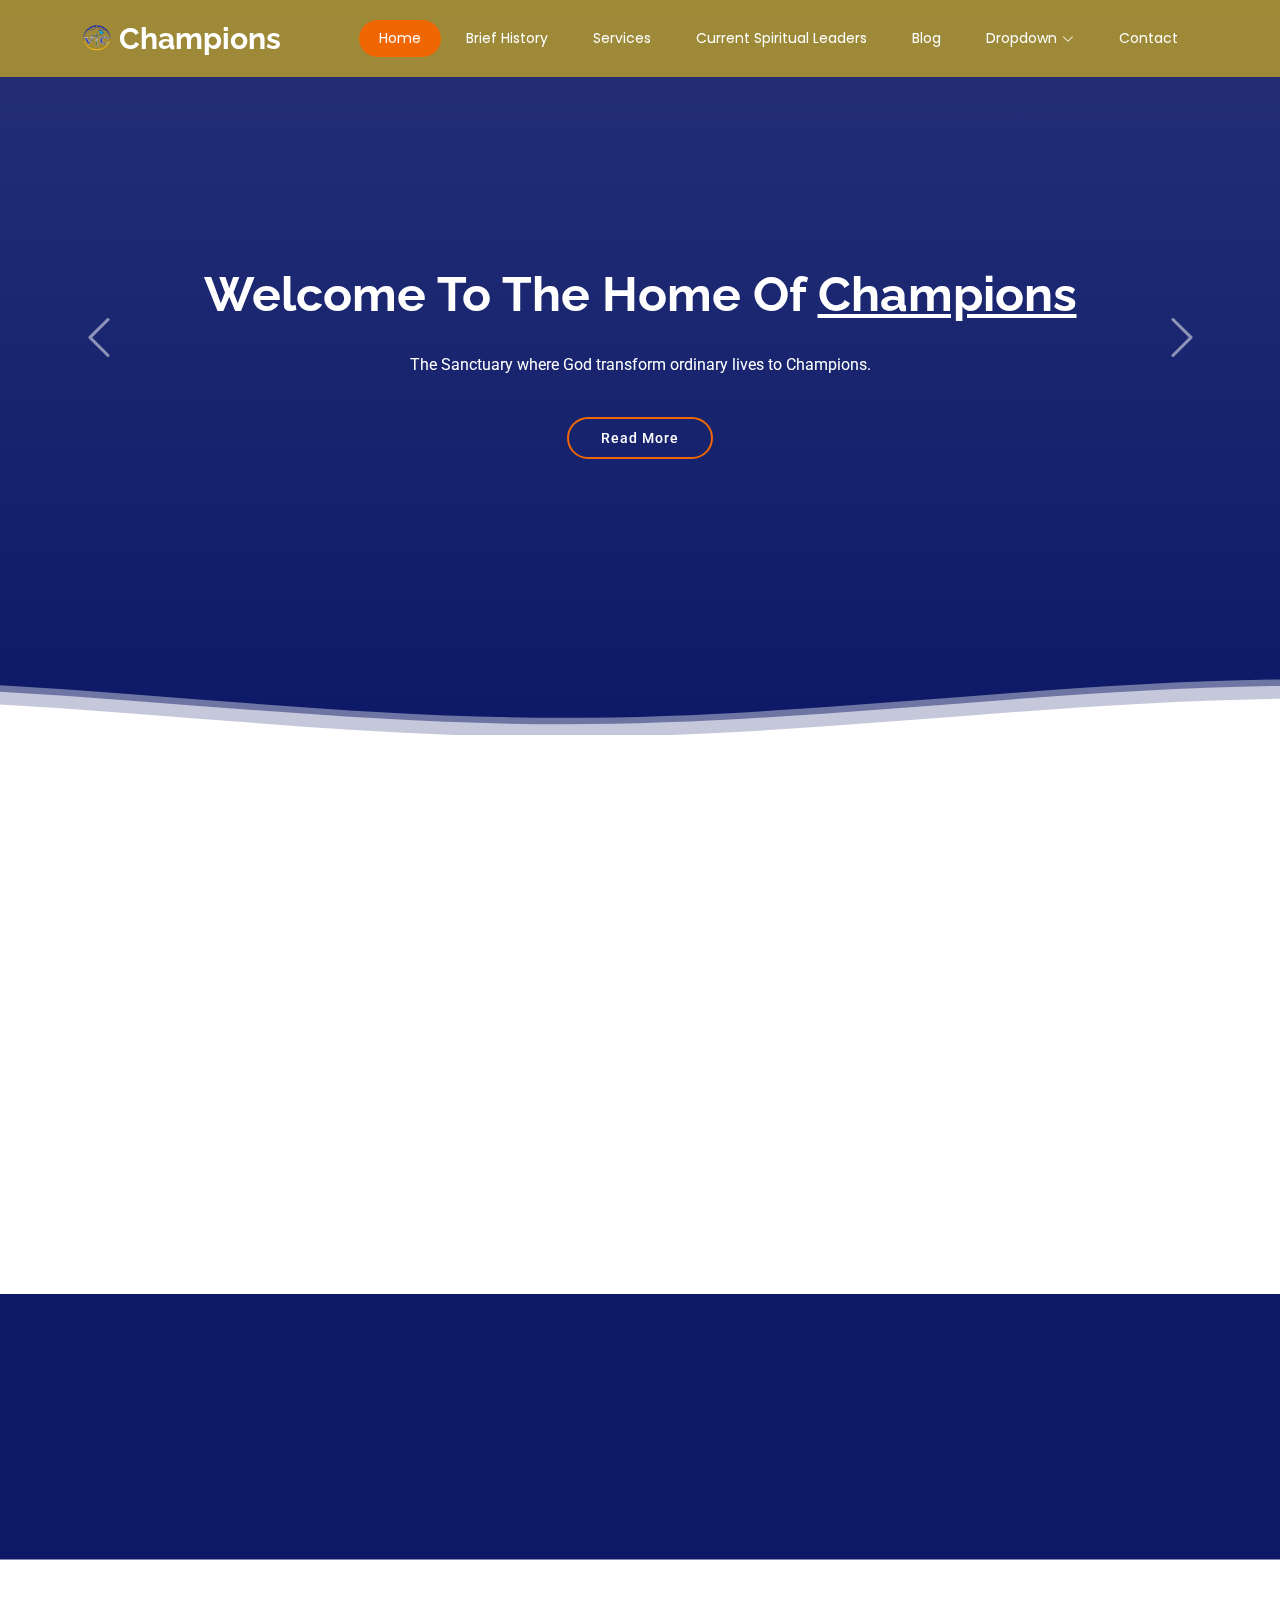
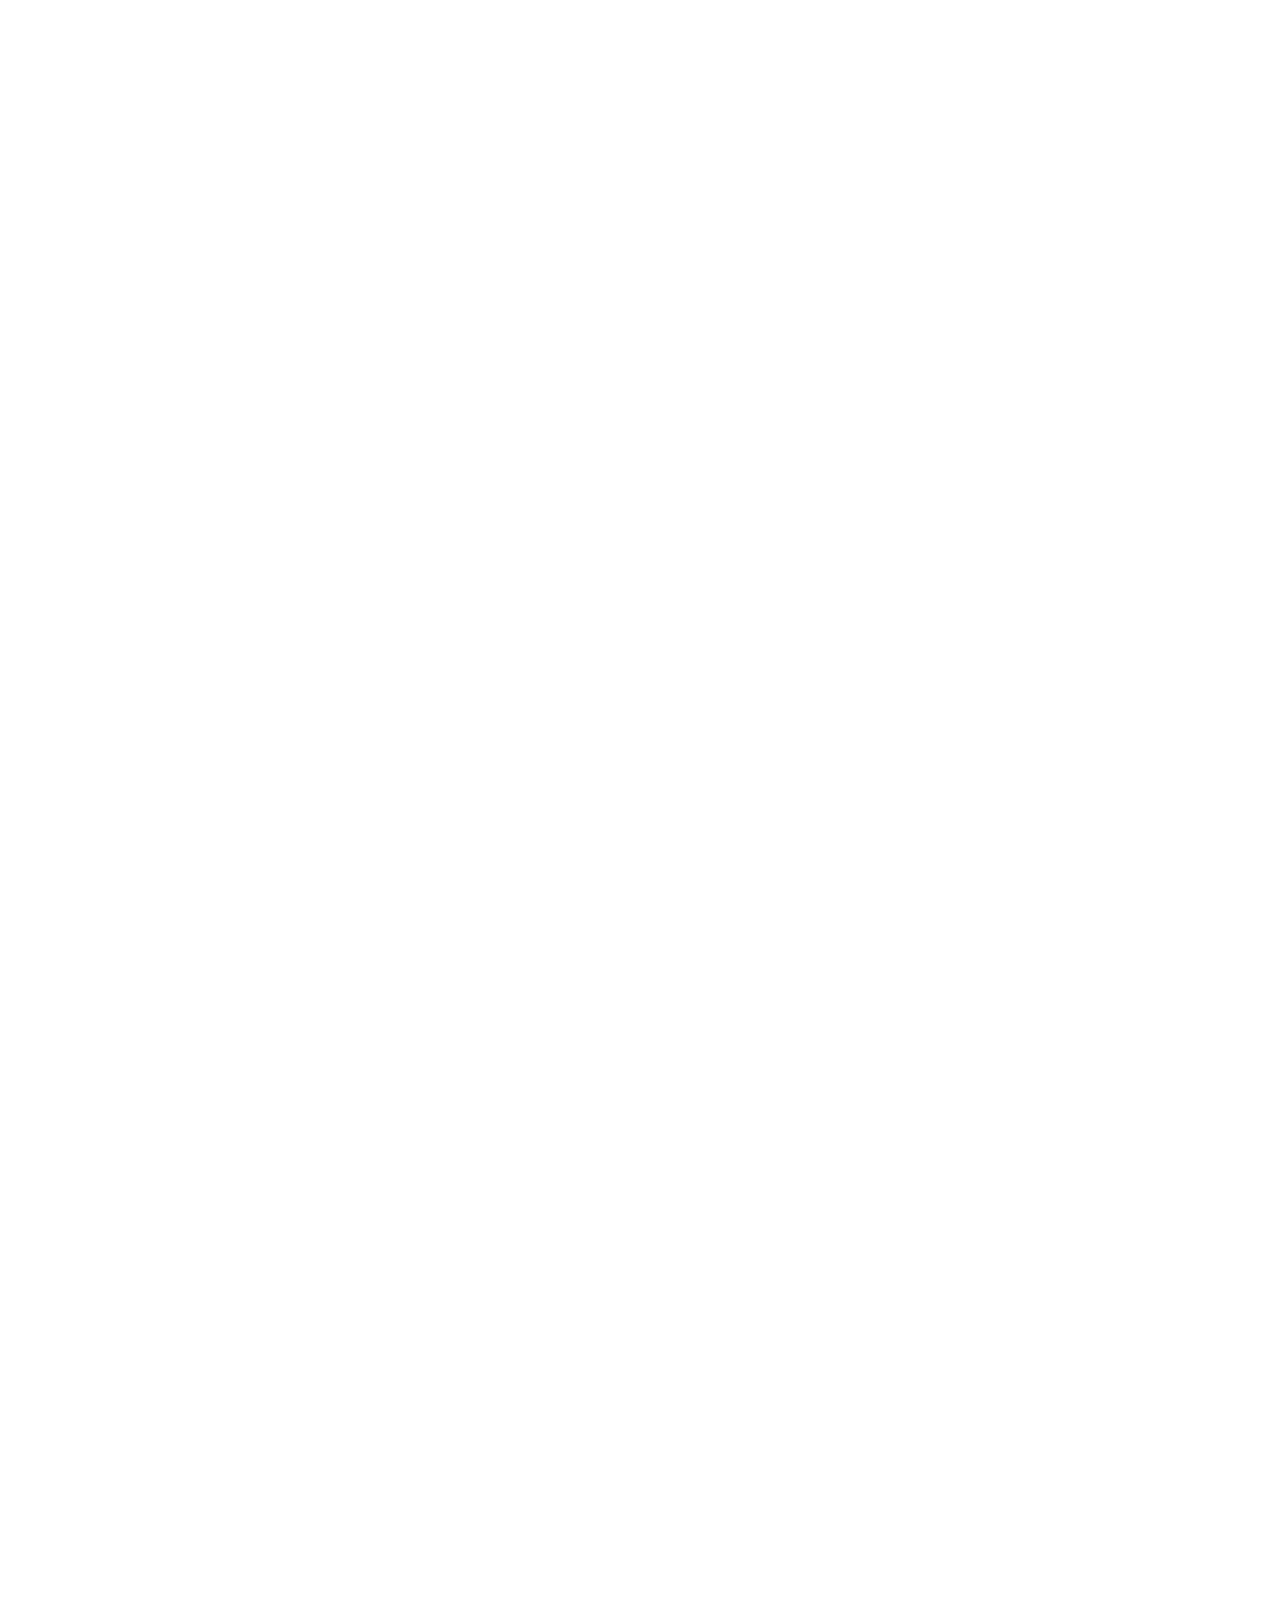
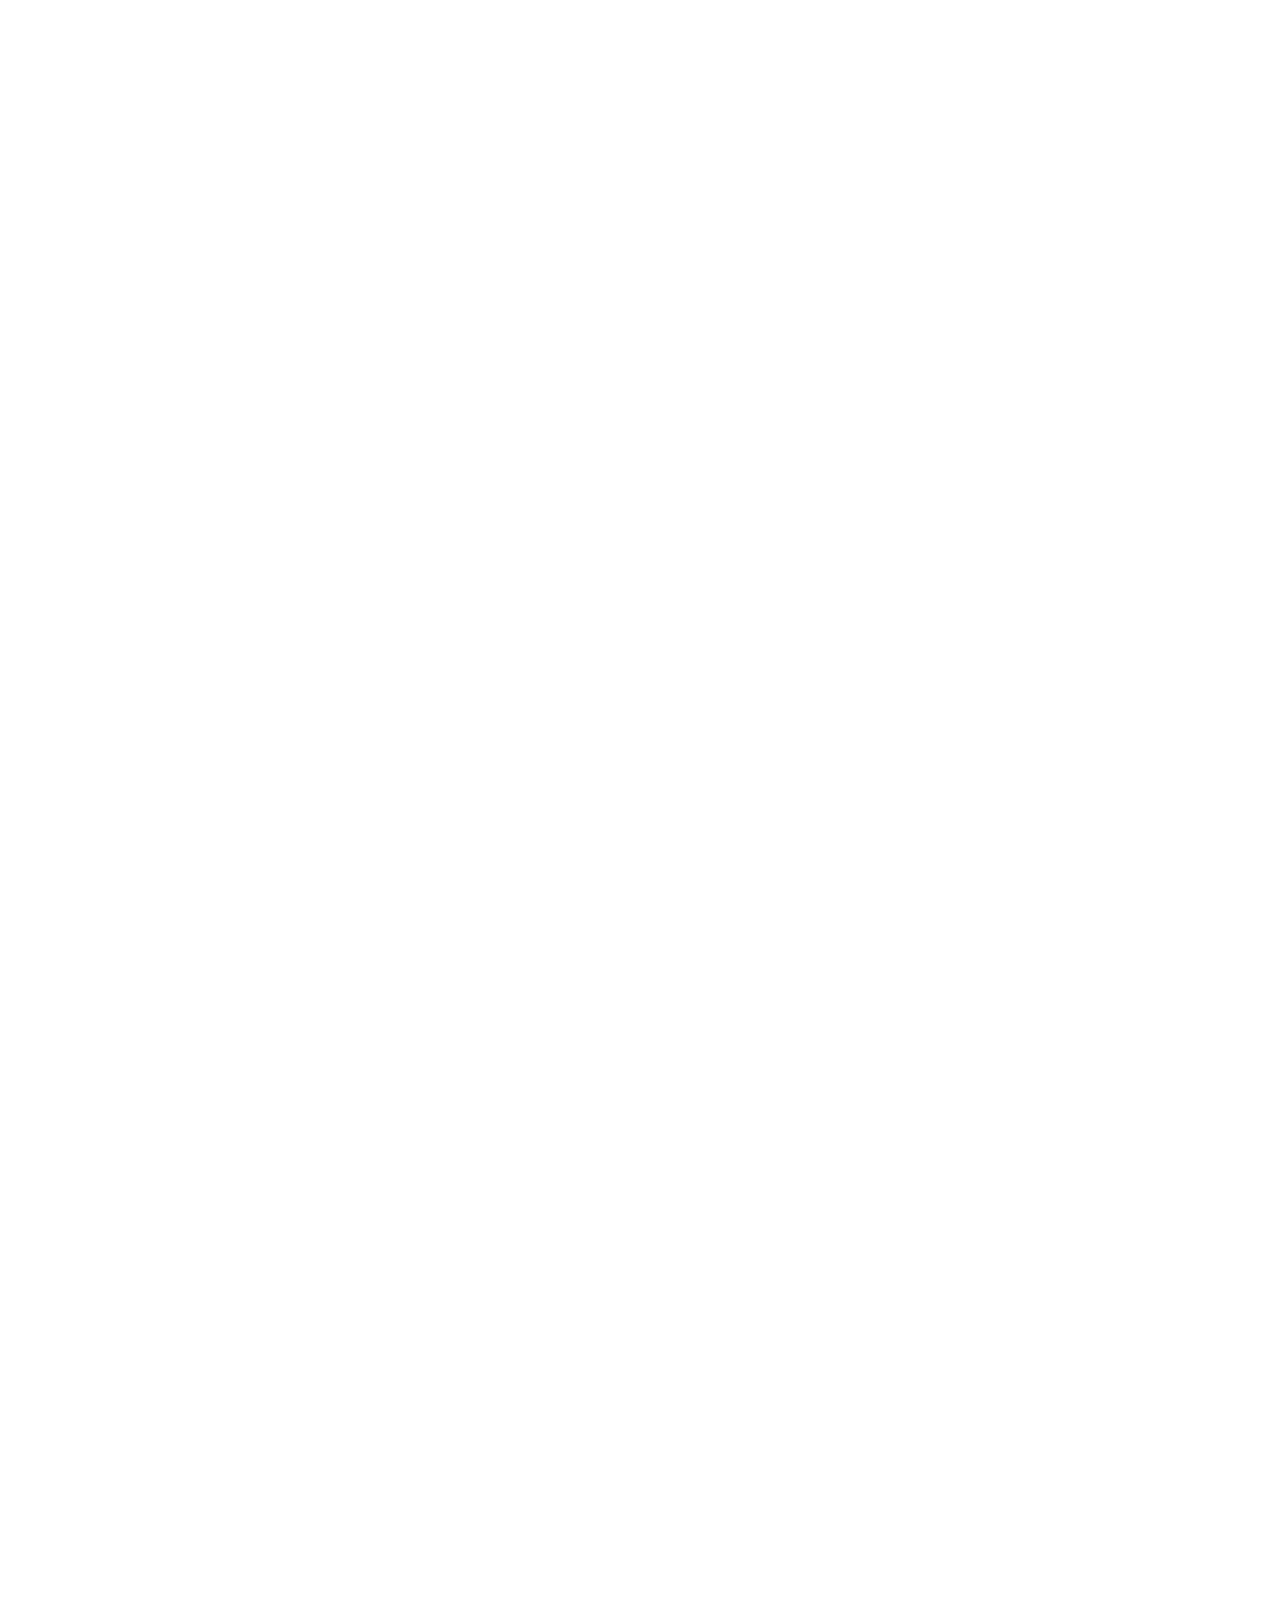
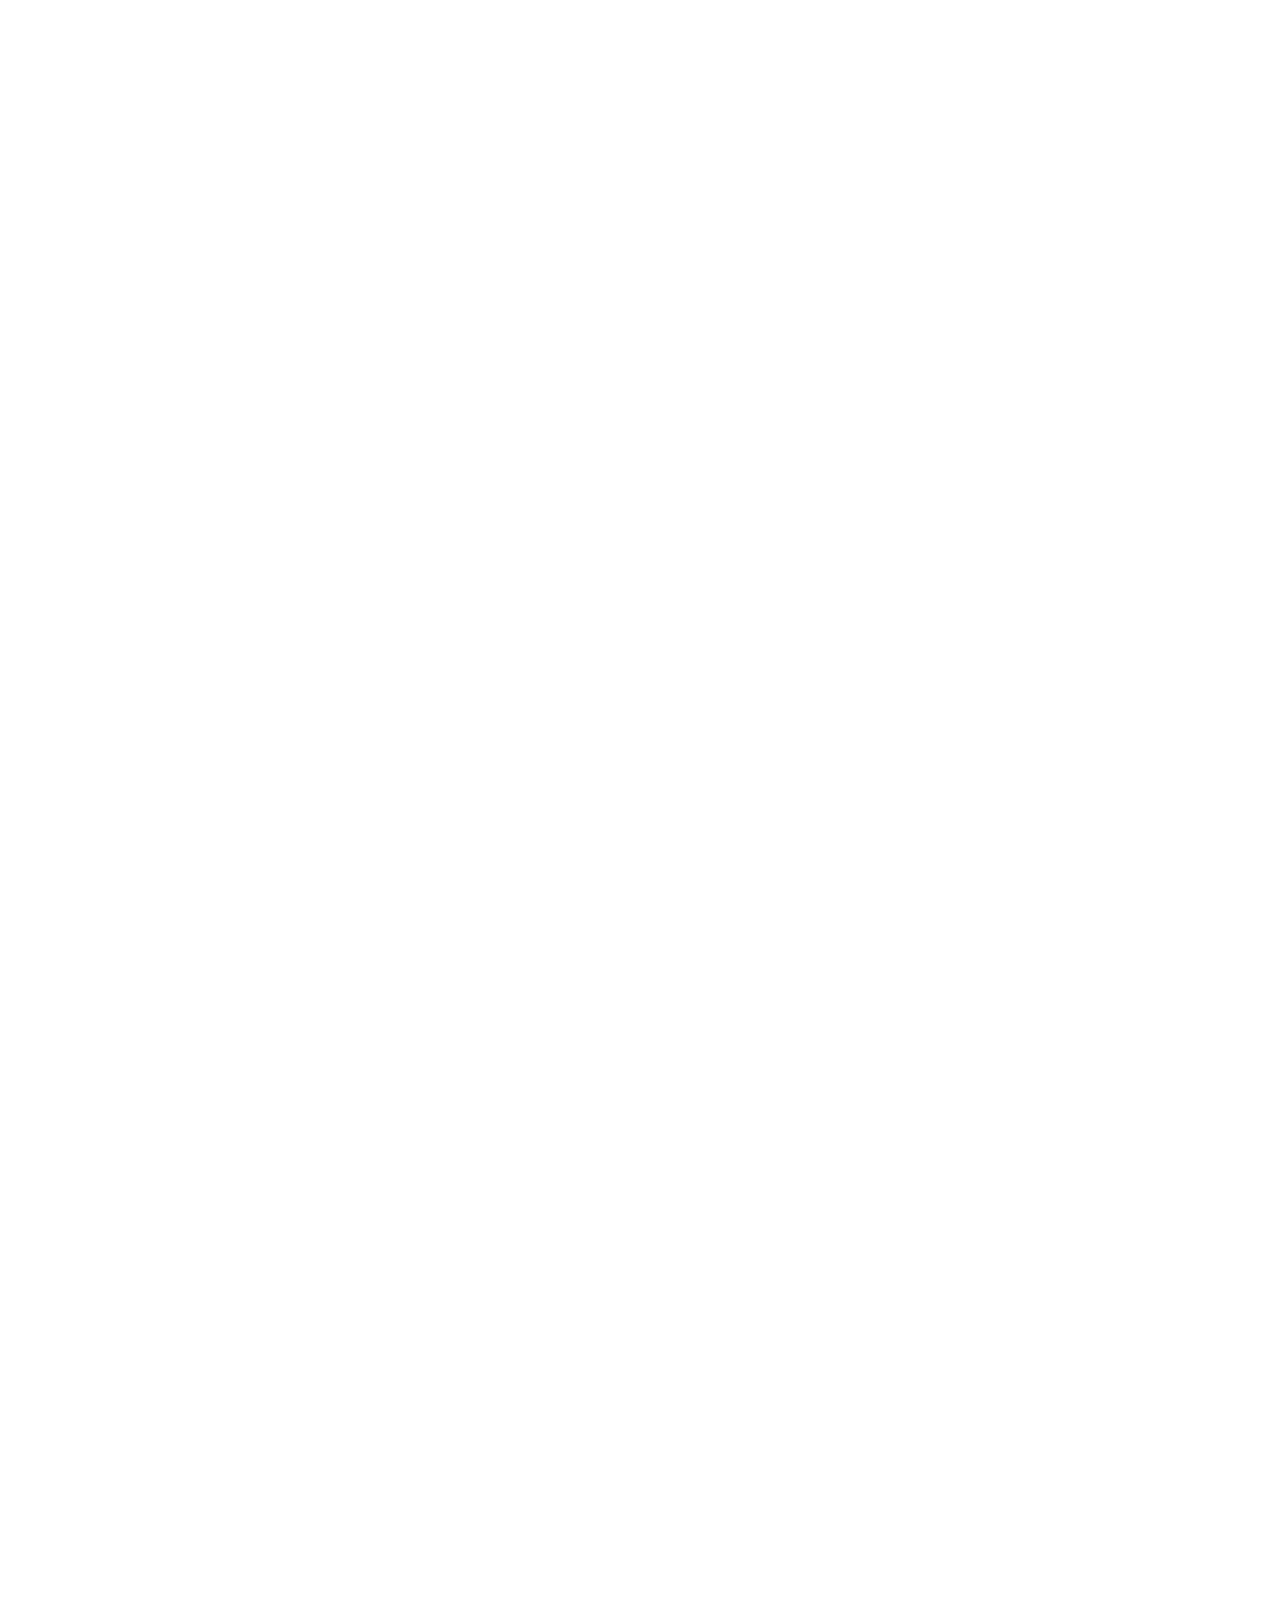
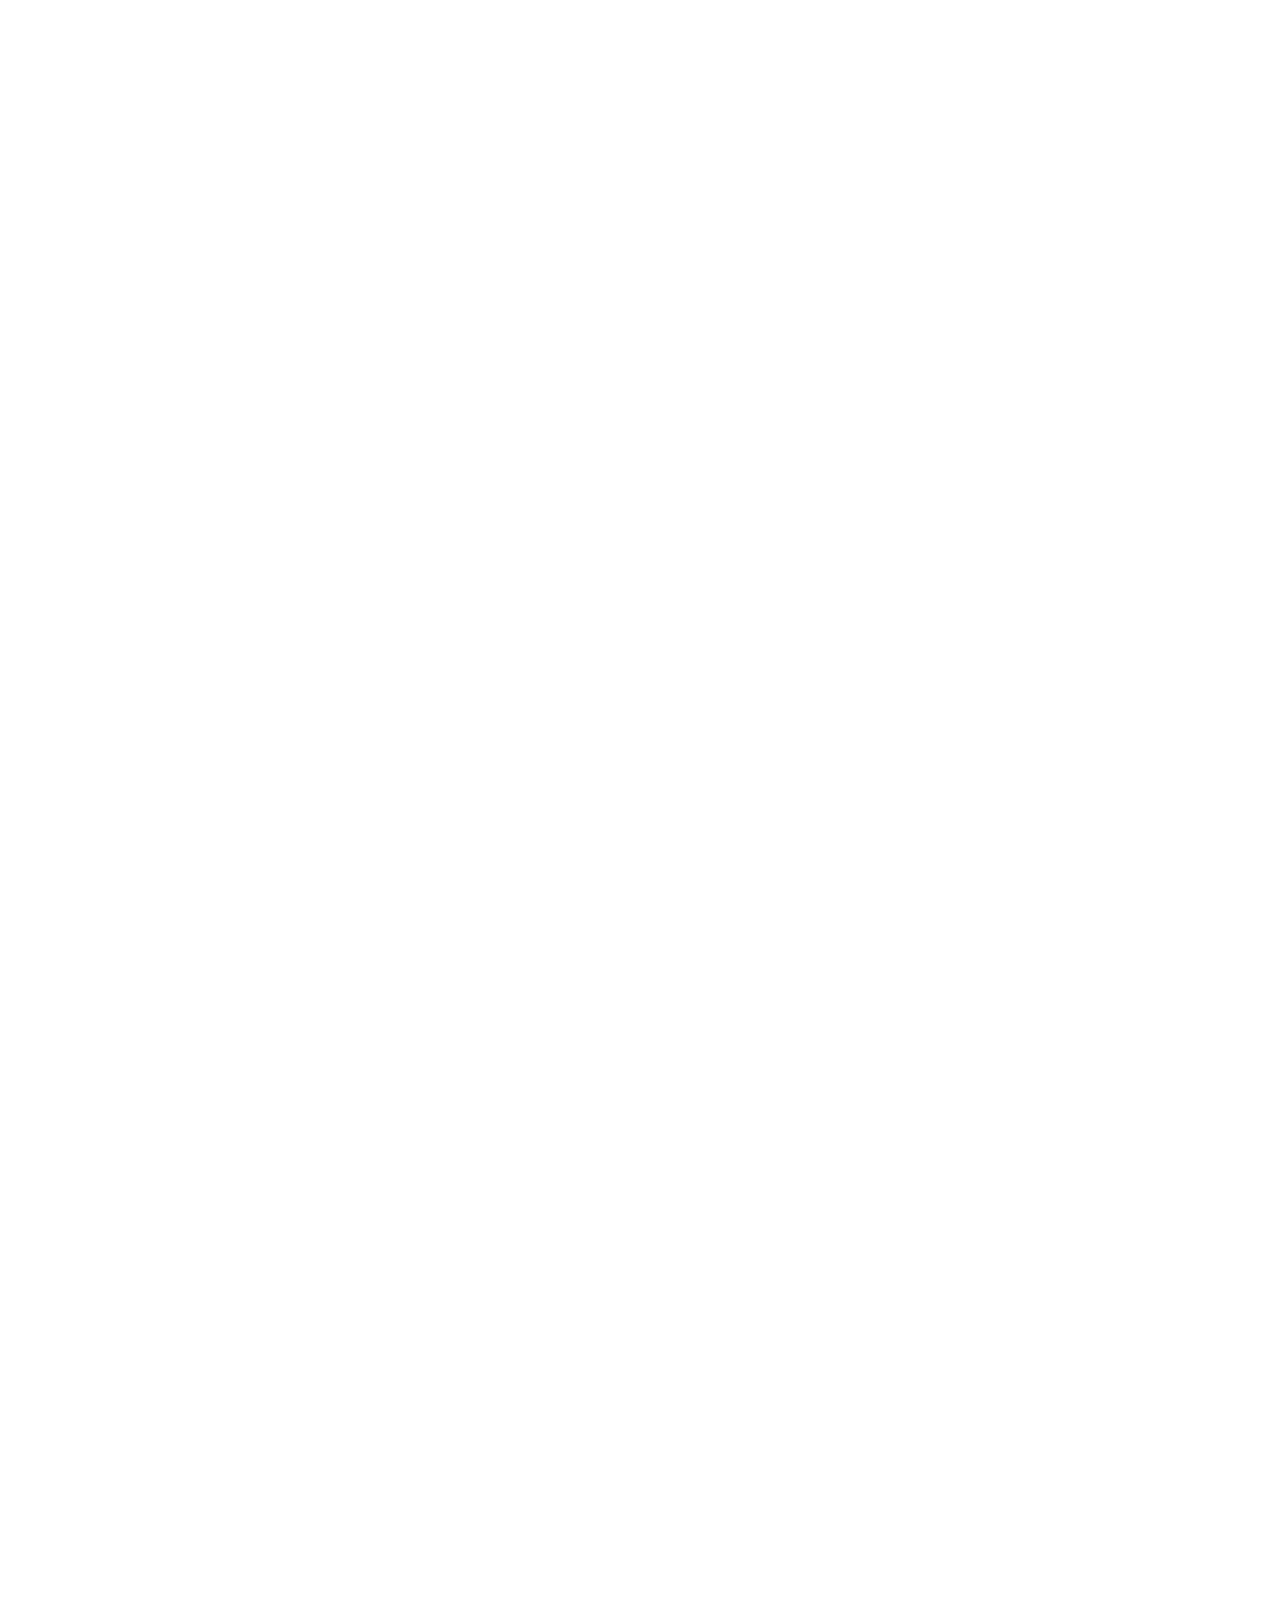
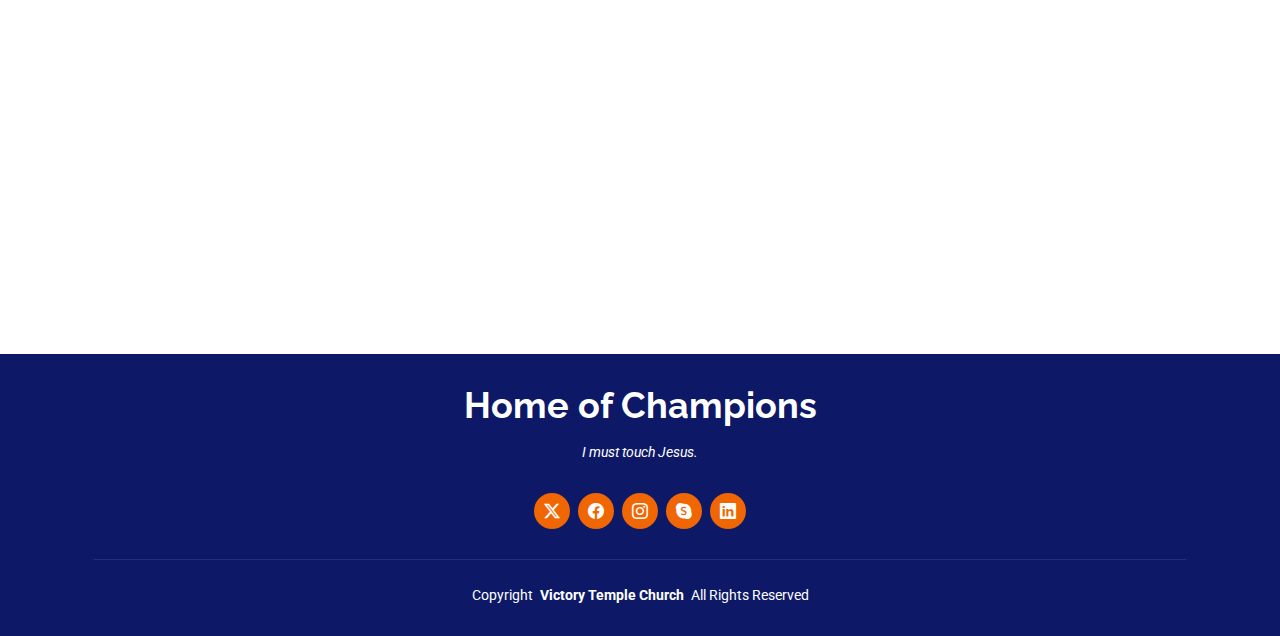
<file: index.html>
<!DOCTYPE html>
<html lang="en">

<head>
  <meta charset="utf-8">
  <meta content="width=device-width, initial-scale=1.0" name="viewport">
  <title>Victory! Home Of Champions </title>
  <meta name="description" content="">
  <meta name="keywords" content="">

  <!-- Favicons -->
  <link href="assets/img/VTC NEW LOGO(1).png" rel="icon">
  <link href="assets/img/apple-touch-icon.png" rel="apple-touch-icon">

  <!-- Fonts -->
  <link href="https://fonts.googleapis.com" rel="preconnect">
  <link href="https://fonts.gstatic.com" rel="preconnect" crossorigin>
  <link href="https://fonts.googleapis.com/css2?family=Roboto:ital,wght@0,100;0,300;0,400;0,500;0,700;0,900;1,100;1,300;1,400;1,500;1,700;1,900&family=Poppins:ital,wght@0,100;0,200;0,300;0,400;0,500;0,600;0,700;0,800;0,900;1,100;1,200;1,300;1,400;1,500;1,600;1,700;1,800;1,900&family=Raleway:ital,wght@0,100;0,200;0,300;0,400;0,500;0,600;0,700;0,800;0,900;1,100;1,200;1,300;1,400;1,500;1,600;1,700;1,800;1,900&display=swap" rel="stylesheet">

  <!-- Vendor CSS Files -->
  <link href="assets/vendor/bootstrap/css/bootstrap.min.css" rel="stylesheet">
  <link href="assets/vendor/bootstrap-icons/bootstrap-icons.css" rel="stylesheet">
  <link href="assets/vendor/aos/aos.css" rel="stylesheet">
  <link href="assets/vendor/animate.css/animate.min.css" rel="stylesheet">
  <link href="assets/vendor/glightbox/css/glightbox.min.css" rel="stylesheet">
  <link href="assets/vendor/swiper/swiper-bundle.min.css" rel="stylesheet">
  <link href="assets/css/style.css" rel="stylesheet">
  

  <!-- Main CSS File -->
  <link href="assets/css/main.css" rel="stylesheet">

 
</head>

<body class="index-page">

  <header id="header" class="header d-flex align-items-center fixed-top">
    <div class="container-fluid container-xl position-relative d-flex align-items-center justify-content-between">

      <a href="index.html" class="logo d-flex align-items-center">
        <img src="VTC NEW LOGO.png" alt="logo" id="churchlogo">
        <!-- Uncomment the line below if you also wish to use an image logo -->
        <!-- <img src="assets/img/logo.png" alt=""> -->
        <h1 class="sitename">Champions</h1>
      </a>

      <nav id="navmenu" class="navmenu">
        <ul>
          <li><a href="#hero" class="active">Home</a></li>
          <li><a href="#about">Brief History</a></li>
          <li><a href="#services">Services</a></li>
          <!-- <li><a href="#portfolio">Portfolio</a></li> -->
          <li><a href="#team">Current Spiritual Leaders</a></li>
          <li><a href="blog.html">Blog</a></li>
          <li class="dropdown"><a href="#"><span>Dropdown</span> <i class="bi bi-chevron-down toggle-dropdown"></i></a>
            <ul>
              <li><a href="#">Dropdown 1</a></li>
              <li class="dropdown"><a href="#"><span>Deep Dropdown</span> <i class="bi bi-chevron-down toggle-dropdown"></i></a>
                <ul>
                  <li><a href="#">Deep Dropdown 1</a></li>
                  <li><a href="#">Deep Dropdown 2</a></li>
                  <li><a href="#">Deep Dropdown 3</a></li>
                  <li><a href="#">Deep Dropdown 4</a></li>
                  <li><a href="#">Deep Dropdown 5</a></li>
                </ul>
              </li>
              <li><a href="#">Dropdown 2</a></li>
              <li><a href="#">Dropdown 3</a></li>
              <li><a href="#">Dropdown 4</a></li>
            </ul>
          </li>
          <li><a href="#contact">Contact</a></li>
        </ul>
        <i class="mobile-nav-toggle d-xl-none bi bi-list"></i>
      </nav>

    </div>
  </header>

  <main class="main">

    <!-- Hero Section -->
    <section id="hero" class="hero section dark-background">

      <div id="hero-carousel" data-bs-interval="5000" class="container carousel carousel-fade" data-bs-ride="carousel">

        <!-- Slide 1 -->
        <div class="carousel-item active">
          <div class="carousel-container">
            <h2 class="animate__animated animate__fadeInDown">Welcome To The Home Of <span>Champions</span></h2>
            <p class="animate__animated animate__fadeInUp">The Sanctuary where God transform ordinary lives to Champions.</p>  
            <a href="#about" class="btn-get-started animate__animated animate__fadeInUp scrollto">Read More</a>
          </div>
        </div>

        <!-- Slide 2 -->
        <div class="carousel-item">
          <div class="carousel-container">
            <h2 class="animate__animated animate__fadeInDown">Welcome To Victory Gospel Hour</h2>
            <p class="animate__animated animate__fadeInUp"> You are welcome the home of Champions.</p>
            <a href="#about" class="btn-get-started animate__animated animate__fadeInUp scrollto">Read More</a>
          </div>
        </div>

        <!-- Slide 3 -->
        <div class="carousel-item">
          <div class="carousel-container">
            <h2 class="animate__animated animate__fadeInDown">Are You Both Spiritual & Physical Champion?</h2>
            <p class="animate__animated animate__fadeInUp">The world is not ordinary empower yourself both spiritually & physically.</p>
            <a href="#about" class="btn-get-started animate__animated animate__fadeInUp scrollto">Read More</a>
          </div>
        </div>

        <a class="carousel-control-prev" href="#hero-carousel" role="button" data-bs-slide="prev">
          <span class="carousel-control-prev-icon bi bi-chevron-left" aria-hidden="true"></span>
        </a>

        <a class="carousel-control-next" href="#hero-carousel" role="button" data-bs-slide="next">
          <span class="carousel-control-next-icon bi bi-chevron-right" aria-hidden="true"></span>
        </a>

      </div>

      <svg class="hero-waves" xmlns="http://www.w3.org/2000/svg" xmlns:xlink="http://www.w3.org/1999/xlink" viewBox="0 24 150 28 " preserveAspectRatio="none">
        <defs>
          <path id="wave-path" d="M-160 44c30 0 58-18 88-18s 58 18 88 18 58-18 88-18 58 18 88 18 v44h-352z"></path>
        </defs>
        <g class="wave1">
          <use xlink:href="#wave-path" x="50" y="3"></use>
        </g>
        <g class="wave2">
          <use xlink:href="#wave-path" x="50" y="0"></use>
        </g>
        <g class="wave3">
          <use xlink:href="#wave-path" x="50" y="9"></use>
        </g>
      </svg>

    </section><!-- /Hero Section -->

    <!-- About Section -->
    <section id="about" class="about section">

      <!-- Section Title -->
      <div class="container section-title" data-aos="fade-up">
        <h2>History</h2>
        <p>Founding</p>
      </div><!-- End Section Title -->

      <div class="container">

        <div class="row gy-4">

          <div class="col-lg-6 content" data-aos="fade-up" data-aos-delay="100">
            <p>
              Victory Temple Church is a Non Denominational Church founded in November 1980 by the the late Rt. Rev. Alfred G. Reeves.
              The Church is located in the populated Red-Light District, the heart of the city of Paynesville, Liberia West Africa.
              While on a spiritual retreat in late 1978, Bishop Reeves recorded that the Lord impressed in his spirit to start a
              congregation in that city. He began having prayer services in his home and after several months, the people outgrew his
              living room and he then constructed a chapel which he called the “Victory Chapel”. After two years, the congregation
              again outgrew the chapel and construction began for a larger upstairs sanctuary and by November 1982, the congregation
              moved to the Sanctuary now known as the Victory Temple. For more than 40 years, the church has been a historic landmark
              in the Republic of Liberia and remains a beacon of spiritual hope for the nation and its people.
            </p>
            <!-- <ul>
              <li><i class="bi bi-check2-circle"></i> <span>Ullamco laboris nisi ut aliquip ex ea commodo consequat.</span></li>
              <li><i class="bi bi-check2-circle"></i> <span>Duis aute irure dolor in reprehenderit in voluptate velit.</span></li>
              <li><i class="bi bi-check2-circle"></i> <span>Ullamco laboris nisi ut aliquip ex ea commodo</span></li>
            </ul> -->
          </div>

          <!-- <div class="col-lg-6" data-aos="fade-up" data-aos-delay="200">
            <p>Ullamco laboris nisi ut aliquip ex ea commodo consequat. Duis aute irure dolor in reprehenderit in voluptate velit esse cillum dolore eu fugiat nulla pariatur. Excepteur sint occaecat cupidatat non proident, sunt in culpa qui officia deserunt mollit anim id est laborum. </p>
            <a href="#" class="read-more"><span>Read More</span><i class="bi bi-arrow-right"></i></a>
          </div> -->

        </div>

      </div>

    </section><!-- /About Section -->

    <!-- /Features Section -->

    <!-- Call To Action Section -->
    <section id="call-to-action" class="call-to-action section dark-background">

      <div class="container">

        <div class="row" data-aos="zoom-in" data-aos-delay="100">
          <div class="col-xl-9 text-center text-xl-start">
            <h3>Call To Action</h3>
            <p>Duis aute irure dolor in reprehenderit in voluptate velit esse cillum dolore eu fugiat nulla pariatur. Excepteur sint occaecat cupidatat non proident, sunt in culpa qui officia deserunt mollit anim id est laborum.</p>
          </div>
          <div class="col-xl-3 cta-btn-container text-center">
            <a class="cta-btn align-middle" href="#">Call To Action</a>
          </div>
        </div>

      </div>

    </section><!-- /Call To Action Section -->

    <!-- Services Section -->
    <section id="services" class="services section">

      <!-- Section Title -->
      <div class="container section-title" data-aos="fade-up">
        <h2>Services</h2>
        <p>What we do offer</p>
      </div><!-- End Section Title -->

      <div class="container">

        <div class="row gy-4">

          <div class="col-lg-4 col-md-6" data-aos="fade-up" data-aos-delay="100">
            <div class="service-item  position-relative">
              <div class="icon">
                <i class="bi bi-cash-stack" style="color: #0dcaf0;"></i>
              </div>
              <a href="service-details.html" class="stretched-link">
                <h3>Teenage counselling</h3>
              </a>
              <p>Provident nihil minus qui consequatur non omnis maiores. Eos accusantium minus dolores iure perferendis tempore et consequatur.</p>
            </div>
          </div><!-- End Service Item -->

          <div class="col-lg-4 col-md-6" data-aos="fade-up" data-aos-delay="200">
            <div class="service-item position-relative">
              <div class="icon">
                <i class="bi bi-calendar4-week" style="color: #fd7e14;"></i>
              </div>
              <a href="service-details.html" class="stretched-link">
                <h3>Marital counselling</h3>
              </a>
              <p>Ut autem aut autem non a. Sint sint sit facilis nam iusto sint. Libero corrupti neque eum hic non ut nesciunt dolorem.</p>
            </div>
          </div><!-- End Service Item -->

          <div class="col-lg-4 col-md-6" data-aos="fade-up" data-aos-delay="300">
            <div class="service-item position-relative">
              <div class="icon">
                <i class="bi bi-chat-text" style="color: #20c997;"></i>
              </div>
              <a href="service-details.html" class="stretched-link">
                <h3>Youth camp</h3>
              </a>
              <p>Ut excepturi voluptatem nisi sed. Quidem fuga consequatur. Minus ea aut. Vel qui id voluptas adipisci eos earum corrupti.</p>
            </div>
          </div><!-- End Service Item -->

          <div class="col-lg-4 col-md-6" data-aos="fade-up" data-aos-delay="400">
            <div class="service-item position-relative">
              <div class="icon">
                <i class="bi bi-credit-card-2-front" style="color: #df1529;"></i>
              </div>
              <a href="service-details.html" class="stretched-link">
                <h3>children training</h3>
              </a>
              <p>Non et temporibus minus omnis sed dolor esse consequatur. Cupiditate sed error ea fuga sit provident adipisci neque.</p>
            </div>
          </div><!-- End Service Item -->

          <div class="col-lg-4 col-md-6" data-aos="fade-up" data-aos-delay="500">
            <div class="service-item position-relative">
              <div class="icon">
                <i class="bi bi-globe" style="color: #6610f2;"></i>
              </div>
              <a href="service-details.html" class="stretched-link">
                <h3>Professional work Mentorship</h3>
              </a>
              <p>Cumque et suscipit saepe. Est maiores autem enim facilis ut aut ipsam corporis aut. Sed animi at autem alias eius labore.</p>
            </div>
          </div><!-- End Service Item -->

          <div class="col-lg-4 col-md-6" data-aos="fade-up" data-aos-delay="600">
            <div class="service-item position-relative">
              <div class="icon">
                <i class="bi bi-clock" style="color: #f3268c;"></i>
              </div>
              <a href="service-details.html" class="stretched-link">
                <h3>Dolori Architecto</h3>
              </a>
              <p>Hic molestias ea quibusdam eos. Fugiat enim doloremque aut neque non et debitis iure. Corrupti recusandae ducimus enim.</p>
            </div>
          </div><!-- End Service Item -->

        </div>

      </div>

    </section><!-- /Services Section -->

    <!-- Gallery Section -->
    <section id="portfolio" class="portfolio section">

      <!-- Section Title -->
      <div class="container section-title" data-aos="fade-up">
        <h2>Gallery</h2>
        <p>Cool Pictures of Champions</p>
      </div><!-- End Section Title -->

      <div class="container">

        <div class="isotope-layout" data-default-filter="*" data-layout="masonry" data-sort="original-order">

          <ul class="portfolio-filters isotope-filters" data-aos="fade-up" data-aos-delay="100">
            <li data-filter="*" class="filter-active">All</li>
            <li data-filter=".filter-app">App</li>
            <li data-filter=".filter-product">Card</li>
            <li data-filter=".filter-branding">Web</li>
          </ul><!-- End Portfolio Filters -->

          <div class="row gy-4 isotope-container" data-aos="fade-up" data-aos-delay="200">

            <div class="col-lg-4 col-md-6 portfolio-item isotope-item filter-app">
              <img src="assets/img/masonry-portfolio/women.jpg" class="img-fluid" alt="">
              <div class="portfolio-info">
                <h4>App 1</h4>
                <p>Lorem ipsum, dolor sit</p>
                <a href="assets/img/masonry-portfolio/elders.jpg" title="App 1" data-gallery="portfolio-gallery-app" class="glightbox preview-link"><i class="bi bi-zoom-in"></i></a>
                <a href="portfolio-details.html" title="More Details" class="details-link"><i class="bi bi-link-45deg"></i></a>
              </div>
            </div><!-- End Portfolio Item -->

            <div class="col-lg-4 col-md-6 portfolio-item isotope-item filter-product">
              <img src="assets/img/masonry-portfolio/media director.jpg" class="img-fluid" alt="">
              <div class="portfolio-info">
                <h4>Product 1</h4>
                <p>Lorem ipsum, dolor sit</p>
                <a href="assets/img/masonry-portfolio/members1.jpg" title="Product 1" data-gallery="portfolio-gallery-product" class="glightbox preview-link"><i class="bi bi-zoom-in"></i></a>
                <a href="portfolio-details.html" title="More Details" class="details-link"><i class="bi bi-link-45deg"></i></a>
              </div>
            </div><!-- End Portfolio Item -->

            <div class="col-lg-4 col-md-6 portfolio-item isotope-item filter-branding">
              <img src="assets/img/masonry-portfolio/prayer_pastors.jpg" class="img-fluid" alt="">
              <div class="portfolio-info">
                <h4>Branding 1</h4>
                <p>Lorem ipsum, dolor sit</p>
                <a href="assets/img/masonry-portfolio/father.jpg" title="Branding 1" data-gallery="portfolio-gallery-branding" class="glightbox preview-link"><i class="bi bi-zoom-in"></i></a>
                <a href="portfolio-details.html" title="More Details" class="details-link"><i class="bi bi-link-45deg"></i></a>
              </div>
            </div><!-- End Portfolio Item -->

            <div class="col-lg-4 col-md-6 portfolio-item isotope-item filter-app">
              <img src="assets/img/masonry-portfolio/men.jpg" class="img-fluid" alt="">
              <div class="portfolio-info">
                <h4>App 2</h4>
                <p>Lorem ipsum, dolor sit</p>
                <a href="assets/img/masonry-portfolio/women.jpg" title="App 2" data-gallery="portfolio-gallery-app" class="glightbox preview-link"><i class="bi bi-zoom-in"></i></a>
                <a href="portfolio-details.html" title="More Details" class="details-link"><i class="bi bi-link-45deg"></i></a>
              </div>
            </div><!-- End Portfolio Item -->

            <div class="col-lg-4 col-md-6 portfolio-item isotope-item filter-product">
              <img src="assets/img/masonry-portfolio/children.jpg" class="img-fluid" alt="">
              <div class="portfolio-info">
                <h4>Product 2</h4>
                <p>Lorem ipsum, dolor sit</p>
                <a href="assets/img/masonry-portfolio/children.jpg" title="Product 2" data-gallery="portfolio-gallery-product" class="glightbox preview-link"><i class="bi bi-zoom-in"></i></a>
                <a href="portfolio-details.html" title="More Details" class="details-link"><i class="bi bi-link-45deg"></i></a>
              </div>
            </div><!-- End Portfolio Item -->

            <div class="col-lg-4 col-md-6 portfolio-item isotope-item filter-branding">
              <img src="assets/img/masonry-portfolio/youth.jpg" class="img-fluid" alt="">
              <div class="portfolio-info">
                <h4>Branding 2</h4>
                <p>Lorem ipsum, dolor sit</p>
                <a href="assets/img/masonry-portfolio/youth2.jpg" title="Branding 2" data-gallery="portfolio-gallery-branding" class="glightbox preview-link"><i class="bi bi-zoom-in"></i></a>
                <a href="portfolio-details.html" title="More Details" class="details-link"><i class="bi bi-link-45deg"></i></a>
              </div>
            </div><!-- End Portfolio Item -->

            <div class="col-lg-4 col-md-6 portfolio-item isotope-item filter-app">
              <img src="assets/img/masonry-portfolio/elders2.jpg" class="img-fluid" alt="">
              <div class="portfolio-info">
                <h4>App 3</h4>
                <p>Lorem ipsum, dolor sit</p>
                <a href="assets/img/masonry-portfolio/members2.jpg" title="App 3" data-gallery="portfolio-gallery-app" class="glightbox preview-link"><i class="bi bi-zoom-in"></i></a>
                <a href="portfolio-details.html" title="More Details" class="details-link"><i class="bi bi-link-45deg"></i></a>
              </div>
            </div><!-- End Portfolio Item -->

            <div class="col-lg-4 col-md-6 portfolio-item isotope-item filter-product">
              <img src="assets/img/masonry-portfolio/children.jpg" class="img-fluid" alt="">
              <div class="portfolio-info">
                <h4>Product 3</h4>
                <p>Lorem ipsum, dolor sit</p>
                <a href="assets/img/masonry-portfolio/father.jpg" title="Product 3" data-gallery="portfolio-gallery-product" class="glightbox preview-link"><i class="bi bi-zoom-in"></i></a>
                <a href="portfolio-details.html" title="More Details" class="details-link"><i class="bi bi-link-45deg"></i></a>
              </div>
            </div><!-- End Portfolio Item -->

            <div class="col-lg-4 col-md-6 portfolio-item isotope-item filter-branding">
              <img src="assets/img/masonry-portfolio/mother.jpg" class="img-fluid" alt="">
              <div class="portfolio-info">
                <h4>Branding 3</h4>
                <p>Lorem ipsum, dolor sit</p>
                <a href="assets/img/masonry-portfolio/masonry-portfolio-9.jpg" title="Branding 2" data-gallery="portfolio-gallery-branding" class="glightbox preview-link"><i class="bi bi-zoom-in"></i></a>
                <a href="portfolio-details.html" title="More Details" class="details-link"><i class="bi bi-link-45deg"></i></a>
              </div>
            </div><!-- End Portfolio Item -->

          </div><!-- End Portfolio Container -->

        </div>

      </div>

    </section><!-- /Portfolio Section -->

    <!-- Testimonials Section -->
    <section id="testimonials" class="testimonials section">

      <!-- Section Title -->
      <div class="container section-title" data-aos="fade-up">
        <h2>Testimonials</h2>
        <p>What they are saying about us</p>
      </div><!-- End Section Title -->

      <div class="container" data-aos="fade-up" data-aos-delay="100">

        <div class="swiper init-swiper">
          <script type="application/json" class="swiper-config">
            {
              "loop": true,
              "speed": 600,
              "autoplay": {
                "delay": 5000
              },
              "slidesPerView": "auto",
              "pagination": {
                "el": ".swiper-pagination",
                "type": "bullets",
                "clickable": true
              },
              "breakpoints": {
                "320": {
                  "slidesPerView": 1,
                  "spaceBetween": 40
                },
                "1200": {
                  "slidesPerView": 3,
                  "spaceBetween": 10
                }
              }
            }
          </script>
          <div class="swiper-wrapper">

            <div class="swiper-slide">
              <div class="testimonial-item">
                <img src="assets/img/testimonials/testimonials-1.jpg" class="testimonial-img" alt="">
                <h3>Saul Goodman</h3>
                <h4>Ceo &amp; Founder</h4>
                <div class="stars">
                  <i class="bi bi-star-fill"></i><i class="bi bi-star-fill"></i><i class="bi bi-star-fill"></i><i class="bi bi-star-fill"></i><i class="bi bi-star-fill"></i>
                </div>
                <p>
                  <i class="bi bi-quote quote-icon-left"></i>
                  <span>Proin iaculis purus consequat sem cure digni ssim donec porttitora entum suscipit rhoncus. Accusantium quam, ultricies eget id, aliquam eget nibh et. Maecen aliquam, risus at semper.</span>
                  <i class="bi bi-quote quote-icon-right"></i>
                </p>
              </div>
            </div><!-- End testimonial item -->

            <div class="swiper-slide">
              <div class="testimonial-item">
                <img src="assets/img/testimonials/testimonials-2.jpg" class="testimonial-img" alt="">
                <h3>Sara Wilsson</h3>
                <h4>Designer</h4>
                <div class="stars">
                  <i class="bi bi-star-fill"></i><i class="bi bi-star-fill"></i><i class="bi bi-star-fill"></i><i class="bi bi-star-fill"></i><i class="bi bi-star-fill"></i>
                </div>
                <p>
                  <i class="bi bi-quote quote-icon-left"></i>
                  <span>Export tempor illum tamen malis malis eram quae irure esse labore quem cillum quid cillum eram malis quorum velit fore eram velit sunt aliqua noster fugiat irure amet legam anim culpa.</span>
                  <i class="bi bi-quote quote-icon-right"></i>
                </p>
              </div>
            </div><!-- End testimonial item -->

            <div class="swiper-slide">
              <div class="testimonial-item">
                <img src="assets/img/testimonials/testimonials-3.jpg" class="testimonial-img" alt="">
                <h3>Jena Karlis</h3>
                <h4>Store Owner</h4>
                <div class="stars">
                  <i class="bi bi-star-fill"></i><i class="bi bi-star-fill"></i><i class="bi bi-star-fill"></i><i class="bi bi-star-fill"></i><i class="bi bi-star-fill"></i>
                </div>
                <p>
                  <i class="bi bi-quote quote-icon-left"></i>
                  <span>Enim nisi quem export duis labore cillum quae magna enim sint quorum nulla quem veniam duis minim tempor labore quem eram duis noster aute amet eram fore quis sint minim.</span>
                  <i class="bi bi-quote quote-icon-right"></i>
                </p>
              </div>
            </div><!-- End testimonial item -->

            <div class="swiper-slide">
              <div class="testimonial-item">
                <img src="assets/img/testimonials/testimonials-4.jpg" class="testimonial-img" alt="">
                <h3>Matt Brandon</h3>
                <h4>Freelancer</h4>
                <div class="stars">
                  <i class="bi bi-star-fill"></i><i class="bi bi-star-fill"></i><i class="bi bi-star-fill"></i><i class="bi bi-star-fill"></i><i class="bi bi-star-fill"></i>
                </div>
                <p>
                  <i class="bi bi-quote quote-icon-left"></i>
                  <span>Fugiat enim eram quae cillum dolore dolor amet nulla culpa multos export minim fugiat minim velit minim dolor enim duis veniam ipsum anim magna sunt elit fore quem dolore labore illum veniam.</span>
                  <i class="bi bi-quote quote-icon-right"></i>
                </p>
              </div>
            </div><!-- End testimonial item -->

            <div class="swiper-slide">
              <div class="testimonial-item">
                <img src="assets/img/testimonials/testimonials-5.jpg" class="testimonial-img" alt="">
                <h3>John Larson</h3>
                <h4>Entrepreneur</h4>
                <div class="stars">
                  <i class="bi bi-star-fill"></i><i class="bi bi-star-fill"></i><i class="bi bi-star-fill"></i><i class="bi bi-star-fill"></i><i class="bi bi-star-fill"></i>
                </div>
                <p>
                  <i class="bi bi-quote quote-icon-left"></i>
                  <span>Quis quorum aliqua sint quem legam fore sunt eram irure aliqua veniam tempor noster veniam enim culpa labore duis sunt culpa nulla illum cillum fugiat legam esse veniam culpa fore nisi cillum quid.</span>
                  <i class="bi bi-quote quote-icon-right"></i>
                </p>
              </div>
            </div><!-- End testimonial item -->

          </div>
          <div class="swiper-pagination"></div>
        </div>

      </div>

    </section><!-- /Testimonials Section -->

   

    <!-- Faq Section -->
    <section id="faq" class="faq section">
      <!-- Section Title -->
      <div class="container section-title" data-aos="fade-up">
        <h2>Frequently Asked Questions</h2>
        <p>Frequently Asked Questions</p>
      </div><!-- End Section Title -->

      <div class="container" data-aos="fade-up">
        <div class="row">
          <div class="col-12">
            <div class="custom-accordion" id="accordion-faq">
              <div class="accordion-item">
                <h2 class="mb-0">
                  <button class="btn btn-link" type="button" data-bs-toggle="collapse" data-bs-target="#collapse-faq-1">
                    How to download and register?
                  </button>
                </h2>

                <div id="collapse-faq-1" class="collapse show" aria-labelledby="headingOne" data-parent="#accordion-faq">
                  <div class="accordion-body">
                    Far far away, behind the word mountains, far from the countries
                    Vokalia and Consonantia, there live the blind texts. Separated
                    they live in Bookmarksgrove right at the coast of the Semantics,
                    a large language ocean.
                  </div>
                </div>
              </div>
              <!-- .accordion-item -->

              <div class="accordion-item">
                <h2 class="mb-0">
                  <button class="btn btn-link collapsed" type="button" data-bs-toggle="collapse" data-bs-target="#collapse-faq-2" "="">
                How to create your paypal account?
              </button>
            </h2>
            <div id=" collapse-faq-2" class="collapse" aria-labelledby="headingTwo" data-parent="#accordion-faq">
                    <div class="accordion-body">
                      A small river named Duden flows by their place and supplies it
                      with the necessary regelialia. It is a paradisematic country, in
                      which roasted parts of sentences fly into your mouth.
                    </div>
              </div>
            </div>
            <!-- .accordion-item -->

            <div class="accordion-item">
              <h2 class="mb-0">
                <button class="btn btn-link collapsed" type="button" data-bs-toggle="collapse" data-bs-target="#collapse-faq-3">
                  How to link your paypal and bank account?
                </button>
              </h2>

              <div id="collapse-faq-3" class="collapse" aria-labelledby="headingThree" data-parent="#accordion-faq">
                <div class="accordion-body">
                  When she reached the first hills of the Italic Mountains, she
                  had a last view back on the skyline of her hometown
                  Bookmarksgrove, the headline of Alphabet Village and the subline
                  of her own road, the Line Lane. Pityful a rethoric question ran
                  over her cheek, then she continued her way.
                </div>
              </div>
            </div>
            <!-- .accordion-item -->

          </div>
        </div>
      </div>
      </div>
    </section><!-- /Faq Section -->

    <!-- Team Section -->
    <section id="team" class="team section">

      <!-- Section Title -->
      <div class="container section-title" data-aos="fade-up">
        <h2>Current</h2>
        <p>Spiritual Leaders</p>
      </div><!-- End Section Title -->

      <div class="container">

        <div class="row gy-4">

          <div class="col-lg-3 col-md-6 d-flex align-items-stretch" data-aos="fade-up" data-aos-delay="100">
            <div class="team-member">
              <div class="member-img">
                <img src="assets/img/team/rev_mator_reeves2.jpg" class="img-fluid" alt="">
                <div class="social">
                  <a href=""><i class="bi bi-twitter-x"></i></a>
                  <a href=""><i class="bi bi-facebook"></i></a>
                  <a href=""><i class="bi bi-instagram"></i></a>
                  <a href=""><i class="bi bi-linkedin"></i></a>
                </div>
              </div>
              <div class="member-info">
                <h4>Rev. Raymond Mator Reeves</h4>
                <span>Lead pastor and head of Spiritual commitee</span>
              </div>
            </div>
          </div><!-- End Team Member -->

    

              <div class="col-lg-3 col-md-6 d-flex align-items-stretch" data-aos="fade-up" data-aos-delay="200">
                <div class="team-member">
                  <div class="member-img">
                    <img src="assets/img/team/mother.jpg" class="img-fluid" alt="">
                    <div class="social">
                      <a href=""><i class="bi bi-twitter-x"></i></a>
                      <a href=""><i class="bi bi-facebook"></i></a>
                      <a href=""><i class="bi bi-instagram"></i></a>
                      <a href=""><i class="bi bi-linkedin"></i></a>
                    </div>
                  </div>
                  <div class="member-info">
                    <h4>Rev. Elsie Reeves</h4>
                    <span>Co Pastor and Advisor to the Women’s ministry</span>
                  </div>
                </div>
              </div><!-- End Team Member -->
                    <div class="col-lg-3 col-md-6 d-flex align-items-stretch" data-aos="fade-up" data-aos-delay="200">
                      <div class="team-member">
                        <div class="member-img">
                          <img src="assets/img/team/rev_eld_Esther_reeves.jpg" class="img-fluid" alt="">
                          <div class="social">
                            <a href=""><i class="bi bi-twitter-x"></i></a>
                            <a href=""><i class="bi bi-facebook"></i></a>
                            <a href=""><i class="bi bi-instagram"></i></a>
                            <a href=""><i class="bi bi-linkedin"></i></a>
                          </div>
                        </div>
                        <div class="member-info">
                          <h4>⁠Rev. Eld. Esther A. Reeves</h4>
                          <span>Co Founder</span>
                        </div>
                      </div>
                    </div><!-- End Team Member -->

                    <div class="col-lg-3 col-md-6 d-flex align-items-stretch" data-aos="fade-up" data-aos-delay="200">
                      <div class="team-member">
                        <div class="member-img">
                          <img src="assets/img/team/mot christiana.jpg" class="img-fluid" alt="">
                          <div class="social">
                            <a href=""><i class="bi bi-twitter-x"></i></a>
                            <a href=""><i class="bi bi-facebook"></i></a>
                            <a href=""><i class="bi bi-instagram"></i></a>
                            <a href=""><i class="bi bi-linkedin"></i></a>
                          </div>
                        </div>
                        <div class="member-info">
                          <h4>⁠Rev. Christian K. Miller</h4>
                          <span><b> pastor and advisor to Usher and secretariat</b></span>
                        </div>
                      </div>
                    </div><!-- End Team Member -->

          



          <div class="col-lg-3 col-md-6 d-flex align-items-stretch" data-aos="fade-up" data-aos-delay="400">
            <div class="team-member">
              <div class="member-img">
                <img src="assets/img/team/isaac_s_zewon.jpg" class="img-fluid" alt="">
                <div class="social">
                  <a href=""><i class="bi bi-twitter-x"></i></a>
                  <a href=""><i class="bi bi-facebook"></i></a>
                  <a href=""><i class="bi bi-instagram"></i></a>
                  <a href=""><i class="bi bi-linkedin"></i></a>
                </div>
              </div>
              <div class="member-info">
                <h4>Pst. Pagar Q. Bryant</h4>
                <span>Church Administrator and Sunday School Superintendent</span>
              </div>
            </div>
          </div><!-- End Team Member -->

          <div class="col-lg-3 col-md-6 d-flex align-items-stretch" data-aos="fade-up" data-aos-delay="400">
            <div class="team-member">
              <div class="member-img">
                <img src="assets/img/team/isaac_s_zewon.jpg" class="img-fluid" alt="">
                <div class="social">
                  <a href=""><i class="bi bi-twitter-x"></i></a>
                  <a href=""><i class="bi bi-facebook"></i></a>
                  <a href=""><i class="bi bi-instagram"></i></a>
                  <a href=""><i class="bi bi-linkedin"></i></a>
                </div>
              </div>
              <div class="member-info">
                <h4>⁠Pst. Joseph B. Dweh</h4>
                <span>Associate pastor and Advisor to the Men’s Ministry</span>
              </div>
            </div>
          </div><!-- End Team Member -->

          <div class="col-lg-3 col-md-6 d-flex align-items-stretch" data-aos="fade-up" data-aos-delay="400">
            <div class="team-member">
              <div class="member-img">
                <img src="assets/img/team/isaac_s_zewon.jpg" class="img-fluid" alt="">
                <div class="social">
                  <a href=""><i class="bi bi-twitter-x"></i></a>
                  <a href=""><i class="bi bi-facebook"></i></a>
                  <a href=""><i class="bi bi-instagram"></i></a>
                  <a href=""><i class="bi bi-linkedin"></i></a>
                </div>
              </div>
              <div class="member-info">
                <h4>⁠Dea. Morris S. Smith</h4>
                <span>Chairperson Deacon board</span>
              </div>
            </div>
          </div><!-- End Team Member -->

          


        </div>

      </div>

    </section><!-- /Team Section -->

    <!-- Recent Posts Section -->
    <section id="recent-posts" class="recent-posts section">

      <!-- Section Title -->
      <div class="container section-title" data-aos="fade-up">
        <h2>LEADERS OF </h2>
        <p>DEPARTMENTS AND COMMITTEES<br></p>
      </div><!-- End Section Title -->

      <div class="container">

        <div class="row gy-4">

          <div class="col-xl-4 col-md-6" data-aos="fade-up" data-aos-delay="100">
            <article>
              <div class="post-img">
                <img src="assets/img/team/men_president.jpg" alt="" class="img-fluid">
              </div>
              <h2 class="title">
                <a href="blog-details.html">Paul R. Swen</a>
              </h2>
              <p>President Men's Department</p>
            </article>
          </div><!-- End post list item -->

          <div class="col-xl-4 col-md-6" data-aos="fade-up" data-aos-delay="100">
            <article>
              <div class="post-img">
                <img src="assets/img/team/men_president.jpg" alt="" class="img-fluid">
              </div>
              <h2 class="title">
                <a href="blog-details.html">⁠Gedo Natt</a>
              </h2>
              <p>President Women department</p>
            </article>
          </div><!-- End post list item -->

          <div class="col-xl-4 col-md-6" data-aos="fade-up" data-aos-delay="100">
            <article>
              <div class="post-img">
                <img src="assets/img/team/men_president.jpg" alt="" class="img-fluid">
              </div>
              <h2 class="title">
                <a href="blog-details.html">⁠Exlt. Nettie J. Williams</a>
              </h2>
              <p>President Sanctuary Chior</p>
            </article>
          </div><!-- End post list item -->

          <div class="col-xl-4 col-md-6" data-aos="fade-up" data-aos-delay="100">
            <article>
              <div class="post-img">
                <img src="assets/img/team/men_president.jpg" alt="" class="img-fluid">
              </div>
              <h2 class="title">
                <a href="blog-details.html">⁠Ft. Gafar A. Williams</a>
              </h2>
              <p>Chairperson Finance Committee</p>
            </article>
          </div><!-- End post list item -->

          <div class="col-xl-4 col-md-6" data-aos="fade-up" data-aos-delay="100">
            <article>
              <div class="post-img">
                <img src="assets/img/team/men_president.jpg" alt="" class="img-fluid">
              </div>
              <h2 class="title">
                <a href="blog-details.html">⁠Williemina Asi Reeves</a>
              </h2>
              <p>Chairperson Benevolence committee</p>
            </article>
          </div><!-- End post list item -->


          <div class="col-xl-4 col-md-6" data-aos="fade-up" data-aos-delay="100">
            <article>
              <div class="post-img">
                <img src="assets/img/team/men_president.jpg" alt="" class="img-fluid">
              </div>
              <h2 class="title">
                <a href="blog-details.html">Dea. Mt. Josephine JT Gartor</a>
              </h2>
              <p>Chairperson Grievance committee</p>
            </article>
          </div><!-- End post list item -->

            <div class="col-xl-4 col-md-6" data-aos="fade-up" data-aos-delay="100">
              <article>
                <div class="post-img">
                  <img src="assets/img/team/men_president.jpg" alt="" class="img-fluid">
                </div>
                <h2 class="title">
                  <a href="blog-details.html">⁠Pst. Pagar Q. Bryant</a>
                </h2>
                <p>Chairperson Visitation committee</p>
              </article>
            </div><!-- End post list item -->

        </div><!-- End recent posts list -->

      </div>

    </section><!-- /Recent Posts Section -->

    <!-- Contact Section -->
    <section id="contact" class="contact section">

      <!-- Section Title -->
      <div class="container section-title" data-aos="fade-up">
        <h2>Contact</h2>
        <p>Contact Us</p>
      </div><!-- End Section Title -->

      <div class="container" data-aos="fade" data-aos-delay="100">

        <div class="row gy-4">

          <div class="col-lg-4">
            <div class="info-item d-flex" data-aos="fade-up" data-aos-delay="200">
              <i class="bi bi-geo-alt flex-shrink-0"></i>
              <div>
                <h3>Address</h3>
                <p>Redlight, Paynesville city, Montserrado, P.O box 1000</p>
              </div>
            </div><!-- End Info Item -->

            <div class="info-item d-flex" data-aos="fade-up" data-aos-delay="300">
              <i class="bi bi-telephone flex-shrink-0"></i>
              <div>
                <h3>Call Us</h3>
                <p>+231 </p>
              </div>
            </div><!-- End Info Item -->

            <div class="info-item d-flex" data-aos="fade-up" data-aos-delay="400">
              <i class="bi bi-envelope flex-shrink-0"></i>
              <div>
                <h3>Email Us</h3>
                <p>victorytemplechurch@gmail.com</p>
              </div>
            </div><!-- End Info Item -->

          </div>

          <div class="col-lg-8">
            <form action="forms/contact.php" method="post" class="php-email-form" data-aos="fade-up" data-aos-delay="200">
              <div class="row gy-4">

                <div class="col-md-6">
                  <input type="text" name="name" class="form-control" placeholder="Your Name" required="">
                </div>

                <div class="col-md-6 ">
                  <input type="email" class="form-control" name="email" placeholder="Your Email" required="">
                </div>

                <div class="col-md-12">
                  <input type="text" class="form-control" name="subject" placeholder="Subject" required="">
                </div>

                <div class="col-md-12">
                  <textarea class="form-control" name="message" rows="6" placeholder="Message" required=""></textarea>
                </div>

                <div class="col-md-12 text-center">
                  <div class="loading">Loading</div>
                  <div class="error-message"></div>
                  <div class="sent-message">Your message has been sent. Thank you!</div>

                  <button type="submit">Send Message</button>
                </div>

              </div>
            </form>
          </div><!-- End Contact Form -->

        </div>

      </div>

    </section><!-- /Contact Section -->

  </main>

  <footer id="footer" class="footer dark-background">
    <div class="container">
      <h3 class="sitename">Home of Champions</h3>
      <p>I must touch Jesus.</p>
      <div class="social-links d-flex justify-content-center">
        <a href=""><i class="bi bi-twitter-x"></i></a>
        <a href=""><i class="bi bi-facebook"></i></a>
        <a href=""><i class="bi bi-instagram"></i></a>
        <a href=""><i class="bi bi-skype"></i></a>
        <a href=""><i class="bi bi-linkedin"></i></a>
      </div>
      <div class="container">
        <div class="copyright">
          <span>Copyright</span> <strong class="px-1 sitename">Victory Temple Church</strong> <span>All Rights Reserved</span>
        </div>
        <!-- <div class="credits"> -->
          <!-- All the links in the footer should remain intact. -->
          <!-- You can delete the links only if you've purchased the pro version. -->
          <!-- Licensing information: https://bootstrapmade.com/license/ -->
          <!-- Purchase the pro version with working PHP/AJAX contact form: [buy-url] -->
          <!-- Designed by <a href="#">BootstrapMade</a> Distributed By <a href="https://themewagon.com">ThemeWagon</a>
        </div> -->
      </div>
    </div>
  </footer>

  <!-- Scroll Top -->
  <a href="#" id="scroll-top" class="scroll-top d-flex align-items-center justify-content-center"><i class="bi bi-arrow-up-short"></i></a>

  <!-- Preloader -->
  <div id="preloader"></div>

  <!-- Vendor JS Files -->
  <script src="assets/vendor/bootstrap/js/bootstrap.bundle.min.js"></script>
  <script src="assets/vendor/php-email-form/validate.js"></script>
  <script src="assets/vendor/aos/aos.js"></script>
  <script src="assets/vendor/glightbox/js/glightbox.min.js"></script>
  <script src="assets/vendor/imagesloaded/imagesloaded.pkgd.min.js"></script>
  <script src="assets/vendor/isotope-layout/isotope.pkgd.min.js"></script>
  <script src="assets/vendor/swiper/swiper-bundle.min.js"></script>

  <!-- Main JS File -->
  <script src="assets/js/main.js"></script>

</body>

</html>
</file>
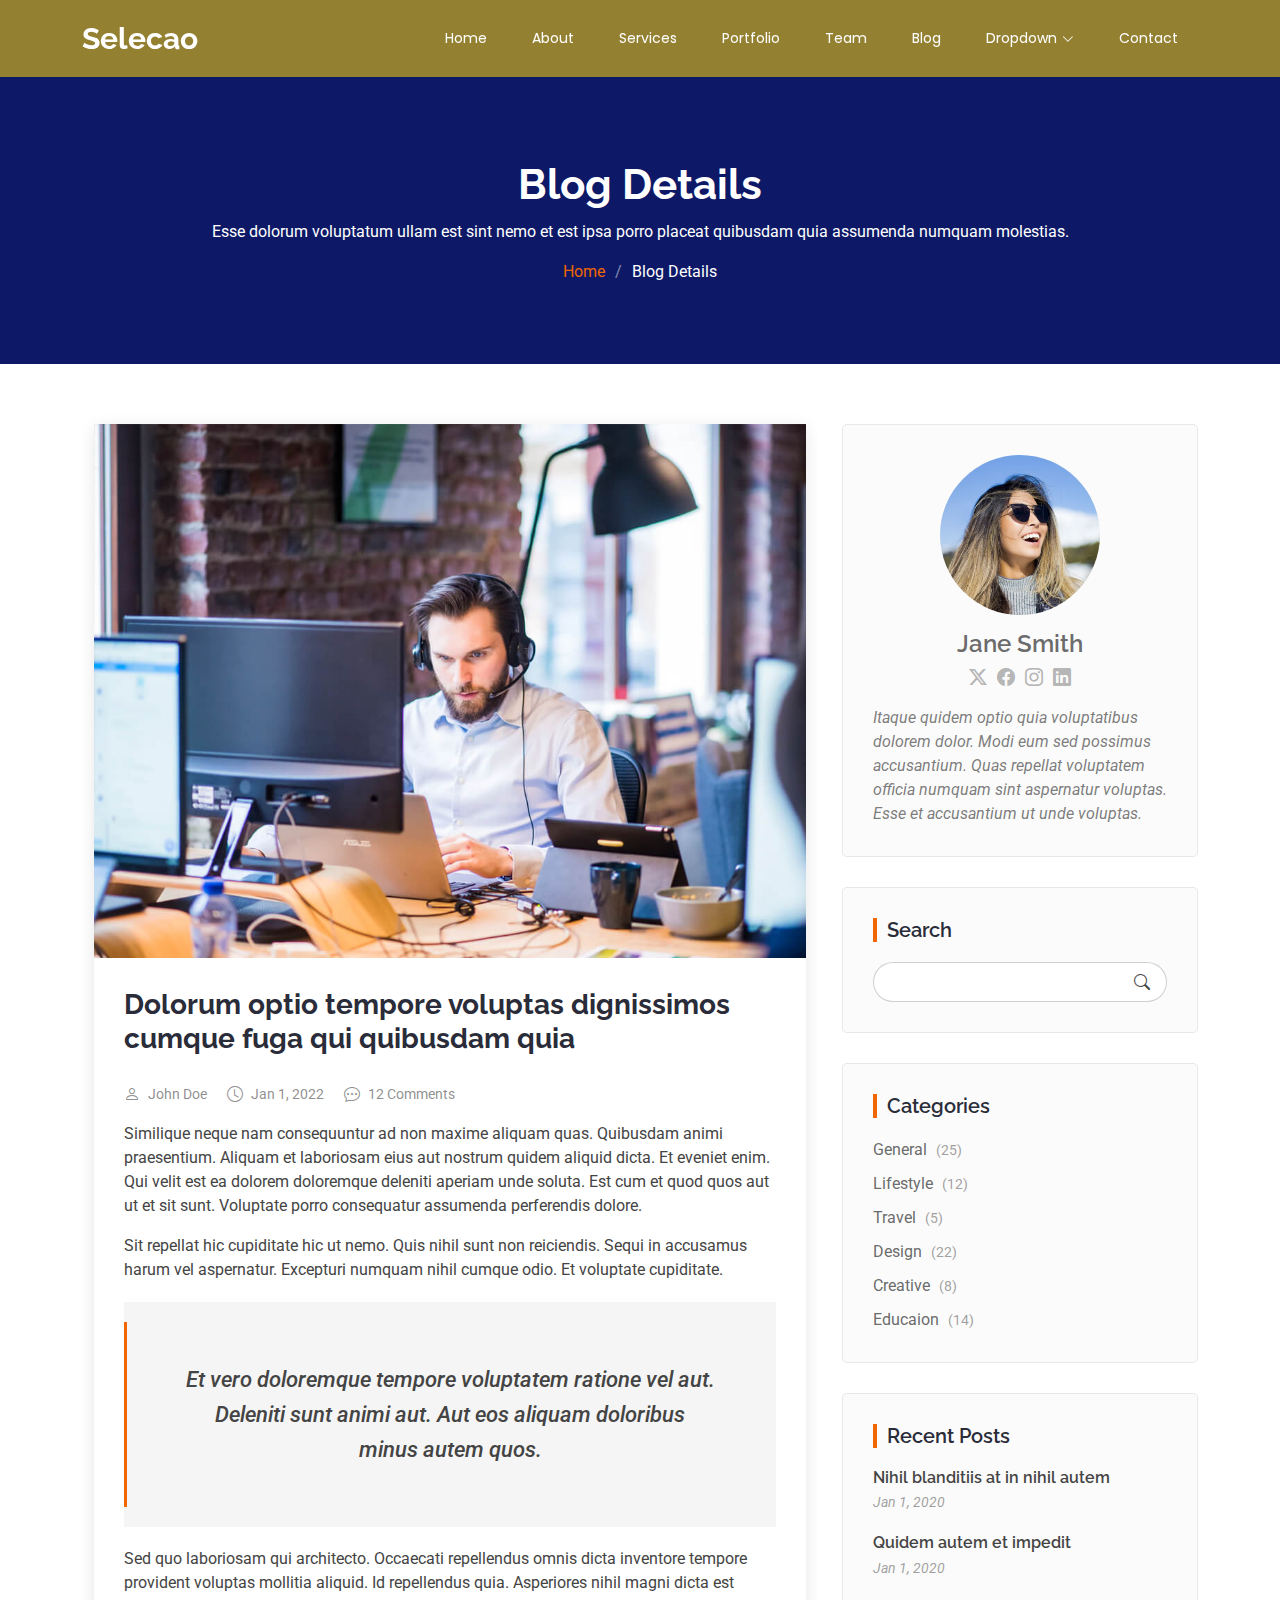
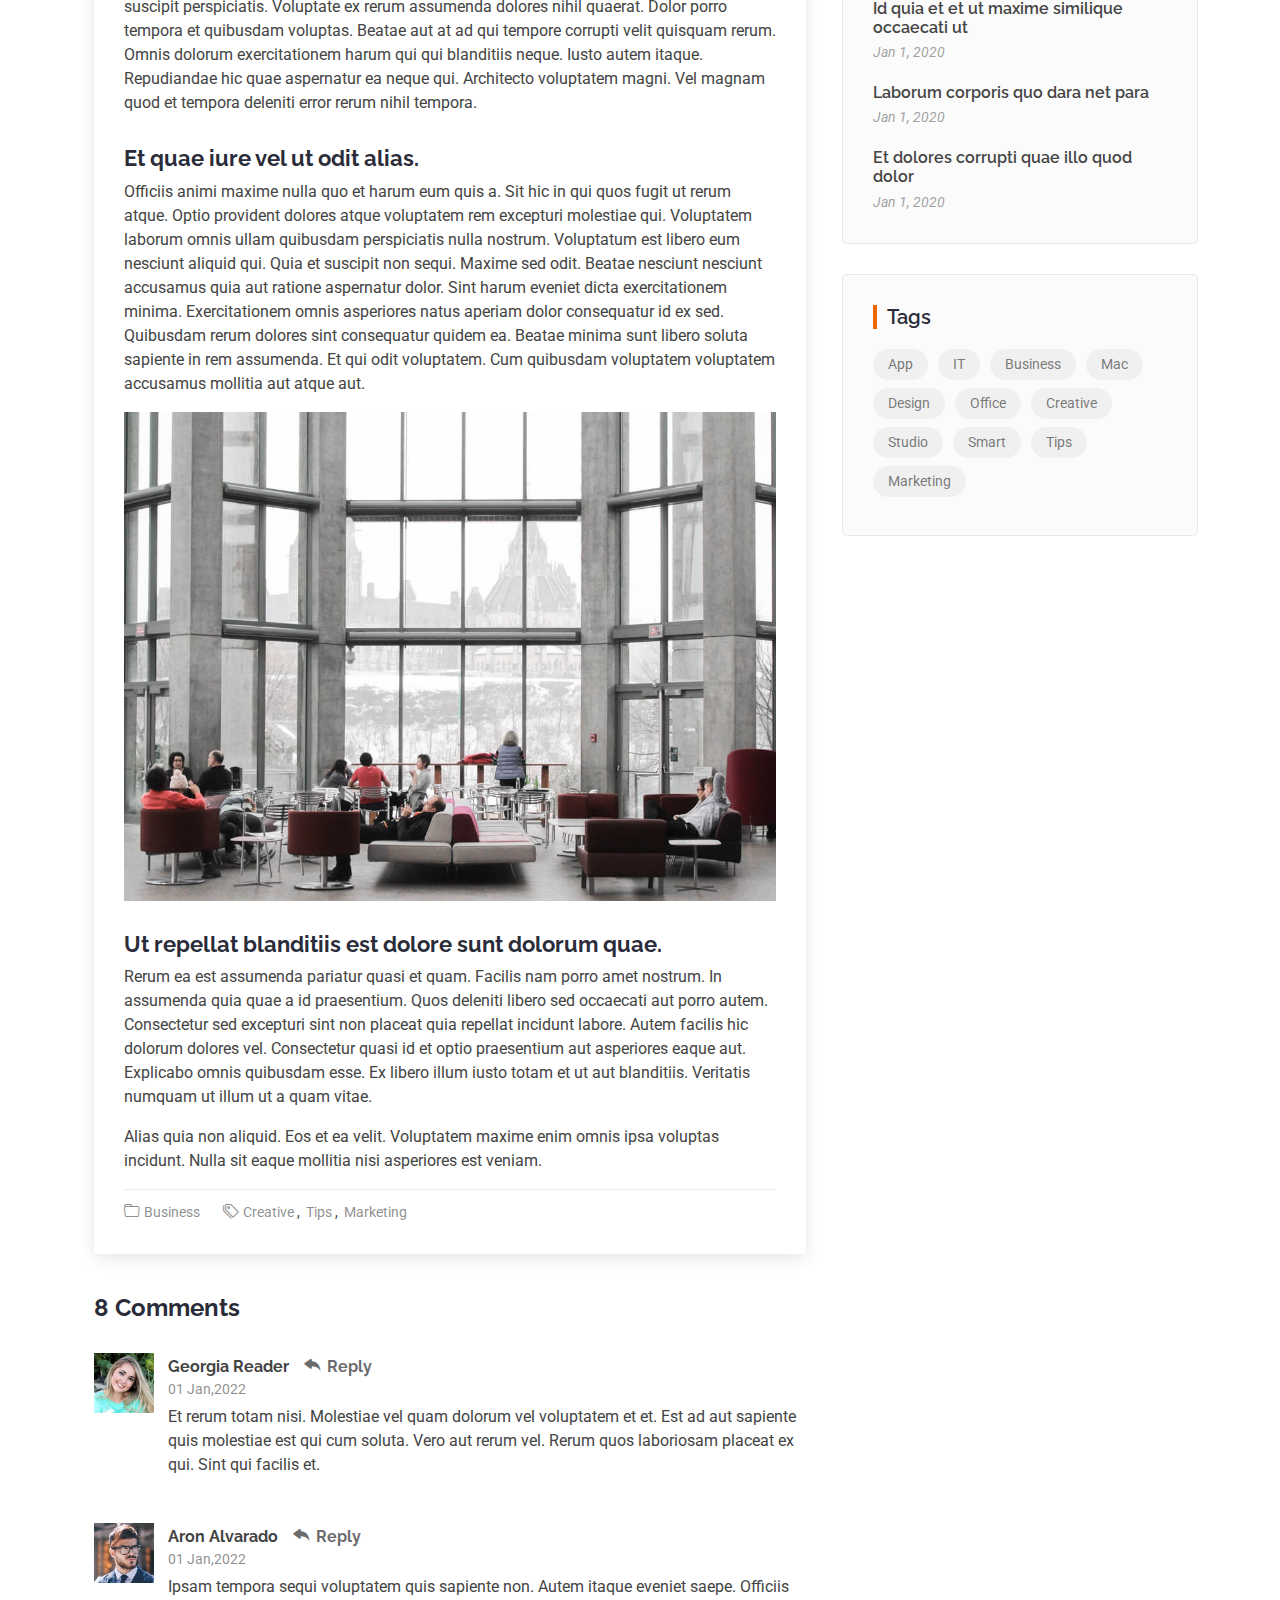
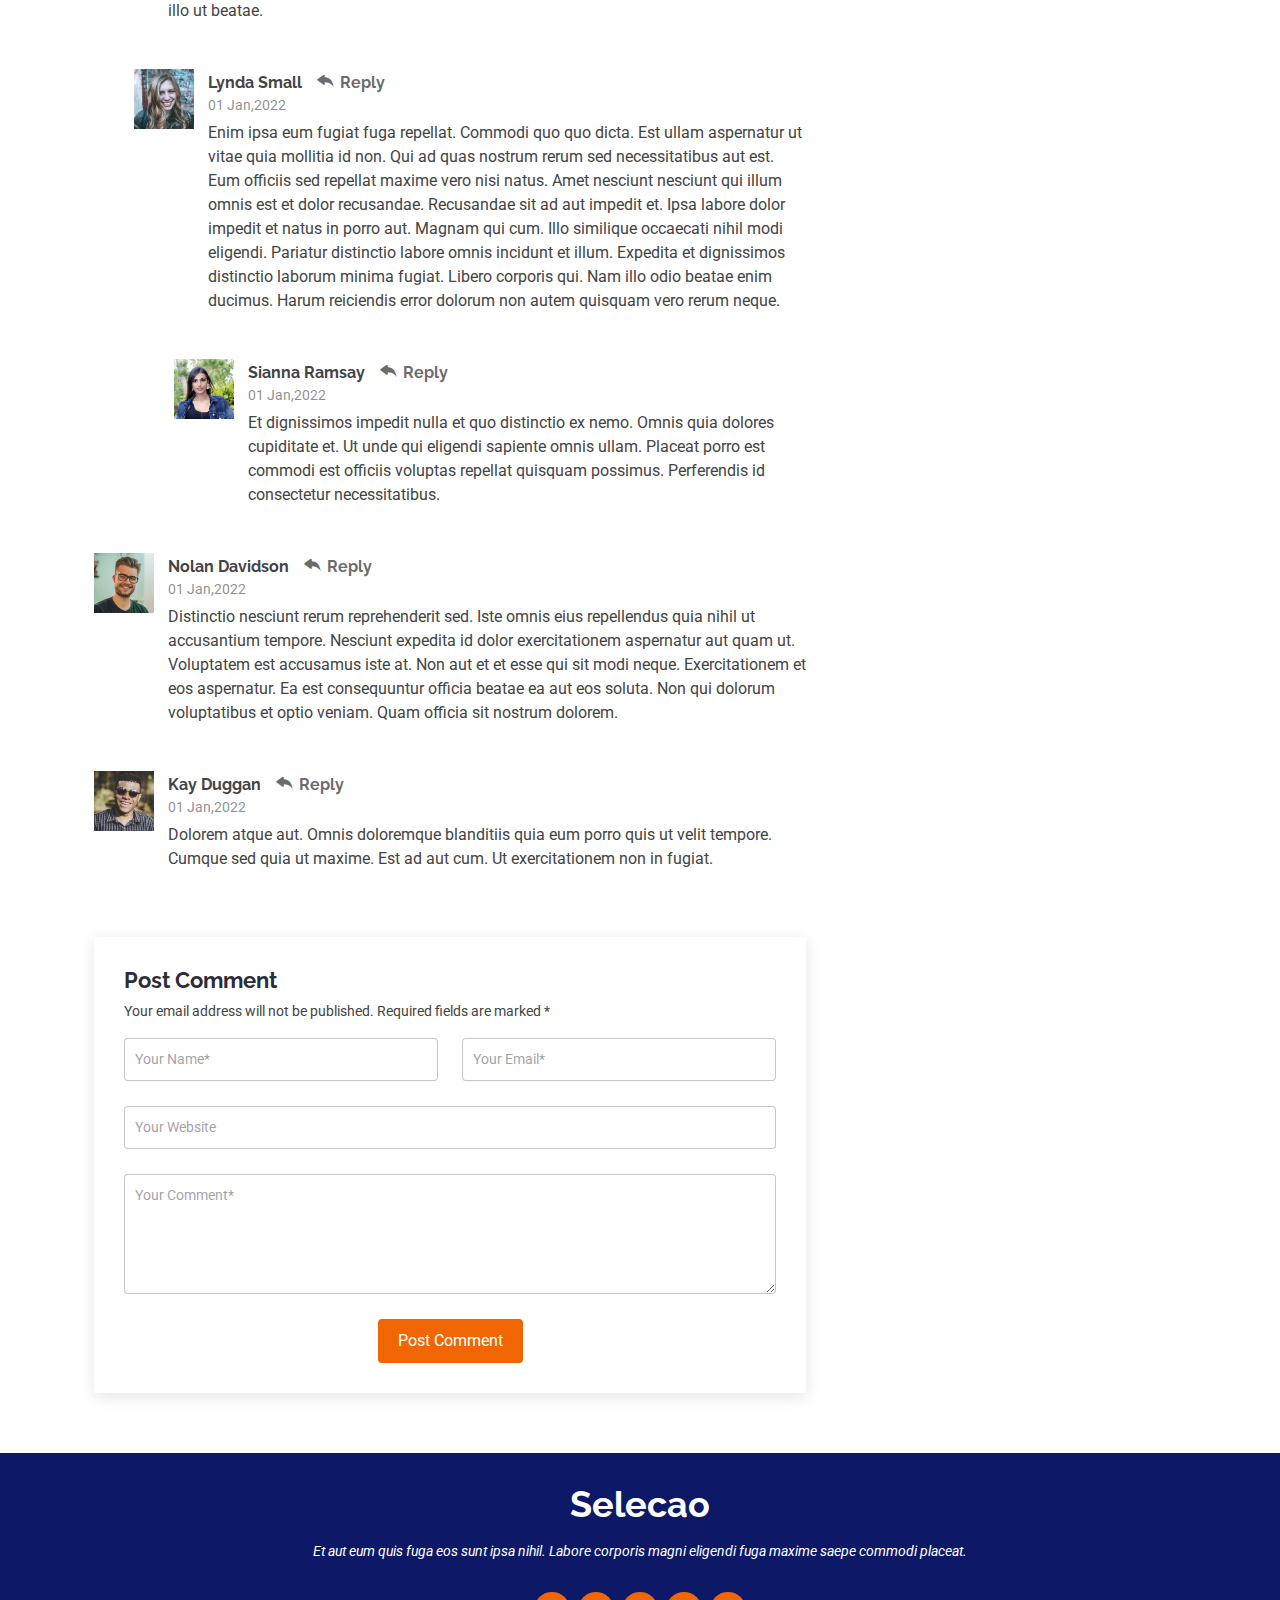
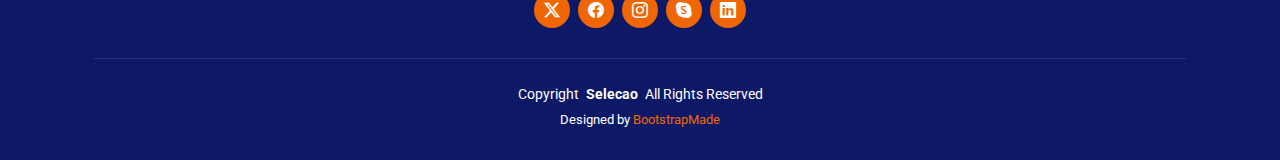
<file: blog-details.html>
<!DOCTYPE html>
<html lang="en">

<head>
  <meta charset="utf-8">
  <meta content="width=device-width, initial-scale=1.0" name="viewport">
  <title>Blog Details - Selecao Bootstrap Template</title>
  <meta name="description" content="">
  <meta name="keywords" content="">

  <!-- Favicons -->
  <link href="assets/img/favicon.png" rel="icon">
  <link href="assets/img/apple-touch-icon.png" rel="apple-touch-icon">

  <!-- Fonts -->
  <link href="https://fonts.googleapis.com" rel="preconnect">
  <link href="https://fonts.gstatic.com" rel="preconnect" crossorigin>
  <link href="https://fonts.googleapis.com/css2?family=Roboto:ital,wght@0,100;0,300;0,400;0,500;0,700;0,900;1,100;1,300;1,400;1,500;1,700;1,900&family=Poppins:ital,wght@0,100;0,200;0,300;0,400;0,500;0,600;0,700;0,800;0,900;1,100;1,200;1,300;1,400;1,500;1,600;1,700;1,800;1,900&family=Raleway:ital,wght@0,100;0,200;0,300;0,400;0,500;0,600;0,700;0,800;0,900;1,100;1,200;1,300;1,400;1,500;1,600;1,700;1,800;1,900&display=swap" rel="stylesheet">

  <!-- Vendor CSS Files -->
  <link href="assets/vendor/bootstrap/css/bootstrap.min.css" rel="stylesheet">
  <link href="assets/vendor/bootstrap-icons/bootstrap-icons.css" rel="stylesheet">
  <link href="assets/vendor/aos/aos.css" rel="stylesheet">
  <link href="assets/vendor/animate.css/animate.min.css" rel="stylesheet">
  <link href="assets/vendor/glightbox/css/glightbox.min.css" rel="stylesheet">
  <link href="assets/vendor/swiper/swiper-bundle.min.css" rel="stylesheet">

  <!-- Main CSS File -->
  <link href="assets/css/main.css" rel="stylesheet">

  <!-- =======================================================
  * Template Name: Selecao
  * Template URL: https://bootstrapmade.com/selecao-bootstrap-template/
  * Updated: Aug 07 2024 with Bootstrap v5.3.3
  * Author: BootstrapMade.com
  * License: https://bootstrapmade.com/license/
  ======================================================== -->
</head>

<body class="blog-details-page">

  <header id="header" class="header d-flex align-items-center fixed-top">
    <div class="container-fluid container-xl position-relative d-flex align-items-center justify-content-between">

      <a href="index.html" class="logo d-flex align-items-center">
        <!-- Uncomment the line below if you also wish to use an image logo -->
        <!-- <img src="assets/img/logo.png" alt=""> -->
        <h1 class="sitename">Selecao</h1>
      </a>

      <nav id="navmenu" class="navmenu">
        <ul>
          <li><a href="#hero">Home</a></li>
          <li><a href="#about">About</a></li>
          <li><a href="#services">Services</a></li>
          <li><a href="#portfolio">Portfolio</a></li>
          <li><a href="#team">Team</a></li>
          <li><a href="blog.html">Blog</a></li>
          <li class="dropdown"><a href="#"><span>Dropdown</span> <i class="bi bi-chevron-down toggle-dropdown"></i></a>
            <ul>
              <li><a href="#">Dropdown 1</a></li>
              <li class="dropdown"><a href="#"><span>Deep Dropdown</span> <i class="bi bi-chevron-down toggle-dropdown"></i></a>
                <ul>
                  <li><a href="#">Deep Dropdown 1</a></li>
                  <li><a href="#">Deep Dropdown 2</a></li>
                  <li><a href="#">Deep Dropdown 3</a></li>
                  <li><a href="#">Deep Dropdown 4</a></li>
                  <li><a href="#">Deep Dropdown 5</a></li>
                </ul>
              </li>
              <li><a href="#">Dropdown 2</a></li>
              <li><a href="#">Dropdown 3</a></li>
              <li><a href="#">Dropdown 4</a></li>
            </ul>
          </li>
          <li><a href="#contact">Contact</a></li>
        </ul>
        <i class="mobile-nav-toggle d-xl-none bi bi-list"></i>
      </nav>

    </div>
  </header>

  <main class="main">

    <!-- Page Title -->
    <div class="page-title dark-background">
      <div class="container position-relative">
        <h1>Blog Details</h1>
        <p>Esse dolorum voluptatum ullam est sint nemo et est ipsa porro placeat quibusdam quia assumenda numquam molestias.</p>
        <nav class="breadcrumbs">
          <ol>
            <li><a href="index.html">Home</a></li>
            <li class="current">Blog Details</li>
          </ol>
        </nav>
      </div>
    </div><!-- End Page Title -->

    <div class="container">
      <div class="row">

        <div class="col-lg-8">

          <!-- Blog Details Section -->
          <section id="blog-details" class="blog-details section">
            <div class="container">

              <article class="article">

                <div class="post-img">
                  <img src="assets/img/blog/blog-1.jpg" alt="" class="img-fluid">
                </div>

                <h2 class="title">Dolorum optio tempore voluptas dignissimos cumque fuga qui quibusdam quia</h2>

                <div class="meta-top">
                  <ul>
                    <li class="d-flex align-items-center"><i class="bi bi-person"></i> <a href="blog-details.html">John Doe</a></li>
                    <li class="d-flex align-items-center"><i class="bi bi-clock"></i> <a href="blog-details.html"><time datetime="2020-01-01">Jan 1, 2022</time></a></li>
                    <li class="d-flex align-items-center"><i class="bi bi-chat-dots"></i> <a href="blog-details.html">12 Comments</a></li>
                  </ul>
                </div><!-- End meta top -->

                <div class="content">
                  <p>
                    Similique neque nam consequuntur ad non maxime aliquam quas. Quibusdam animi praesentium. Aliquam et laboriosam eius aut nostrum quidem aliquid dicta.
                    Et eveniet enim. Qui velit est ea dolorem doloremque deleniti aperiam unde soluta. Est cum et quod quos aut ut et sit sunt. Voluptate porro consequatur assumenda perferendis dolore.
                  </p>

                  <p>
                    Sit repellat hic cupiditate hic ut nemo. Quis nihil sunt non reiciendis. Sequi in accusamus harum vel aspernatur. Excepturi numquam nihil cumque odio. Et voluptate cupiditate.
                  </p>

                  <blockquote>
                    <p>
                      Et vero doloremque tempore voluptatem ratione vel aut. Deleniti sunt animi aut. Aut eos aliquam doloribus minus autem quos.
                    </p>
                  </blockquote>

                  <p>
                    Sed quo laboriosam qui architecto. Occaecati repellendus omnis dicta inventore tempore provident voluptas mollitia aliquid. Id repellendus quia. Asperiores nihil magni dicta est suscipit perspiciatis. Voluptate ex rerum assumenda dolores nihil quaerat.
                    Dolor porro tempora et quibusdam voluptas. Beatae aut at ad qui tempore corrupti velit quisquam rerum. Omnis dolorum exercitationem harum qui qui blanditiis neque.
                    Iusto autem itaque. Repudiandae hic quae aspernatur ea neque qui. Architecto voluptatem magni. Vel magnam quod et tempora deleniti error rerum nihil tempora.
                  </p>

                  <h3>Et quae iure vel ut odit alias.</h3>
                  <p>
                    Officiis animi maxime nulla quo et harum eum quis a. Sit hic in qui quos fugit ut rerum atque. Optio provident dolores atque voluptatem rem excepturi molestiae qui. Voluptatem laborum omnis ullam quibusdam perspiciatis nulla nostrum. Voluptatum est libero eum nesciunt aliquid qui.
                    Quia et suscipit non sequi. Maxime sed odit. Beatae nesciunt nesciunt accusamus quia aut ratione aspernatur dolor. Sint harum eveniet dicta exercitationem minima. Exercitationem omnis asperiores natus aperiam dolor consequatur id ex sed. Quibusdam rerum dolores sint consequatur quidem ea.
                    Beatae minima sunt libero soluta sapiente in rem assumenda. Et qui odit voluptatem. Cum quibusdam voluptatem voluptatem accusamus mollitia aut atque aut.
                  </p>
                  <img src="assets/img/blog/blog-inside-post.jpg" class="img-fluid" alt="">

                  <h3>Ut repellat blanditiis est dolore sunt dolorum quae.</h3>
                  <p>
                    Rerum ea est assumenda pariatur quasi et quam. Facilis nam porro amet nostrum. In assumenda quia quae a id praesentium. Quos deleniti libero sed occaecati aut porro autem. Consectetur sed excepturi sint non placeat quia repellat incidunt labore. Autem facilis hic dolorum dolores vel.
                    Consectetur quasi id et optio praesentium aut asperiores eaque aut. Explicabo omnis quibusdam esse. Ex libero illum iusto totam et ut aut blanditiis. Veritatis numquam ut illum ut a quam vitae.
                  </p>
                  <p>
                    Alias quia non aliquid. Eos et ea velit. Voluptatem maxime enim omnis ipsa voluptas incidunt. Nulla sit eaque mollitia nisi asperiores est veniam.
                  </p>

                </div><!-- End post content -->

                <div class="meta-bottom">
                  <i class="bi bi-folder"></i>
                  <ul class="cats">
                    <li><a href="#">Business</a></li>
                  </ul>

                  <i class="bi bi-tags"></i>
                  <ul class="tags">
                    <li><a href="#">Creative</a></li>
                    <li><a href="#">Tips</a></li>
                    <li><a href="#">Marketing</a></li>
                  </ul>
                </div><!-- End meta bottom -->

              </article>

            </div>
          </section><!-- /Blog Details Section -->

          <!-- Blog Comments Section -->
          <section id="blog-comments" class="blog-comments section">

            <div class="container">

              <h4 class="comments-count">8 Comments</h4>

              <div id="comment-1" class="comment">
                <div class="d-flex">
                  <div class="comment-img"><img src="assets/img/blog/comments-1.jpg" alt=""></div>
                  <div>
                    <h5><a href="">Georgia Reader</a> <a href="#" class="reply"><i class="bi bi-reply-fill"></i> Reply</a></h5>
                    <time datetime="2020-01-01">01 Jan,2022</time>
                    <p>
                      Et rerum totam nisi. Molestiae vel quam dolorum vel voluptatem et et. Est ad aut sapiente quis molestiae est qui cum soluta.
                      Vero aut rerum vel. Rerum quos laboriosam placeat ex qui. Sint qui facilis et.
                    </p>
                  </div>
                </div>
              </div><!-- End comment #1 -->

              <div id="comment-2" class="comment">
                <div class="d-flex">
                  <div class="comment-img"><img src="assets/img/blog/comments-2.jpg" alt=""></div>
                  <div>
                    <h5><a href="">Aron Alvarado</a> <a href="#" class="reply"><i class="bi bi-reply-fill"></i> Reply</a></h5>
                    <time datetime="2020-01-01">01 Jan,2022</time>
                    <p>
                      Ipsam tempora sequi voluptatem quis sapiente non. Autem itaque eveniet saepe. Officiis illo ut beatae.
                    </p>
                  </div>
                </div>

                <div id="comment-reply-1" class="comment comment-reply">
                  <div class="d-flex">
                    <div class="comment-img"><img src="assets/img/blog/comments-3.jpg" alt=""></div>
                    <div>
                      <h5><a href="">Lynda Small</a> <a href="#" class="reply"><i class="bi bi-reply-fill"></i> Reply</a></h5>
                      <time datetime="2020-01-01">01 Jan,2022</time>
                      <p>
                        Enim ipsa eum fugiat fuga repellat. Commodi quo quo dicta. Est ullam aspernatur ut vitae quia mollitia id non. Qui ad quas nostrum rerum sed necessitatibus aut est. Eum officiis sed repellat maxime vero nisi natus. Amet nesciunt nesciunt qui illum omnis est et dolor recusandae.

                        Recusandae sit ad aut impedit et. Ipsa labore dolor impedit et natus in porro aut. Magnam qui cum. Illo similique occaecati nihil modi eligendi. Pariatur distinctio labore omnis incidunt et illum. Expedita et dignissimos distinctio laborum minima fugiat.

                        Libero corporis qui. Nam illo odio beatae enim ducimus. Harum reiciendis error dolorum non autem quisquam vero rerum neque.
                      </p>
                    </div>
                  </div>

                  <div id="comment-reply-2" class="comment comment-reply">
                    <div class="d-flex">
                      <div class="comment-img"><img src="assets/img/blog/comments-4.jpg" alt=""></div>
                      <div>
                        <h5><a href="">Sianna Ramsay</a> <a href="#" class="reply"><i class="bi bi-reply-fill"></i> Reply</a></h5>
                        <time datetime="2020-01-01">01 Jan,2022</time>
                        <p>
                          Et dignissimos impedit nulla et quo distinctio ex nemo. Omnis quia dolores cupiditate et. Ut unde qui eligendi sapiente omnis ullam. Placeat porro est commodi est officiis voluptas repellat quisquam possimus. Perferendis id consectetur necessitatibus.
                        </p>
                      </div>
                    </div>

                  </div><!-- End comment reply #2-->

                </div><!-- End comment reply #1-->

              </div><!-- End comment #2-->

              <div id="comment-3" class="comment">
                <div class="d-flex">
                  <div class="comment-img"><img src="assets/img/blog/comments-5.jpg" alt=""></div>
                  <div>
                    <h5><a href="">Nolan Davidson</a> <a href="#" class="reply"><i class="bi bi-reply-fill"></i> Reply</a></h5>
                    <time datetime="2020-01-01">01 Jan,2022</time>
                    <p>
                      Distinctio nesciunt rerum reprehenderit sed. Iste omnis eius repellendus quia nihil ut accusantium tempore. Nesciunt expedita id dolor exercitationem aspernatur aut quam ut. Voluptatem est accusamus iste at.
                      Non aut et et esse qui sit modi neque. Exercitationem et eos aspernatur. Ea est consequuntur officia beatae ea aut eos soluta. Non qui dolorum voluptatibus et optio veniam. Quam officia sit nostrum dolorem.
                    </p>
                  </div>
                </div>

              </div><!-- End comment #3 -->

              <div id="comment-4" class="comment">
                <div class="d-flex">
                  <div class="comment-img"><img src="assets/img/blog/comments-6.jpg" alt=""></div>
                  <div>
                    <h5><a href="">Kay Duggan</a> <a href="#" class="reply"><i class="bi bi-reply-fill"></i> Reply</a></h5>
                    <time datetime="2020-01-01">01 Jan,2022</time>
                    <p>
                      Dolorem atque aut. Omnis doloremque blanditiis quia eum porro quis ut velit tempore. Cumque sed quia ut maxime. Est ad aut cum. Ut exercitationem non in fugiat.
                    </p>
                  </div>
                </div>

              </div><!-- End comment #4 -->

            </div>

          </section><!-- /Blog Comments Section -->

          <!-- Comment Form Section -->
          <section id="comment-form" class="comment-form section">
            <div class="container">

              <form action="">

                <h4>Post Comment</h4>
                <p>Your email address will not be published. Required fields are marked * </p>
                <div class="row">
                  <div class="col-md-6 form-group">
                    <input name="name" type="text" class="form-control" placeholder="Your Name*">
                  </div>
                  <div class="col-md-6 form-group">
                    <input name="email" type="text" class="form-control" placeholder="Your Email*">
                  </div>
                </div>
                <div class="row">
                  <div class="col form-group">
                    <input name="website" type="text" class="form-control" placeholder="Your Website">
                  </div>
                </div>
                <div class="row">
                  <div class="col form-group">
                    <textarea name="comment" class="form-control" placeholder="Your Comment*"></textarea>
                  </div>
                </div>

                <div class="text-center">
                  <button type="submit" class="btn btn-primary">Post Comment</button>
                </div>

              </form>

            </div>
          </section><!-- /Comment Form Section -->

        </div>

        <div class="col-lg-4 sidebar">

          <div class="widgets-container">

            <!-- Blog Author Widget -->
            <div class="blog-author-widget widget-item">

              <div class="d-flex flex-column align-items-center">
                <img src="assets/img/blog/blog-author.jpg" class="rounded-circle flex-shrink-0" alt="">
                <h4>Jane Smith</h4>
                <div class="social-links">
                  <a href="https://x.com/#"><i class="bi bi-twitter-x"></i></a>
                  <a href="https://facebook.com/#"><i class="bi bi-facebook"></i></a>
                  <a href="https://instagram.com/#"><i class="biu bi-instagram"></i></a>
                  <a href="https://instagram.com/#"><i class="biu bi-linkedin"></i></a>
                </div>

                <p>
                  Itaque quidem optio quia voluptatibus dolorem dolor. Modi eum sed possimus accusantium. Quas repellat voluptatem officia numquam sint aspernatur voluptas. Esse et accusantium ut unde voluptas.
                </p>

              </div>
            </div><!--/Blog Author Widget -->

            <!-- Search Widget -->
            <div class="search-widget widget-item">

              <h3 class="widget-title">Search</h3>
              <form action="">
                <input type="text">
                <button type="submit" title="Search"><i class="bi bi-search"></i></button>
              </form>

            </div><!--/Search Widget -->

            <!-- Categories Widget -->
            <div class="categories-widget widget-item">

              <h3 class="widget-title">Categories</h3>
              <ul class="mt-3">
                <li><a href="#">General <span>(25)</span></a></li>
                <li><a href="#">Lifestyle <span>(12)</span></a></li>
                <li><a href="#">Travel <span>(5)</span></a></li>
                <li><a href="#">Design <span>(22)</span></a></li>
                <li><a href="#">Creative <span>(8)</span></a></li>
                <li><a href="#">Educaion <span>(14)</span></a></li>
              </ul>

            </div><!--/Categories Widget -->

            <!-- Recent Posts Widget -->
            <div class="recent-posts-widget widget-item">

              <h3 class="widget-title">Recent Posts</h3>

              <div class="post-item">
                <h4><a href="blog-details.html">Nihil blanditiis at in nihil autem</a></h4>
                <time datetime="2020-01-01">Jan 1, 2020</time>
              </div><!-- End recent post item-->

              <div class="post-item">
                <h4><a href="blog-details.html">Quidem autem et impedit</a></h4>
                <time datetime="2020-01-01">Jan 1, 2020</time>
              </div><!-- End recent post item-->

              <div class="post-item">
                <h4><a href="blog-details.html">Id quia et et ut maxime similique occaecati ut</a></h4>
                <time datetime="2020-01-01">Jan 1, 2020</time>
              </div><!-- End recent post item-->

              <div class="post-item">
                <h4><a href="blog-details.html">Laborum corporis quo dara net para</a></h4>
                <time datetime="2020-01-01">Jan 1, 2020</time>
              </div><!-- End recent post item-->

              <div class="post-item">
                <h4><a href="blog-details.html">Et dolores corrupti quae illo quod dolor</a></h4>
                <time datetime="2020-01-01">Jan 1, 2020</time>
              </div><!-- End recent post item-->

            </div><!--/Recent Posts Widget -->

            <!-- Tags Widget -->
            <div class="tags-widget widget-item">

              <h3 class="widget-title">Tags</h3>
              <ul>
                <li><a href="#">App</a></li>
                <li><a href="#">IT</a></li>
                <li><a href="#">Business</a></li>
                <li><a href="#">Mac</a></li>
                <li><a href="#">Design</a></li>
                <li><a href="#">Office</a></li>
                <li><a href="#">Creative</a></li>
                <li><a href="#">Studio</a></li>
                <li><a href="#">Smart</a></li>
                <li><a href="#">Tips</a></li>
                <li><a href="#">Marketing</a></li>
              </ul>

            </div><!--/Tags Widget -->

          </div>

        </div>

      </div>
    </div>

  </main>

  <footer id="footer" class="footer dark-background">
    <div class="container">
      <h3 class="sitename">Selecao</h3>
      <p>Et aut eum quis fuga eos sunt ipsa nihil. Labore corporis magni eligendi fuga maxime saepe commodi placeat.</p>
      <div class="social-links d-flex justify-content-center">
        <a href=""><i class="bi bi-twitter-x"></i></a>
        <a href=""><i class="bi bi-facebook"></i></a>
        <a href=""><i class="bi bi-instagram"></i></a>
        <a href=""><i class="bi bi-skype"></i></a>
        <a href=""><i class="bi bi-linkedin"></i></a>
      </div>
      <div class="container">
        <div class="copyright">
          <span>Copyright</span> <strong class="px-1 sitename">Selecao</strong> <span>All Rights Reserved</span>
        </div>
        <div class="credits">
          <!-- All the links in the footer should remain intact. -->
          <!-- You can delete the links only if you've purchased the pro version. -->
          <!-- Licensing information: https://bootstrapmade.com/license/ -->
          <!-- Purchase the pro version with working PHP/AJAX contact form: [buy-url] -->
          Designed by <a href="https://bootstrapmade.com/">BootstrapMade</a>
        </div>
      </div>
    </div>
  </footer>

  <!-- Scroll Top -->
  <a href="#" id="scroll-top" class="scroll-top d-flex align-items-center justify-content-center"><i class="bi bi-arrow-up-short"></i></a>

  <!-- Preloader -->
  <div id="preloader"></div>

  <!-- Vendor JS Files -->
  <script src="assets/vendor/bootstrap/js/bootstrap.bundle.min.js"></script>
  <script src="assets/vendor/php-email-form/validate.js"></script>
  <script src="assets/vendor/aos/aos.js"></script>
  <script src="assets/vendor/glightbox/js/glightbox.min.js"></script>
  <script src="assets/vendor/imagesloaded/imagesloaded.pkgd.min.js"></script>
  <script src="assets/vendor/isotope-layout/isotope.pkgd.min.js"></script>
  <script src="assets/vendor/swiper/swiper-bundle.min.js"></script>

  <!-- Main JS File -->
  <script src="assets/js/main.js"></script>

</body>

</html>
</file>
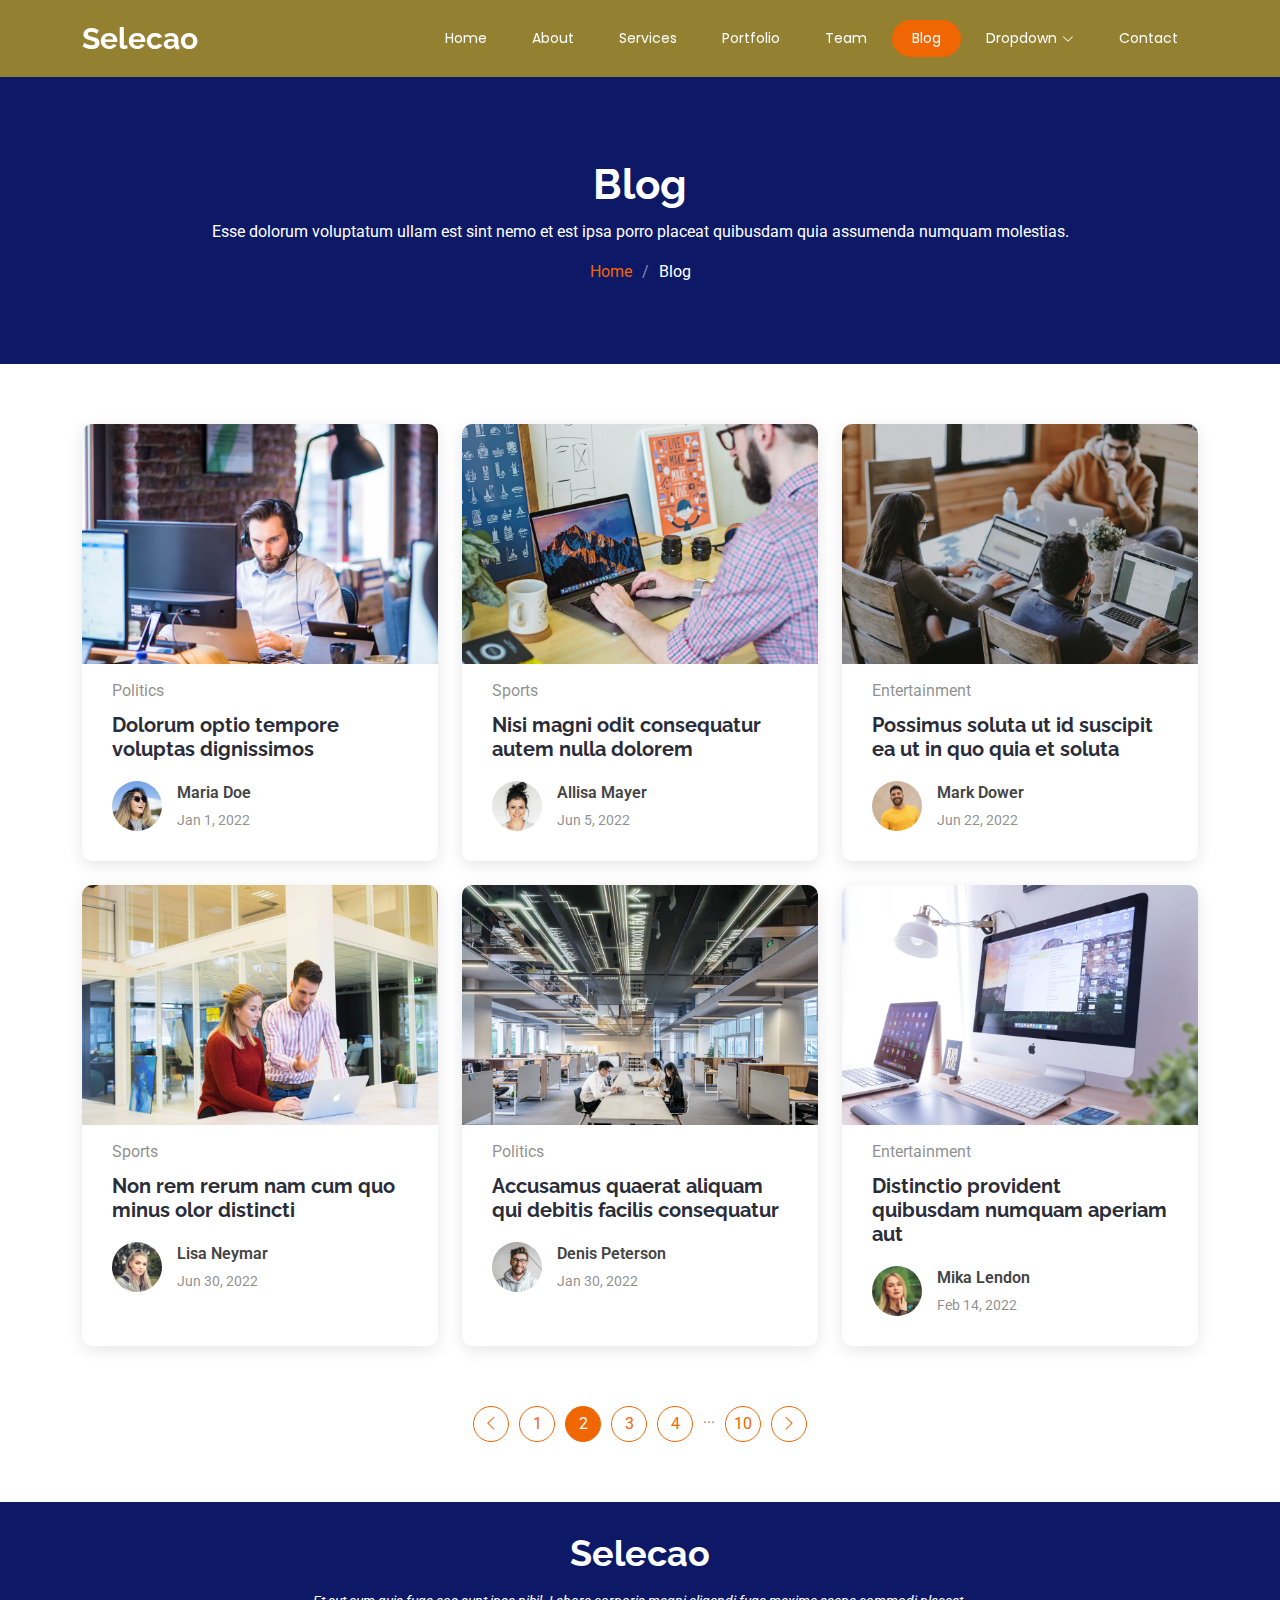
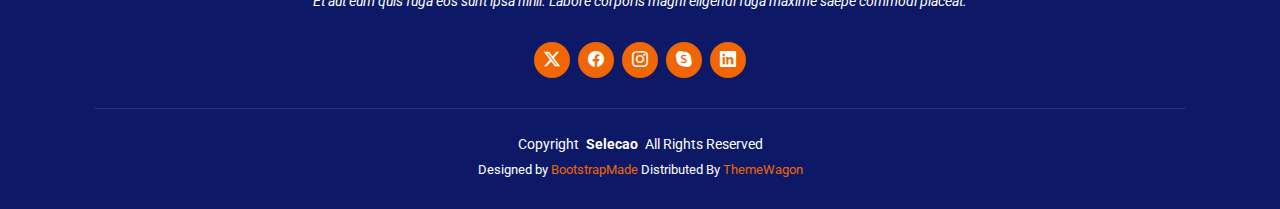
<file: blog.html>
<!DOCTYPE html>
<html lang="en">

<head>
  <meta charset="utf-8">
  <meta content="width=device-width, initial-scale=1.0" name="viewport">
  <title>Blog - Selecao Bootstrap Template</title>
  <meta name="description" content="">
  <meta name="keywords" content="">

  <!-- Favicons -->
  <link href="assets/img/favicon.png" rel="icon">
  <link href="assets/img/apple-touch-icon.png" rel="apple-touch-icon">

  <!-- Fonts -->
  <link href="https://fonts.googleapis.com" rel="preconnect">
  <link href="https://fonts.gstatic.com" rel="preconnect" crossorigin>
  <link href="https://fonts.googleapis.com/css2?family=Roboto:ital,wght@0,100;0,300;0,400;0,500;0,700;0,900;1,100;1,300;1,400;1,500;1,700;1,900&family=Poppins:ital,wght@0,100;0,200;0,300;0,400;0,500;0,600;0,700;0,800;0,900;1,100;1,200;1,300;1,400;1,500;1,600;1,700;1,800;1,900&family=Raleway:ital,wght@0,100;0,200;0,300;0,400;0,500;0,600;0,700;0,800;0,900;1,100;1,200;1,300;1,400;1,500;1,600;1,700;1,800;1,900&display=swap" rel="stylesheet">

  <!-- Vendor CSS Files -->
  <link href="assets/vendor/bootstrap/css/bootstrap.min.css" rel="stylesheet">
  <link href="assets/vendor/bootstrap-icons/bootstrap-icons.css" rel="stylesheet">
  <link href="assets/vendor/aos/aos.css" rel="stylesheet">
  <link href="assets/vendor/animate.css/animate.min.css" rel="stylesheet">
  <link href="assets/vendor/glightbox/css/glightbox.min.css" rel="stylesheet">
  <link href="assets/vendor/swiper/swiper-bundle.min.css" rel="stylesheet">

  <!-- Main CSS File -->
  <link href="assets/css/main.css" rel="stylesheet">

  
</head>

<body class="blog-page">

  <header id="header" class="header d-flex align-items-center fixed-top">
    <div class="container-fluid container-xl position-relative d-flex align-items-center justify-content-between">

      <a href="index.html" class="logo d-flex align-items-center">
        <!-- Uncomment the line below if you also wish to use an image logo -->
        <!-- <img src="assets/img/logo.png" alt=""> -->
        <h1 class="sitename">Selecao</h1>
      </a>

      <nav id="navmenu" class="navmenu">
        <ul>
          <li><a href="#hero">Home</a></li>
          <li><a href="#about">About</a></li>
          <li><a href="#services">Services</a></li>
          <li><a href="#portfolio">Portfolio</a></li>
          <li><a href="#team">Team</a></li>
          <li><a href="blog.html" class="active">Blog</a></li>
          <li class="dropdown"><a href="#"><span>Dropdown</span> <i class="bi bi-chevron-down toggle-dropdown"></i></a>
            <ul>
              <li><a href="#">Dropdown 1</a></li>
              <li class="dropdown"><a href="#"><span>Deep Dropdown</span> <i class="bi bi-chevron-down toggle-dropdown"></i></a>
                <ul>
                  <li><a href="#">Deep Dropdown 1</a></li>
                  <li><a href="#">Deep Dropdown 2</a></li>
                  <li><a href="#">Deep Dropdown 3</a></li>
                  <li><a href="#">Deep Dropdown 4</a></li>
                  <li><a href="#">Deep Dropdown 5</a></li>
                </ul>
              </li>
              <li><a href="#">Dropdown 2</a></li>
              <li><a href="#">Dropdown 3</a></li>
              <li><a href="#">Dropdown 4</a></li>
            </ul>
          </li>
          <li><a href="#contact">Contact</a></li>
        </ul>
        <i class="mobile-nav-toggle d-xl-none bi bi-list"></i>
      </nav>

    </div>
  </header>

  <main class="main">

    <!-- Page Title -->
    <div class="page-title dark-background">
      <div class="container position-relative">
        <h1>Blog</h1>
        <p>Esse dolorum voluptatum ullam est sint nemo et est ipsa porro placeat quibusdam quia assumenda numquam molestias.</p>
        <nav class="breadcrumbs">
          <ol>
            <li><a href="index.html">Home</a></li>
            <li class="current">Blog</li>
          </ol>
        </nav>
      </div>
    </div><!-- End Page Title -->

    <!-- Blog Posts Section -->
    <section id="blog-posts" class="blog-posts section">

      <div class="container">
        <div class="row gy-4">

          <div class="col-lg-4">
            <article>

              <div class="post-img">
                <img src="assets/img/blog/blog-1.jpg" alt="" class="img-fluid">
              </div>

              <p class="post-category">Politics</p>

              <h2 class="title">
                <a href="blog-details.html">Dolorum optio tempore voluptas dignissimos</a>
              </h2>

              <div class="d-flex align-items-center">
                <img src="assets/img/blog/blog-author.jpg" alt="" class="img-fluid post-author-img flex-shrink-0">
                <div class="post-meta">
                  <p class="post-author">Maria Doe</p>
                  <p class="post-date">
                    <time datetime="2022-01-01">Jan 1, 2022</time>
                  </p>
                </div>
              </div>

            </article>
          </div><!-- End post list item -->

          <div class="col-lg-4">
            <article>

              <div class="post-img">
                <img src="assets/img/blog/blog-2.jpg" alt="" class="img-fluid">
              </div>

              <p class="post-category">Sports</p>

              <h2 class="title">
                <a href="blog-details.html">Nisi magni odit consequatur autem nulla dolorem</a>
              </h2>

              <div class="d-flex align-items-center">
                <img src="assets/img/blog/blog-author-2.jpg" alt="" class="img-fluid post-author-img flex-shrink-0">
                <div class="post-meta">
                  <p class="post-author">Allisa Mayer</p>
                  <p class="post-date">
                    <time datetime="2022-01-01">Jun 5, 2022</time>
                  </p>
                </div>
              </div>

            </article>
          </div><!-- End post list item -->

          <div class="col-lg-4">
            <article>

              <div class="post-img">
                <img src="assets/img/blog/blog-3.jpg" alt="" class="img-fluid">
              </div>

              <p class="post-category">Entertainment</p>

              <h2 class="title">
                <a href="blog-details.html">Possimus soluta ut id suscipit ea ut in quo quia et soluta</a>
              </h2>

              <div class="d-flex align-items-center">
                <img src="assets/img/blog/blog-author-3.jpg" alt="" class="img-fluid post-author-img flex-shrink-0">
                <div class="post-meta">
                  <p class="post-author">Mark Dower</p>
                  <p class="post-date">
                    <time datetime="2022-01-01">Jun 22, 2022</time>
                  </p>
                </div>
              </div>

            </article>
          </div><!-- End post list item -->

          <div class="col-lg-4">
            <article>

              <div class="post-img">
                <img src="assets/img/blog/blog-4.jpg" alt="" class="img-fluid">
              </div>

              <p class="post-category">Sports</p>

              <h2 class="title">
                <a href="blog-details.html">Non rem rerum nam cum quo minus olor distincti</a>
              </h2>

              <div class="d-flex align-items-center">
                <img src="assets/img/blog/blog-author-4.jpg" alt="" class="img-fluid post-author-img flex-shrink-0">
                <div class="post-meta">
                  <p class="post-author">Lisa Neymar</p>
                  <p class="post-date">
                    <time datetime="2022-01-01">Jun 30, 2022</time>
                  </p>
                </div>
              </div>

            </article>
          </div><!-- End post list item -->

          <div class="col-lg-4">
            <article>

              <div class="post-img">
                <img src="assets/img/blog/blog-5.jpg" alt="" class="img-fluid">
              </div>

              <p class="post-category">Politics</p>

              <h2 class="title">
                <a href="blog-details.html">Accusamus quaerat aliquam qui debitis facilis consequatur</a>
              </h2>

              <div class="d-flex align-items-center">
                <img src="assets/img/blog/blog-author-5.jpg" alt="" class="img-fluid post-author-img flex-shrink-0">
                <div class="post-meta">
                  <p class="post-author">Denis Peterson</p>
                  <p class="post-date">
                    <time datetime="2022-01-01">Jan 30, 2022</time>
                  </p>
                </div>
              </div>

            </article>
          </div><!-- End post list item -->

          <div class="col-lg-4">
            <article>

              <div class="post-img">
                <img src="assets/img/blog/blog-6.jpg" alt="" class="img-fluid">
              </div>

              <p class="post-category">Entertainment</p>

              <h2 class="title">
                <a href="blog-details.html">Distinctio provident quibusdam numquam aperiam aut</a>
              </h2>

              <div class="d-flex align-items-center">
                <img src="assets/img/blog/blog-author-6.jpg" alt="" class="img-fluid post-author-img flex-shrink-0">
                <div class="post-meta">
                  <p class="post-author">Mika Lendon</p>
                  <p class="post-date">
                    <time datetime="2022-01-01">Feb 14, 2022</time>
                  </p>
                </div>
              </div>

            </article>
          </div><!-- End post list item -->

        </div>
      </div>

    </section><!-- /Blog Posts Section -->

    <!-- Blog Pagination Section -->
    <section id="blog-pagination" class="blog-pagination section">

      <div class="container">
        <div class="d-flex justify-content-center">
          <ul>
            <li><a href="#"><i class="bi bi-chevron-left"></i></a></li>
            <li><a href="#">1</a></li>
            <li><a href="#" class="active">2</a></li>
            <li><a href="#">3</a></li>
            <li><a href="#">4</a></li>
            <li>...</li>
            <li><a href="#">10</a></li>
            <li><a href="#"><i class="bi bi-chevron-right"></i></a></li>
          </ul>
        </div>
      </div>

    </section><!-- /Blog Pagination Section -->

  </main>

  <footer id="footer" class="footer dark-background">
    <div class="container">
      <h3 class="sitename">Selecao</h3>
      <p>Et aut eum quis fuga eos sunt ipsa nihil. Labore corporis magni eligendi fuga maxime saepe commodi placeat.</p>
      <div class="social-links d-flex justify-content-center">
        <a href=""><i class="bi bi-twitter-x"></i></a>
        <a href=""><i class="bi bi-facebook"></i></a>
        <a href=""><i class="bi bi-instagram"></i></a>
        <a href=""><i class="bi bi-skype"></i></a>
        <a href=""><i class="bi bi-linkedin"></i></a>
      </div>
      <div class="container">
        <div class="copyright">
          <span>Copyright</span> <strong class="px-1 sitename">Selecao</strong> <span>All Rights Reserved</span>
        </div>
        <div class="credits">
          <!-- All the links in the footer should remain intact. -->
          <!-- You can delete the links only if you've purchased the pro version. -->
          <!-- Licensing information: https://bootstrapmade.com/license/ -->
          <!-- Purchase the pro version with working PHP/AJAX contact form: [buy-url] -->
          Designed by <a href="https://bootstrapmade.com/">BootstrapMade</a> Distributed By <a href="https://themewagon.com">ThemeWagon</a>
        </div>
      </div>
    </div>
  </footer>

  <!-- Scroll Top -->
  <a href="#" id="scroll-top" class="scroll-top d-flex align-items-center justify-content-center"><i class="bi bi-arrow-up-short"></i></a>

  <!-- Preloader -->
  <div id="preloader"></div>

  <!-- Vendor JS Files -->
  <script src="assets/vendor/bootstrap/js/bootstrap.bundle.min.js"></script>
  <script src="assets/vendor/php-email-form/validate.js"></script>
  <script src="assets/vendor/aos/aos.js"></script>
  <script src="assets/vendor/glightbox/js/glightbox.min.js"></script>
  <script src="assets/vendor/imagesloaded/imagesloaded.pkgd.min.js"></script>
  <script src="assets/vendor/isotope-layout/isotope.pkgd.min.js"></script>
  <script src="assets/vendor/swiper/swiper-bundle.min.js"></script>

  <!-- Main JS File -->
  <script src="assets/js/main.js"></script>

</body>

</html>
</file>
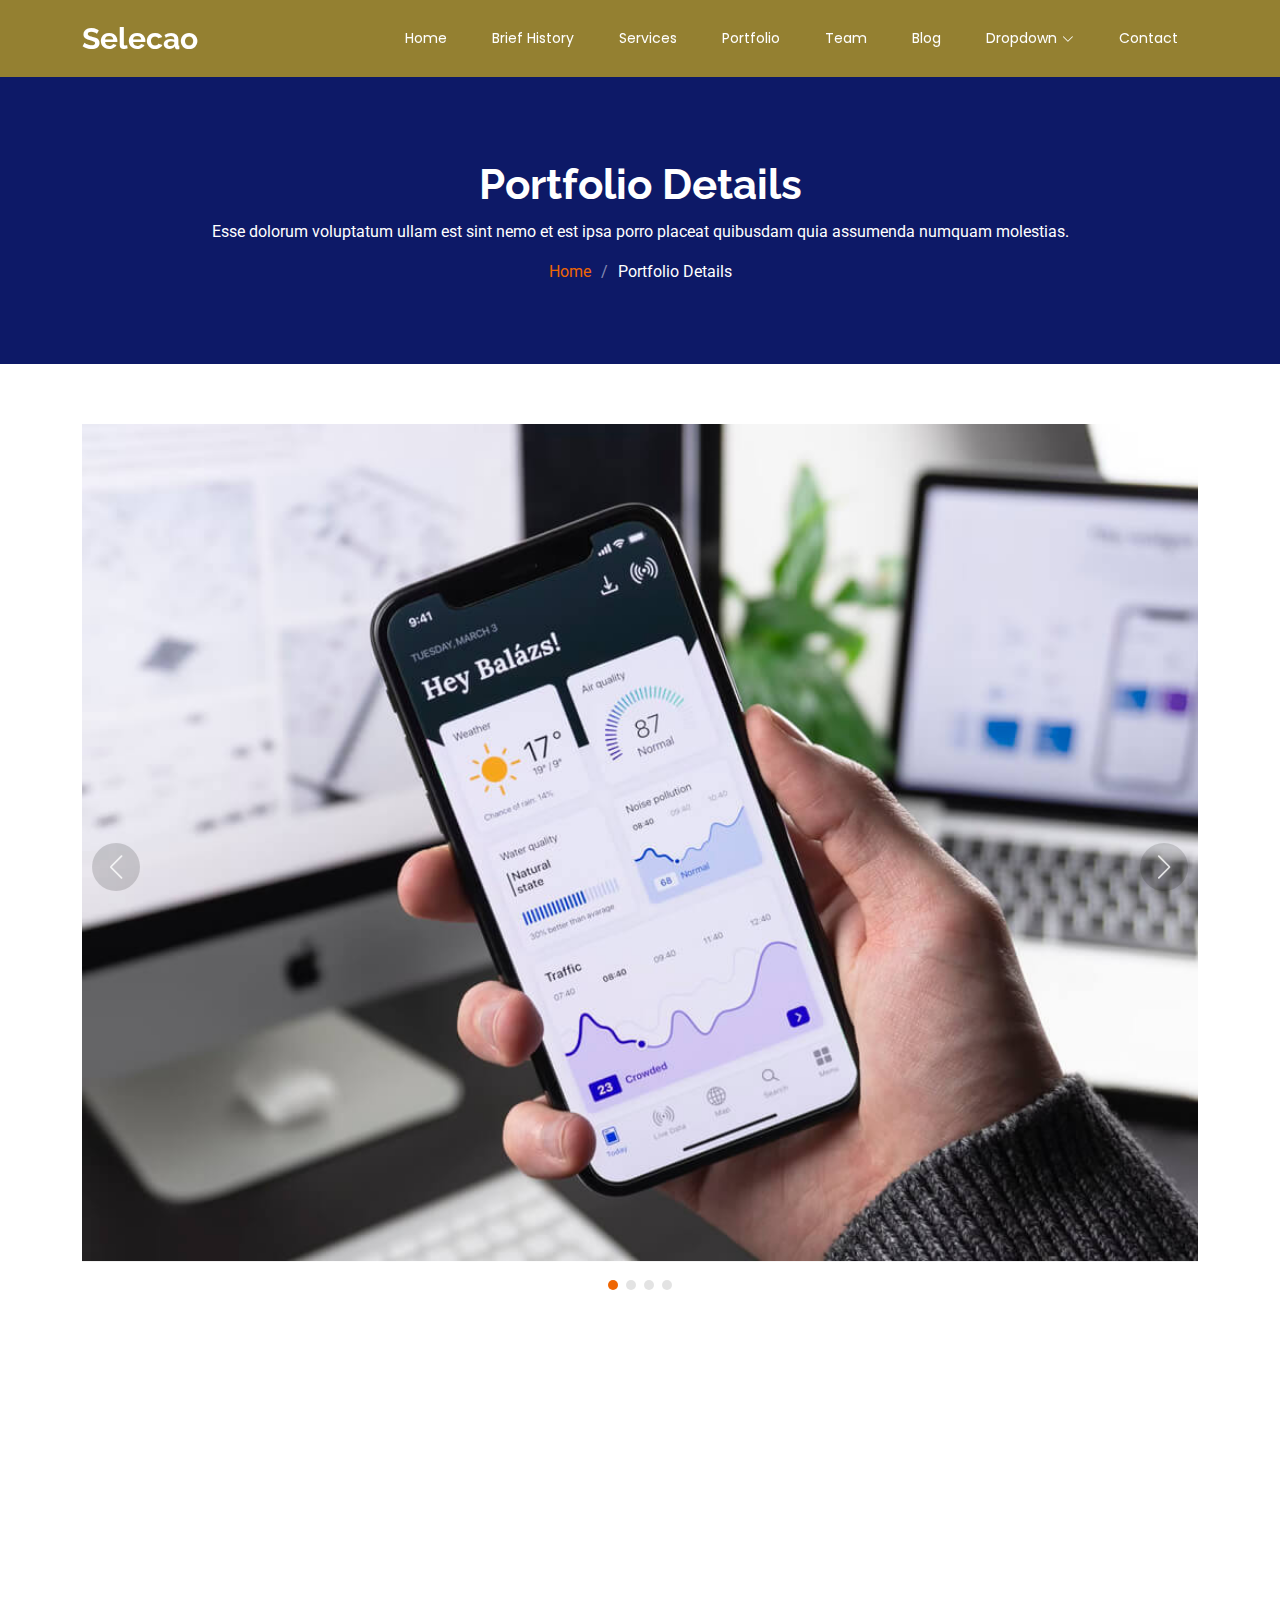
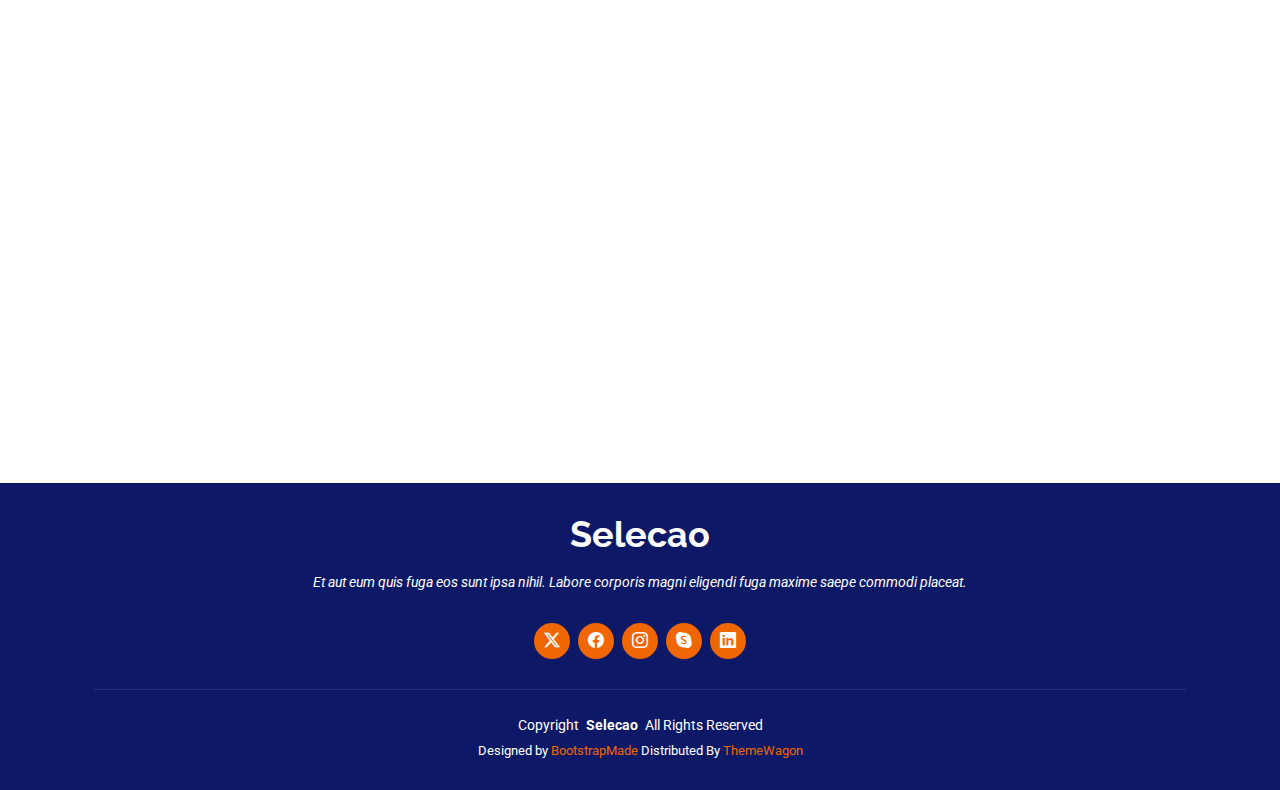
<file: portfolio-details.html>
<!DOCTYPE html>
<html lang="en">

<head>
  <meta charset="utf-8">
  <meta content="width=device-width, initial-scale=1.0" name="viewport">
  <title>Portfolio Details - Selecao Bootstrap Template</title>
  <meta name="description" content="">
  <meta name="keywords" content="">

  <!-- Favicons -->
  <link href="assets/img/favicon.png" rel="icon">
  <link href="assets/img/apple-touch-icon.png" rel="apple-touch-icon">

  <!-- Fonts -->
  <link href="https://fonts.googleapis.com" rel="preconnect">
  <link href="https://fonts.gstatic.com" rel="preconnect" crossorigin>
  <link href="https://fonts.googleapis.com/css2?family=Roboto:ital,wght@0,100;0,300;0,400;0,500;0,700;0,900;1,100;1,300;1,400;1,500;1,700;1,900&family=Poppins:ital,wght@0,100;0,200;0,300;0,400;0,500;0,600;0,700;0,800;0,900;1,100;1,200;1,300;1,400;1,500;1,600;1,700;1,800;1,900&family=Raleway:ital,wght@0,100;0,200;0,300;0,400;0,500;0,600;0,700;0,800;0,900;1,100;1,200;1,300;1,400;1,500;1,600;1,700;1,800;1,900&display=swap" rel="stylesheet">

  <!-- Vendor CSS Files -->
  <link href="assets/vendor/bootstrap/css/bootstrap.min.css" rel="stylesheet">
  <link href="assets/vendor/bootstrap-icons/bootstrap-icons.css" rel="stylesheet">
  <link href="assets/vendor/aos/aos.css" rel="stylesheet">
  <link href="assets/vendor/animate.css/animate.min.css" rel="stylesheet">
  <link href="assets/vendor/glightbox/css/glightbox.min.css" rel="stylesheet">
  <link href="assets/vendor/swiper/swiper-bundle.min.css" rel="stylesheet">

  <!-- Main CSS File -->
  <link href="assets/css/main.css" rel="stylesheet">

 
</head>

<body class="portfolio-details-page">

  <header id="header" class="header d-flex align-items-center fixed-top">
    <div class="container-fluid container-xl position-relative d-flex align-items-center justify-content-between">

      <a href="index.html" class="logo d-flex align-items-center">
        <!-- Uncomment the line below if you also wish to use an image logo -->
        <!-- <img src="assets/img/logo.png" alt=""> -->
        <h1 class="sitename">Selecao</h1>
      </a>

      <nav id="navmenu" class="navmenu">
        <ul>
          <li><a href="#hero">Home</a></li>
          <li><a href="#about">Brief History</a></li>
          <li><a href="#services">Services</a></li>
          <li><a href="#portfolio">Portfolio</a></li>
          <li><a href="#team">Team</a></li>
          <li><a href="blog.html">Blog</a></li>
          <li class="dropdown"><a href="#"><span>Dropdown</span> <i class="bi bi-chevron-down toggle-dropdown"></i></a>
            <ul>
              <li><a href="#">Dropdown 1</a></li>
              <li class="dropdown"><a href="#"><span>Deep Dropdown</span> <i class="bi bi-chevron-down toggle-dropdown"></i></a>
                <ul>
                  <li><a href="#">Deep Dropdown 1</a></li>
                  <li><a href="#">Deep Dropdown 2</a></li>
                  <li><a href="#">Deep Dropdown 3</a></li>
                  <li><a href="#">Deep Dropdown 4</a></li>
                  <li><a href="#">Deep Dropdown 5</a></li>
                </ul>
              </li>
              <li><a href="#">Dropdown 2</a></li>
              <li><a href="#">Dropdown 3</a></li>
              <li><a href="#">Dropdown 4</a></li>
            </ul>
          </li>
          <li><a href="#contact">Contact</a></li>
        </ul>
        <i class="mobile-nav-toggle d-xl-none bi bi-list"></i>
      </nav>

    </div>
  </header>

  <main class="main">

    <!-- Page Title -->
    <div class="page-title dark-background">
      <div class="container position-relative">
        <h1>Portfolio Details</h1>
        <p>Esse dolorum voluptatum ullam est sint nemo et est ipsa porro placeat quibusdam quia assumenda numquam molestias.</p>
        <nav class="breadcrumbs">
          <ol>
            <li><a href="index.html">Home</a></li>
            <li class="current">Portfolio Details</li>
          </ol>
        </nav>
      </div>
    </div><!-- End Page Title -->

    <!-- Portfolio Details Section -->
    <section id="portfolio-details" class="portfolio-details section">

      <div class="container" data-aos="fade-up">

        <div class="portfolio-details-slider swiper init-swiper">
          <script type="application/json" class="swiper-config">
            {
              "loop": true,
              "speed": 600,
              "autoplay": {
                "delay": 5000
              },
              "slidesPerView": "auto",
              "navigation": {
                "nextEl": ".swiper-button-next",
                "prevEl": ".swiper-button-prev"
              },
              "pagination": {
                "el": ".swiper-pagination",
                "type": "bullets",
                "clickable": true
              }
            }
          </script>
          <div class="swiper-wrapper align-items-center">

            <div class="swiper-slide">
              <img src="assets/img/portfolio/app-1.jpg" alt="">
            </div>

            <div class="swiper-slide">
              <img src="assets/img/portfolio/product-1.jpg" alt="">
            </div>

            <div class="swiper-slide">
              <img src="assets/img/portfolio/branding-1.jpg" alt="">
            </div>

            <div class="swiper-slide">
              <img src="assets/img/portfolio/books-1.jpg" alt="">
            </div>

          </div>
          <div class="swiper-button-prev"></div>
          <div class="swiper-button-next"></div>
          <div class="swiper-pagination"></div>
        </div>

        <div class="row justify-content-between gy-4 mt-4">

          <div class="col-lg-8" data-aos="fade-up">
            <div class="portfolio-description">
              <h2>This is an example of portfolio details</h2>
              <p>
                Autem ipsum nam porro corporis rerum. Quis eos dolorem eos itaque inventore commodi labore quia quia. Exercitationem repudiandae officiis neque suscipit non officia eaque itaque enim. Voluptatem officia accusantium nesciunt est omnis tempora consectetur dignissimos. Sequi nulla at esse enim cum deserunt eius.
              </p>
              <p>
                Amet consequatur qui dolore veniam voluptatem voluptatem sit. Non aspernatur atque natus ut cum nam et. Praesentium error dolores rerum minus sequi quia veritatis eum. Eos et doloribus doloremque nesciunt molestiae laboriosam.
              </p>

              <div class="testimonial-item">
                <p>
                  <i class="bi bi-quote quote-icon-left"></i>
                  <span>Export tempor illum tamen malis malis eram quae irure esse labore quem cillum quid cillum eram malis quorum velit fore eram velit sunt aliqua noster fugiat irure amet legam anim culpa.</span>
                  <i class="bi bi-quote quote-icon-right"></i>
                </p>
                <div>
                  <img src="assets/img/testimonials/testimonials-2.jpg" class="testimonial-img" alt="">
                  <h3>Sara Wilsson</h3>
                  <h4>Designer</h4>
                </div>
              </div>

              <p>
                Impedit ipsum quae et aliquid doloribus et voluptatem quasi. Perspiciatis occaecati earum et magnam animi. Quibusdam non qui ea vitae suscipit vitae sunt. Repudiandae incidunt cumque minus deserunt assumenda tempore. Delectus voluptas necessitatibus est.
              </p>

              <p>
                Sunt voluptatum sapiente facilis quo odio aut ipsum repellat debitis. Molestiae et autem libero. Explicabo et quod necessitatibus similique quis dolor eum. Numquam eaque praesentium rem et qui nesciunt.
              </p>

            </div>
          </div>

          <div class="col-lg-3" data-aos="fade-up" data-aos-delay="100">
            <div class="portfolio-info">
              <h3>Project information</h3>
              <ul>
                <li><strong>Category</strong> Web design</li>
                <li><strong>Client</strong> ASU Company</li>
                <li><strong>Project date</strong> 01 March, 2020</li>
                <li><strong>Project URL</strong> <a href="#">www.example.com</a></li>
                <li><a href="#" class="btn-visit align-self-start">Visit Website</a></li>
              </ul>
            </div>
          </div>

        </div>

      </div>

    </section><!-- /Portfolio Details Section -->

  </main>

  <footer id="footer" class="footer dark-background">
    <div class="container">
      <h3 class="sitename">Selecao</h3>
      <p>Et aut eum quis fuga eos sunt ipsa nihil. Labore corporis magni eligendi fuga maxime saepe commodi placeat.</p>
      <div class="social-links d-flex justify-content-center">
        <a href=""><i class="bi bi-twitter-x"></i></a>
        <a href=""><i class="bi bi-facebook"></i></a>
        <a href=""><i class="bi bi-instagram"></i></a>
        <a href=""><i class="bi bi-skype"></i></a>
        <a href=""><i class="bi bi-linkedin"></i></a>
      </div>
      <div class="container">
        <div class="copyright">
          <span>Copyright</span> <strong class="px-1 sitename">Selecao</strong> <span>All Rights Reserved</span>
        </div>
        <div class="credits">
          <!-- All the links in the footer should remain intact. -->
          <!-- You can delete the links only if you've purchased the pro version. -->
          <!-- Licensing information: https://bootstrapmade.com/license/ -->
          <!-- Purchase the pro version with working PHP/AJAX contact form: [buy-url] -->
          Designed by <a href="https://bootstrapmade.com/">BootstrapMade</a>  Distributed By <a href="https://themewagon.com">ThemeWagon</a>
        </div>
      </div>
    </div>
  </footer>

  <!-- Scroll Top -->
  <a href="#" id="scroll-top" class="scroll-top d-flex align-items-center justify-content-center"><i class="bi bi-arrow-up-short"></i></a>

  <!-- Preloader -->
  <div id="preloader"></div>

  <!-- Vendor JS Files -->
  <script src="assets/vendor/bootstrap/js/bootstrap.bundle.min.js"></script>
  <script src="assets/vendor/php-email-form/validate.js"></script>
  <script src="assets/vendor/aos/aos.js"></script>
  <script src="assets/vendor/glightbox/js/glightbox.min.js"></script>
  <script src="assets/vendor/imagesloaded/imagesloaded.pkgd.min.js"></script>
  <script src="assets/vendor/isotope-layout/isotope.pkgd.min.js"></script>
  <script src="assets/vendor/swiper/swiper-bundle.min.js"></script>

  <!-- Main JS File -->
  <script src="assets/js/main.js"></script>

</body>

</html>
</file>
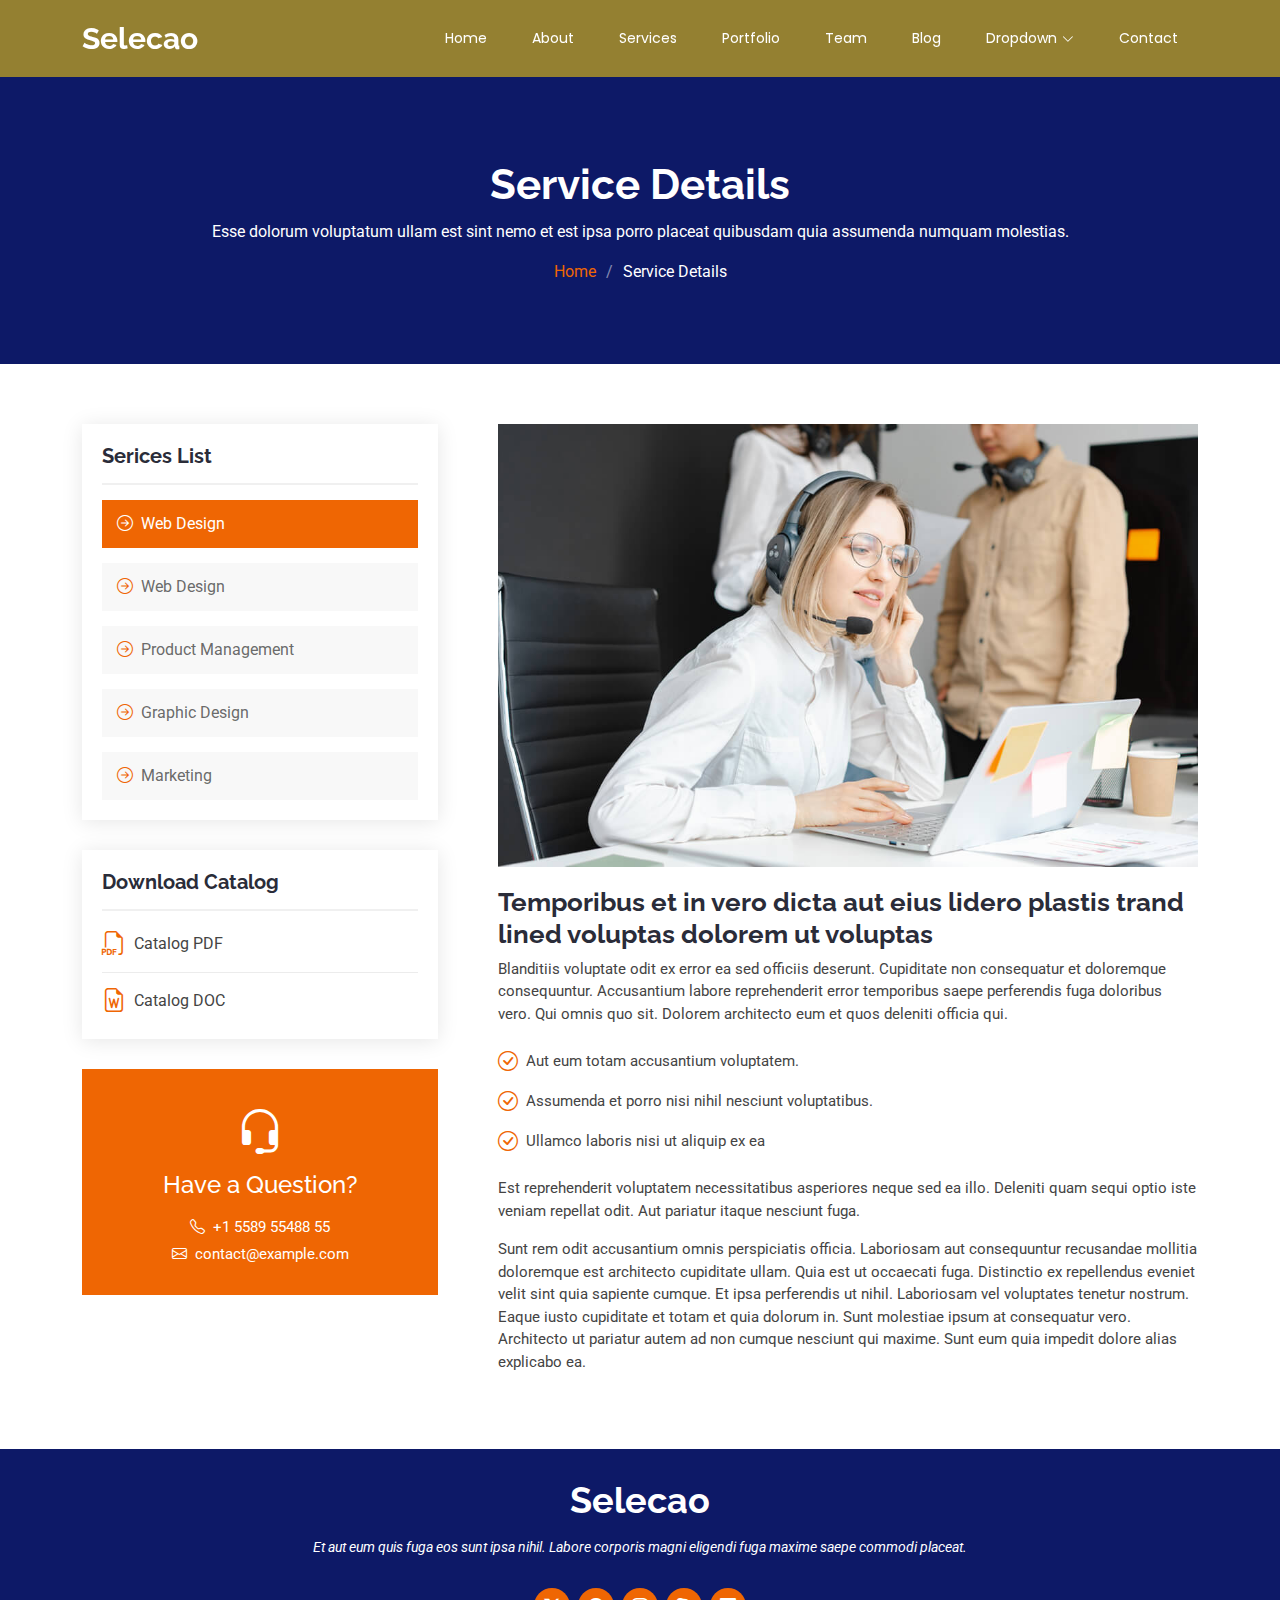
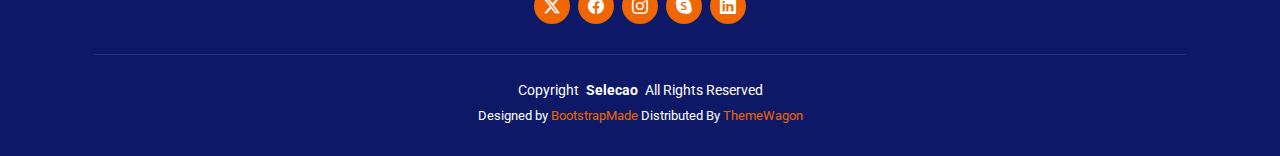
<file: service-details.html>
<!DOCTYPE html>
<html lang="en">

<head>
  <meta charset="utf-8">
  <meta content="width=device-width, initial-scale=1.0" name="viewport">
  <title>Service Details - Selecao Bootstrap Template</title>
  <meta name="description" content="">
  <meta name="keywords" content="">

  <!-- Favicons -->
  <link href="assets/img/favicon.png" rel="icon">
  <link href="assets/img/apple-touch-icon.png" rel="apple-touch-icon">

  <!-- Fonts -->
  <link href="https://fonts.googleapis.com" rel="preconnect">
  <link href="https://fonts.gstatic.com" rel="preconnect" crossorigin>
  <link href="https://fonts.googleapis.com/css2?family=Roboto:ital,wght@0,100;0,300;0,400;0,500;0,700;0,900;1,100;1,300;1,400;1,500;1,700;1,900&family=Poppins:ital,wght@0,100;0,200;0,300;0,400;0,500;0,600;0,700;0,800;0,900;1,100;1,200;1,300;1,400;1,500;1,600;1,700;1,800;1,900&family=Raleway:ital,wght@0,100;0,200;0,300;0,400;0,500;0,600;0,700;0,800;0,900;1,100;1,200;1,300;1,400;1,500;1,600;1,700;1,800;1,900&display=swap" rel="stylesheet">

  <!-- Vendor CSS Files -->
  <link href="assets/vendor/bootstrap/css/bootstrap.min.css" rel="stylesheet">
  <link href="assets/vendor/bootstrap-icons/bootstrap-icons.css" rel="stylesheet">
  <link href="assets/vendor/aos/aos.css" rel="stylesheet">
  <link href="assets/vendor/animate.css/animate.min.css" rel="stylesheet">
  <link href="assets/vendor/glightbox/css/glightbox.min.css" rel="stylesheet">
  <link href="assets/vendor/swiper/swiper-bundle.min.css" rel="stylesheet">

  <!-- Main CSS File -->
  <link href="assets/css/main.css" rel="stylesheet">

</head>

<body class="service-details-page">

  <header id="header" class="header d-flex align-items-center fixed-top">
    <div class="container-fluid container-xl position-relative d-flex align-items-center justify-content-between">

      <a href="index.html" class="logo d-flex align-items-center">
        <!-- Uncomment the line below if you also wish to use an image logo -->
        <!-- <img src="assets/img/logo.png" alt=""> -->
        <h1 class="sitename">Selecao</h1>
      </a>

      <nav id="navmenu" class="navmenu">
        <ul>
          <li><a href="#hero">Home</a></li>
          <li><a href="#about">About</a></li>
          <li><a href="#services">Services</a></li>
          <li><a href="#portfolio">Portfolio</a></li>
          <li><a href="#team">Team</a></li>
          <li><a href="blog.html">Blog</a></li>
          <li class="dropdown"><a href="#"><span>Dropdown</span> <i class="bi bi-chevron-down toggle-dropdown"></i></a>
            <ul>
              <li><a href="#">Dropdown 1</a></li>
              <li class="dropdown"><a href="#"><span>Deep Dropdown</span> <i class="bi bi-chevron-down toggle-dropdown"></i></a>
                <ul>
                  <li><a href="#">Deep Dropdown 1</a></li>
                  <li><a href="#">Deep Dropdown 2</a></li>
                  <li><a href="#">Deep Dropdown 3</a></li>
                  <li><a href="#">Deep Dropdown 4</a></li>
                  <li><a href="#">Deep Dropdown 5</a></li>
                </ul>
              </li>
              <li><a href="#">Dropdown 2</a></li>
              <li><a href="#">Dropdown 3</a></li>
              <li><a href="#">Dropdown 4</a></li>
            </ul>
          </li>
          <li><a href="#contact">Contact</a></li>
        </ul>
        <i class="mobile-nav-toggle d-xl-none bi bi-list"></i>
      </nav>

    </div>
  </header>

  <main class="main">

    <!-- Page Title -->
    <div class="page-title dark-background">
      <div class="container position-relative">
        <h1>Service Details</h1>
        <p>Esse dolorum voluptatum ullam est sint nemo et est ipsa porro placeat quibusdam quia assumenda numquam molestias.</p>
        <nav class="breadcrumbs">
          <ol>
            <li><a href="index.html">Home</a></li>
            <li class="current">Service Details</li>
          </ol>
        </nav>
      </div>
    </div><!-- End Page Title -->

    <!-- Service Details Section -->
    <section id="service-details" class="service-details section">

      <div class="container">

        <div class="row gy-5">

          <div class="col-lg-4" data-aos="fade-up" data-aos-delay="100">

            <div class="service-box">
              <h4>Serices List</h4>
              <div class="services-list">
                <a href="#" class="active"><i class="bi bi-arrow-right-circle"></i><span>Web Design</span></a>
                <a href="#"><i class="bi bi-arrow-right-circle"></i><span>Web Design</span></a>
                <a href="#"><i class="bi bi-arrow-right-circle"></i><span>Product Management</span></a>
                <a href="#"><i class="bi bi-arrow-right-circle"></i><span>Graphic Design</span></a>
                <a href="#"><i class="bi bi-arrow-right-circle"></i><span>Marketing</span></a>
              </div>
            </div><!-- End Services List -->

            <div class="service-box">
              <h4>Download Catalog</h4>
              <div class="download-catalog">
                <a href="#"><i class="bi bi-filetype-pdf"></i><span>Catalog PDF</span></a>
                <a href="#"><i class="bi bi-file-earmark-word"></i><span>Catalog DOC</span></a>
              </div>
            </div><!-- End Services List -->

            <div class="help-box d-flex flex-column justify-content-center align-items-center">
              <i class="bi bi-headset help-icon"></i>
              <h4>Have a Question?</h4>
              <p class="d-flex align-items-center mt-2 mb-0"><i class="bi bi-telephone me-2"></i> <span>+1 5589 55488 55</span></p>
              <p class="d-flex align-items-center mt-1 mb-0"><i class="bi bi-envelope me-2"></i> <a href="mailto:contact@example.com">contact@example.com</a></p>
            </div>

          </div>

          <div class="col-lg-8 ps-lg-5" data-aos="fade-up" data-aos-delay="200">
            <img src="assets/img/services.jpg" alt="" class="img-fluid services-img">
            <h3>Temporibus et in vero dicta aut eius lidero plastis trand lined voluptas dolorem ut voluptas</h3>
            <p>
              Blanditiis voluptate odit ex error ea sed officiis deserunt. Cupiditate non consequatur et doloremque consequuntur. Accusantium labore reprehenderit error temporibus saepe perferendis fuga doloribus vero. Qui omnis quo sit. Dolorem architecto eum et quos deleniti officia qui.
            </p>
            <ul>
              <li><i class="bi bi-check-circle"></i> <span>Aut eum totam accusantium voluptatem.</span></li>
              <li><i class="bi bi-check-circle"></i> <span>Assumenda et porro nisi nihil nesciunt voluptatibus.</span></li>
              <li><i class="bi bi-check-circle"></i> <span>Ullamco laboris nisi ut aliquip ex ea</span></li>
            </ul>
            <p>
              Est reprehenderit voluptatem necessitatibus asperiores neque sed ea illo. Deleniti quam sequi optio iste veniam repellat odit. Aut pariatur itaque nesciunt fuga.
            </p>
            <p>
              Sunt rem odit accusantium omnis perspiciatis officia. Laboriosam aut consequuntur recusandae mollitia doloremque est architecto cupiditate ullam. Quia est ut occaecati fuga. Distinctio ex repellendus eveniet velit sint quia sapiente cumque. Et ipsa perferendis ut nihil. Laboriosam vel voluptates tenetur nostrum. Eaque iusto cupiditate et totam et quia dolorum in. Sunt molestiae ipsum at consequatur vero. Architecto ut pariatur autem ad non cumque nesciunt qui maxime. Sunt eum quia impedit dolore alias explicabo ea.
            </p>
          </div>

        </div>

      </div>

    </section><!-- /Service Details Section -->

  </main>

  <footer id="footer" class="footer dark-background">
    <div class="container">
      <h3 class="sitename">Selecao</h3>
      <p>Et aut eum quis fuga eos sunt ipsa nihil. Labore corporis magni eligendi fuga maxime saepe commodi placeat.</p>
      <div class="social-links d-flex justify-content-center">
        <a href=""><i class="bi bi-twitter-x"></i></a>
        <a href=""><i class="bi bi-facebook"></i></a>
        <a href=""><i class="bi bi-instagram"></i></a>
        <a href=""><i class="bi bi-skype"></i></a>
        <a href=""><i class="bi bi-linkedin"></i></a>
      </div>
      <div class="container">
        <div class="copyright">
          <span>Copyright</span> <strong class="px-1 sitename">Selecao</strong> <span>All Rights Reserved</span>
        </div>
        <div class="credits">
          <!-- All the links in the footer should remain intact. -->
          <!-- You can delete the links only if you've purchased the pro version. -->
          <!-- Licensing information: https://bootstrapmade.com/license/ -->
          <!-- Purchase the pro version with working PHP/AJAX contact form: [buy-url] -->
          Designed by <a href="https://bootstrapmade.com/">BootstrapMade</a> Distributed By <a href="https://themewagon.com">ThemeWagon</a>
        </div>
      </div>
    </div>
  </footer>

  <!-- Scroll Top -->
  <a href="#" id="scroll-top" class="scroll-top d-flex align-items-center justify-content-center"><i class="bi bi-arrow-up-short"></i></a>

  <!-- Preloader -->
  <div id="preloader"></div>

  <!-- Vendor JS Files -->
  <script src="assets/vendor/bootstrap/js/bootstrap.bundle.min.js"></script>
  <script src="assets/vendor/php-email-form/validate.js"></script>
  <script src="assets/vendor/aos/aos.js"></script>
  <script src="assets/vendor/glightbox/js/glightbox.min.js"></script>
  <script src="assets/vendor/imagesloaded/imagesloaded.pkgd.min.js"></script>
  <script src="assets/vendor/isotope-layout/isotope.pkgd.min.js"></script>
  <script src="assets/vendor/swiper/swiper-bundle.min.js"></script>

  <!-- Main JS File -->
  <script src="assets/js/main.js"></script>

</body>

</html>
</file>
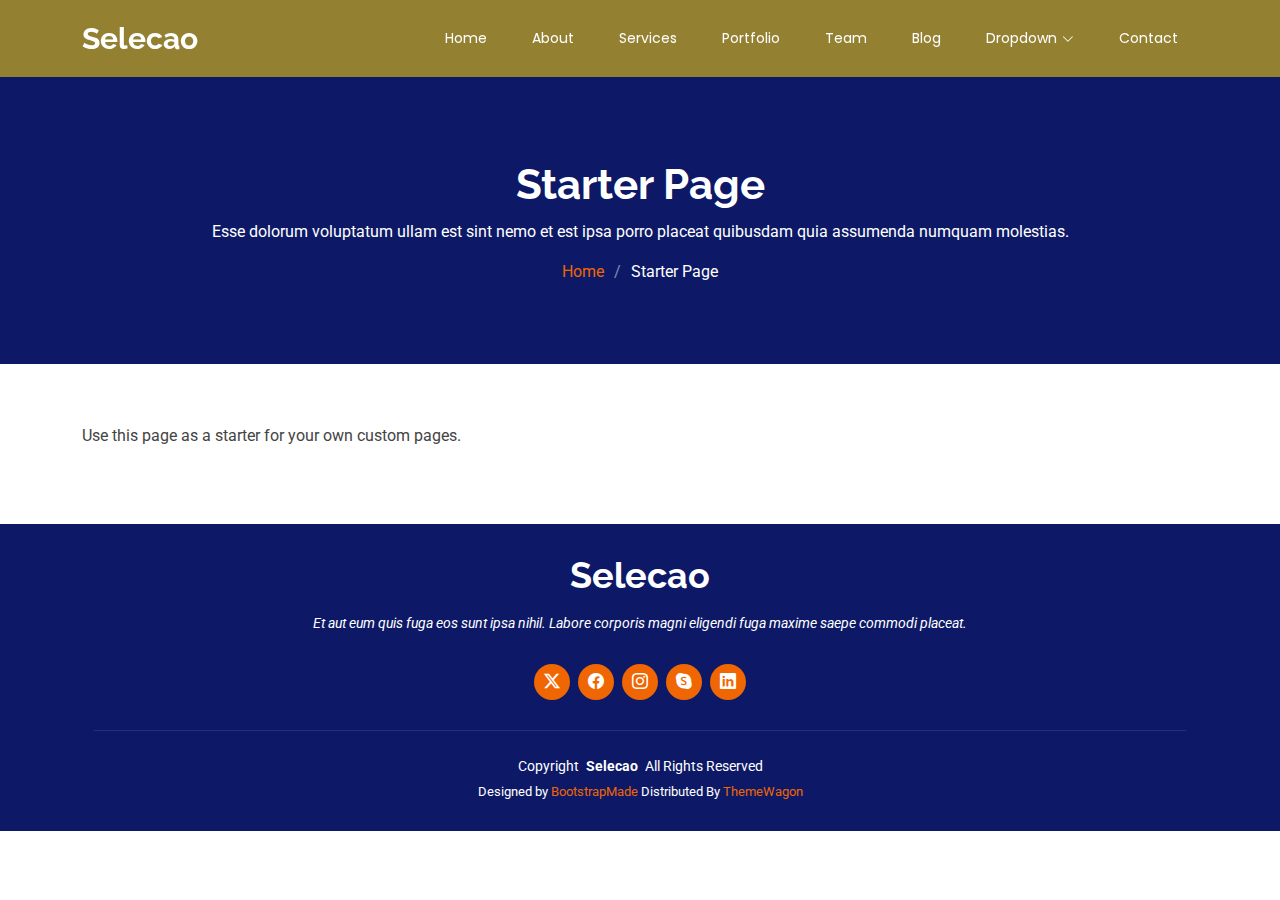
<file: starter-page.html>
<!DOCTYPE html>
<html lang="en">

<head>
  <meta charset="utf-8">
  <meta content="width=device-width, initial-scale=1.0" name="viewport">
  <title>Starter Page - Selecao Bootstrap Template</title>
  <meta name="description" content="">
  <meta name="keywords" content="">

  <!-- Favicons -->
  <link href="assets/img/favicon.png" rel="icon">
  <link href="assets/img/apple-touch-icon.png" rel="apple-touch-icon">

  <!-- Fonts -->
  <link href="https://fonts.googleapis.com" rel="preconnect">
  <link href="https://fonts.gstatic.com" rel="preconnect" crossorigin>
  <link href="https://fonts.googleapis.com/css2?family=Roboto:ital,wght@0,100;0,300;0,400;0,500;0,700;0,900;1,100;1,300;1,400;1,500;1,700;1,900&family=Poppins:ital,wght@0,100;0,200;0,300;0,400;0,500;0,600;0,700;0,800;0,900;1,100;1,200;1,300;1,400;1,500;1,600;1,700;1,800;1,900&family=Raleway:ital,wght@0,100;0,200;0,300;0,400;0,500;0,600;0,700;0,800;0,900;1,100;1,200;1,300;1,400;1,500;1,600;1,700;1,800;1,900&display=swap" rel="stylesheet">

  <!-- Vendor CSS Files -->
  <link href="assets/vendor/bootstrap/css/bootstrap.min.css" rel="stylesheet">
  <link href="assets/vendor/bootstrap-icons/bootstrap-icons.css" rel="stylesheet">
  <link href="assets/vendor/aos/aos.css" rel="stylesheet">
  <link href="assets/vendor/animate.css/animate.min.css" rel="stylesheet">
  <link href="assets/vendor/glightbox/css/glightbox.min.css" rel="stylesheet">
  <link href="assets/vendor/swiper/swiper-bundle.min.css" rel="stylesheet">

  <!-- Main CSS File -->
  <link href="assets/css/main.css" rel="stylesheet">

</head>

<body class="starter-page-page">

  <header id="header" class="header d-flex align-items-center fixed-top">
    <div class="container-fluid container-xl position-relative d-flex align-items-center justify-content-between">

      <a href="index.html" class="logo d-flex align-items-center">
        <!-- Uncomment the line below if you also wish to use an image logo -->
        <!-- <img src="assets/img/logo.png" alt=""> -->
        <h1 class="sitename">Selecao</h1>
      </a>

      <nav id="navmenu" class="navmenu">
        <ul>
          <li><a href="#hero">Home</a></li>
          <li><a href="#about">About</a></li>
          <li><a href="#services">Services</a></li>
          <li><a href="#portfolio">Portfolio</a></li>
          <li><a href="#team">Team</a></li>
          <li><a href="blog.html">Blog</a></li>
          <li class="dropdown"><a href="#"><span>Dropdown</span> <i class="bi bi-chevron-down toggle-dropdown"></i></a>
            <ul>
              <li><a href="#">Dropdown 1</a></li>
              <li class="dropdown"><a href="#"><span>Deep Dropdown</span> <i class="bi bi-chevron-down toggle-dropdown"></i></a>
                <ul>
                  <li><a href="#">Deep Dropdown 1</a></li>
                  <li><a href="#">Deep Dropdown 2</a></li>
                  <li><a href="#">Deep Dropdown 3</a></li>
                  <li><a href="#">Deep Dropdown 4</a></li>
                  <li><a href="#">Deep Dropdown 5</a></li>
                </ul>
              </li>
              <li><a href="#">Dropdown 2</a></li>
              <li><a href="#">Dropdown 3</a></li>
              <li><a href="#">Dropdown 4</a></li>
            </ul>
          </li>
          <li><a href="#contact">Contact</a></li>
        </ul>
        <i class="mobile-nav-toggle d-xl-none bi bi-list"></i>
      </nav>

    </div>
  </header>

  <main class="main">

    <!-- Page Title -->
    <div class="page-title dark-background">
      <div class="container position-relative">
        <h1>Starter Page</h1>
        <p>Esse dolorum voluptatum ullam est sint nemo et est ipsa porro placeat quibusdam quia assumenda numquam molestias.</p>
        <nav class="breadcrumbs">
          <ol>
            <li><a href="index.html">Home</a></li>
            <li class="current">Starter Page</li>
          </ol>
        </nav>
      </div>
    </div><!-- End Page Title -->

    <!-- Starter Section Section -->
    <section id="starter-section" class="starter-section section">

      <div class="container" data-aos="fade-up">
        <p>Use this page as a starter for your own custom pages.</p>
      </div>

    </section><!-- /Starter Section Section -->

  </main>

  <footer id="footer" class="footer dark-background">
    <div class="container">
      <h3 class="sitename">Selecao</h3>
      <p>Et aut eum quis fuga eos sunt ipsa nihil. Labore corporis magni eligendi fuga maxime saepe commodi placeat.</p>
      <div class="social-links d-flex justify-content-center">
        <a href=""><i class="bi bi-twitter-x"></i></a>
        <a href=""><i class="bi bi-facebook"></i></a>
        <a href=""><i class="bi bi-instagram"></i></a>
        <a href=""><i class="bi bi-skype"></i></a>
        <a href=""><i class="bi bi-linkedin"></i></a>
      </div>
      <div class="container">
        <div class="copyright">
          <span>Copyright</span> <strong class="px-1 sitename">Selecao</strong> <span>All Rights Reserved</span>
        </div>
        <div class="credits">
          <!-- All the links in the footer should remain intact. -->
          <!-- You can delete the links only if you've purchased the pro version. -->
          <!-- Licensing information: https://bootstrapmade.com/license/ -->
          <!-- Purchase the pro version with working PHP/AJAX contact form: [buy-url] -->
          Designed by <a href="https://bootstrapmade.com/">BootstrapMade</a> Distributed By <a href="https://themewagon.com">ThemeWagon</a>
        </div>
      </div>
    </div>
  </footer>

  <!-- Scroll Top -->
  <a href="#" id="scroll-top" class="scroll-top d-flex align-items-center justify-content-center"><i class="bi bi-arrow-up-short"></i></a>

  <!-- Preloader -->
  <div id="preloader"></div>

  <!-- Vendor JS Files -->
  <script src="assets/vendor/bootstrap/js/bootstrap.bundle.min.js"></script>
  <script src="assets/vendor/php-email-form/validate.js"></script>
  <script src="assets/vendor/aos/aos.js"></script>
  <script src="assets/vendor/glightbox/js/glightbox.min.js"></script>
  <script src="assets/vendor/imagesloaded/imagesloaded.pkgd.min.js"></script>
  <script src="assets/vendor/isotope-layout/isotope.pkgd.min.js"></script>
  <script src="assets/vendor/swiper/swiper-bundle.min.js"></script>

  <!-- Main JS File -->
  <script src="assets/js/main.js"></script>

</body>

</html>
</file>
<file: assets/css/style.css>
head{
    background-color: gold;
}
</file>
<file: assets/css/main.css>
/* Fonts */
:root {
  --default-font: "Roboto",  system-ui, -apple-system, "Segoe UI", Roboto, "Helvetica Neue", Arial, "Noto Sans", "Liberation Sans", sans-serif, "Apple Color Emoji", "Segoe UI Emoji", "Segoe UI Symbol", "Noto Color Emoji";
  --heading-font: "Raleway",  sans-serif;
  --nav-font: "Poppins",  sans-serif;
}

/* Global Colors - The following color variables are used throughout the website. Updating them here will change the color scheme of the entire website */
:root { 
  --background-color: #ffffff; /* Background color for the entire website, including individual sections */
  --default-color: #444444; /* Default color used for the majority of the text content across the entire website */
  --heading-color: #2a2c39; /* Color for headings, subheadings and title throughout the website */
  --accent-color: #ef6603; /* Accent color that represents your brand on the website. It's used for buttons, links, and other elements that need to stand out */
  --surface-color: #ffffff; /* The surface color is used as a background of boxed elements within sections, such as cards, icon boxes, or other elements that require a visual separation from the global background. */
  --contrast-color: #ffffff; /* Contrast color for text, ensuring readability against backgrounds of accent, heading, or default colors. */
}

/* Nav Menu Colors - The following color variables are used specifically for the navigation menu. They are separate from the global colors to allow for more customization options */
:root {
  --nav-color: #ffffff;  /* The default color of the main navmenu links */
  --nav-hover-color: #ef6603; /* Applied to main navmenu links when they are hovered over or active */
  --nav-mobile-background-color: #ffffff; /* Used as the background color for mobile navigation menu */
  --nav-dropdown-background-color: #ffffff; /* Used as the background color for dropdown items that appear when hovering over primary navigation items */
  --nav-dropdown-color: #060606; /* Used for navigation links of the dropdown items in the navigation menu. */
  --nav-dropdown-hover-color: #ef6603; /* Similar to --nav-hover-color, this color is applied to dropdown navigation links when they are hovered over. */
}

/* Color Presets - These classes override global colors when applied to any section or element, providing reuse of the sam color scheme. */

.light-background {
  --background-color: #f9f9f9;
  --surface-color: #ffffff;
}

.dark-background {
  --background-color: #0d1967;
  --default-color: #ffffff;
  --heading-color: #ffffff;
  --surface-color: #404356;
  --contrast-color: #ffffff;
}

/* Smooth scroll */
:root {
  scroll-behavior: smooth;
}

/*--------------------------------------------------------------
# General Styling & Shared Classes
--------------------------------------------------------------*/
body {
  color: var(--default-color);
  background-color: var(--background-color);
  font-family: var(--default-font);
}

a {
  color: var(--accent-color);
  text-decoration: none;
  transition: 0.3s;
}

a:hover {
  color: color-mix(in srgb, var(--accent-color), transparent 25%);
  text-decoration: none;
}

h1,
h2,
h3,
h4,
h5,
h6 {
  color: var(--heading-color);
  font-family: var(--heading-font);
}

/* PHP Email Form Messages
------------------------------*/
.php-email-form .error-message {
  display: none;
  background: #df1529;
  color: #ffffff;
  text-align: left;
  padding: 15px;
  margin-bottom: 24px;
  font-weight: 600;
}

.php-email-form .sent-message {
  display: none;
  color: #ffffff;
  background: #059652;
  text-align: center;
  padding: 15px;
  margin-bottom: 24px;
  font-weight: 600;
}

.php-email-form .loading {
  display: none;
  background: var(--surface-color);
  text-align: center;
  padding: 15px;
  margin-bottom: 24px;
}

.php-email-form .loading:before {
  content: "";
  display: inline-block;
  border-radius: 50%;
  width: 24px;
  height: 24px;
  margin: 0 10px -6px 0;
  border: 3px solid var(--accent-color);
  border-top-color: var(--surface-color);
  animation: php-email-form-loading 1s linear infinite;
}

@keyframes php-email-form-loading {
  0% {
    transform: rotate(0deg);
  }

  100% {
    transform: rotate(360deg);
  }
}

/*--------------------------------------------------------------
# Global Header
--------------------------------------------------------------*/
.header {
  --background-color: rgba(243, 201, 12, 0.588);
  --heading-color: #ffffff;
  color: var(--default-color);
  background-color: var(--background-color);
  padding: 20px 0;
  transition: all 0.5s;
  z-index: 997;
}

.header .logo {
  line-height: 1;
}

.header .logo img {
  max-height: 32px;
  margin-right: 8px;
}

.header .logo h1 {
  font-size: 30px;
  margin: 0;
  font-weight: 700;
  color: var(--heading-color);
}

.scrolled .header {
  box-shadow: 0px 0 18px rgba(0, 0, 0, 0.1);
}

/* Global Header on Scroll
------------------------------*/
.scrolled .header {
  --background-color: rgba(42, 44, 57, 0.9);
}

/*--------------------------------------------------------------
# Navigation Menu
--------------------------------------------------------------*/
/* Navmenu - Desktop */
@media (min-width: 1200px) {
  .navmenu {
    padding: 0;
  }

  .navmenu ul {
    margin: 0;
    padding: 0;
    display: flex;
    list-style: none;
    align-items: center;
  }

  .navmenu li {
    position: relative;
    margin-left: 5px;
  }

  .navmenu a,
  .navmenu a:focus {
    color: var(--nav-color);
    padding: 8px 20px;
    font-size: 14px;
    font-family: var(--nav-font);
    font-weight: 400;
    display: flex;
    align-items: center;
    justify-content: space-between;
    white-space: nowrap;
    transition: 0.3s;
    border-radius: 50px;
  }

  .navmenu a i,
  .navmenu a:focus i {
    font-size: 12px;
    line-height: 0;
    margin-left: 5px;
    transition: 0.3s;
  }

  .navmenu li:hover>a,
  .navmenu .active,
  .navmenu .active:focus {
    background-color: var(--nav-hover-color);
  }

  .navmenu .dropdown ul {
    margin: 0;
    padding: 10px 0;
    background: var(--nav-dropdown-background-color);
    display: block;
    position: absolute;
    visibility: hidden;
    left: 0;
    top: 130%;
    opacity: 0;
    transition: 0.3s;
    border-radius: 15px;
    z-index: 99;
    box-shadow: 0px 0px 30px rgba(0, 0, 0, 0.1);
  }

  .navmenu .dropdown ul li {
    min-width: 200px;
    margin-left: 0;
  }

  .navmenu .dropdown ul a {
    padding: 10px 20px;
    font-size: 15px;
    text-transform: none;
    color: var(--nav-dropdown-color);
  }

  .navmenu .dropdown ul a i {
    font-size: 12px;
  }

  .navmenu .dropdown ul a:hover,
  .navmenu .dropdown ul .active:hover,
  .navmenu .dropdown ul li:hover>a {
    background-color: transparent;
    color: var(--nav-hover-color);
  }

  .navmenu .dropdown:hover>ul {
    opacity: 1;
    top: 105%;
    visibility: visible;
  }

  .navmenu .dropdown .dropdown ul {
    top: 0;
    left: -90%;
    visibility: hidden;
  }

  .navmenu .dropdown .dropdown:hover>ul {
    opacity: 1;
    top: 0;
    left: -100%;
    visibility: visible;
  }
}

/* Navmenu - Mobile */
@media (max-width: 1199px) {
  .mobile-nav-toggle {
    color: var(--nav-color);
    font-size: 28px;
    line-height: 0;
    margin-right: 10px;
    cursor: pointer;
    transition: color 0.3s;
  }

  .navmenu {
    padding: 0;
    z-index: 9997;
  }

  .navmenu ul {
    display: none;
    list-style: none;
    position: absolute;
    inset: 60px 20px 20px 20px;
    padding: 10px 0;
    margin: 0;
    border-radius: 6px;
    background-color: var(--nav-mobile-background-color);
    overflow-y: auto;
    transition: 0.3s;
    z-index: 9998;
    box-shadow: 0px 0px 30px rgba(0, 0, 0, 0.1);
  }

  .navmenu a,
  .navmenu a:focus {
    color: var(--nav-dropdown-color);
    padding: 10px 20px;
    font-family: var(--nav-font);
    font-size: 17px;
    font-weight: 500;
    display: flex;
    align-items: center;
    justify-content: space-between;
    white-space: nowrap;
    transition: 0.3s;
  }

  .navmenu a i,
  .navmenu a:focus i {
    font-size: 12px;
    line-height: 0;
    margin-left: 5px;
    width: 30px;
    height: 30px;
    display: flex;
    align-items: center;
    justify-content: center;
    border-radius: 50%;
    transition: 0.3s;
    background-color: color-mix(in srgb, var(--accent-color), transparent 90%);
  }

  .navmenu a i:hover,
  .navmenu a:focus i:hover {
    background-color: var(--accent-color);
    color: var(--contrast-color);
  }

  .navmenu a:hover,
  .navmenu .active,
  .navmenu .active:focus {
    color: var(--nav-dropdown-hover-color);
  }

  .navmenu .active i,
  .navmenu .active:focus i {
    background-color: var(--accent-color);
    color: var(--contrast-color);
    transform: rotate(180deg);
  }

  .navmenu .dropdown ul {
    position: static;
    display: none;
    z-index: 99;
    padding: 10px 0;
    margin: 10px 20px;
    background-color: var(--nav-dropdown-background-color);
    border: 1px solid color-mix(in srgb, var(--default-color), transparent 90%);
    box-shadow: none;
    transition: all 0.5s ease-in-out;
  }

  .navmenu .dropdown ul ul {
    background-color: rgba(33, 37, 41, 0.1);
  }

  .navmenu .dropdown>.dropdown-active {
    display: block;
    background-color: rgba(33, 37, 41, 0.03);
  }

  .mobile-nav-active {
    overflow: hidden;
  }

  .mobile-nav-active .mobile-nav-toggle {
    color: #fff;
    position: absolute;
    font-size: 32px;
    top: 15px;
    right: 15px;
    margin-right: 0;
    z-index: 9999;
  }

  .mobile-nav-active .navmenu {
    position: fixed;
    overflow: hidden;
    inset: 0;
    background: rgba(33, 37, 41, 0.8);
    transition: 0.3s;
  }

  .mobile-nav-active .navmenu>ul {
    display: block;
  }
}

/*--------------------------------------------------------------
# Global Footer
--------------------------------------------------------------*/
.footer {
  color: var(--default-color);
  background-color: var(--background-color);
  font-size: 14px;
  text-align: center;
  padding: 30px 0;
  position: relative;
}

.footer h3 {
  font-size: 36px;
  font-weight: 700;
  position: relative;
  padding: 0;
  margin: 0 0 15px 0;
}

.footer p {
  font-size: 15;
  font-style: italic;
  padding: 0;
  margin: 0 0 30px 0;
}

.footer .social-links {
  margin: 0 0 30px 0;
}

.footer .social-links a {
  font-size: 16px;
  display: flex;
  align-items: center;
  justify-content: center;
  background: var(--accent-color);
  color: var(--contrast-color);
  line-height: 1;
  margin: 0 4px;
  border-radius: 50%;
  text-align: center;
  width: 36px;
  height: 36px;
  transition: 0.3s;
}

.footer .social-links a:hover {
  background: color-mix(in srgb, var(--accent-color), transparent 20%);
  text-decoration: none;
}

.footer .copyright {
  padding-top: 25px;
  border-top: 1px solid color-mix(in srgb, var(--default-color), transparent 90%);
}

.footer .credits {
  font-size: 13px;
  padding-top: 5px;
}

/*--------------------------------------------------------------
# Preloader
--------------------------------------------------------------*/
#preloader {
  position: fixed;
  inset: 0;
  z-index: 9999;
  overflow: hidden;
  background-color: var(--background-color);
  transition: all 0.6s ease-out;
  width: 100%;
  height: 100vh;
}

#preloader:before,
#preloader:after {
  content: "";
  position: absolute;
  border: 4px solid var(--accent-color);
  border-radius: 50%;
  animation: animate-preloader 2s cubic-bezier(0, 0.2, 0.8, 1) infinite;
}

#preloader:after {
  animation-delay: -0.5s;
}

@keyframes animate-preloader {
  0% {
    width: 10px;
    height: 10px;
    top: calc(50% - 5px);
    left: calc(50% - 5px);
    opacity: 1;
  }

  100% {
    width: 72px;
    height: 72px;
    top: calc(50% - 36px);
    left: calc(50% - 36px);
    opacity: 0;
  }
}

/*--------------------------------------------------------------
# Scroll Top Button
--------------------------------------------------------------*/
.scroll-top {
  position: fixed;
  visibility: hidden;
  opacity: 0;
  right: 15px;
  bottom: -15px;
  z-index: 99999;
  background-color: var(--accent-color);
  width: 44px;
  height: 44px;
  border-radius: 50px;
  transition: all 0.4s;
}

.scroll-top i {
  font-size: 24px;
  color: var(--contrast-color);
  line-height: 0;
}

.scroll-top:hover {
  background-color: color-mix(in srgb, var(--accent-color), transparent 20%);
  color: var(--contrast-color);
}

.scroll-top.active {
  visibility: visible;
  opacity: 1;
  bottom: 15px;
}

/*--------------------------------------------------------------
# Disable aos animation delay on mobile devices
--------------------------------------------------------------*/
@media screen and (max-width: 768px) {
  [data-aos-delay] {
    transition-delay: 0 !important;
  }
}

/*--------------------------------------------------------------
# Global Page Titles & Breadcrumbs
--------------------------------------------------------------*/
.page-title {
  color: var(--default-color);
  background-color: var(--background-color);
  background-size: cover;
  background-position: center;
  background-repeat: no-repeat;
  padding: 160px 0 80px 0;
  text-align: center;
  position: relative;
}

.page-title:before {
  content: "";
  background-color: color-mix(in srgb, var(--background-color), transparent 50%);
  position: absolute;
  inset: 0;
}

.page-title h1 {
  font-size: 42px;
  font-weight: 700;
  margin-bottom: 10px;
}

.page-title .breadcrumbs ol {
  display: flex;
  flex-wrap: wrap;
  list-style: none;
  justify-content: center;
  padding: 0;
  margin: 0;
  font-size: 16px;
  font-weight: 400;
}

.page-title .breadcrumbs ol li+li {
  padding-left: 10px;
}

.page-title .breadcrumbs ol li+li::before {
  content: "/";
  display: inline-block;
  padding-right: 10px;
  color: color-mix(in srgb, var(--default-color), transparent 50%);
}

/*--------------------------------------------------------------
# Global Sections
--------------------------------------------------------------*/
section,
.section {
  color: var(--default-color);
  background-color: var(--background-color);
  padding: 60px 0;
  scroll-margin-top: 77px;
  overflow: clip;
}

/*--------------------------------------------------------------
# Global Section Titles
--------------------------------------------------------------*/
.section-title {
  padding-bottom: 60px;
  position: relative;
}

.section-title h2 {
  font-size: 14px;
  font-weight: 500;
  padding: 0;
  line-height: 1px;
  margin: 0;
  letter-spacing: 1.5px;
  text-transform: uppercase;
  color: color-mix(in srgb, var(--default-color), transparent 50%);
  position: relative;
}

.section-title h2::after {
  content: "";
  width: 120px;
  height: 1px;
  display: inline-block;
  background: var(--accent-color);
  margin: 4px 10px;
}

.section-title p {
  color: var(--heading-color);
  margin: 0;
  font-size: 28px;
  font-weight: 700;
  text-transform: uppercase;
  font-family: var(--heading-font);
}

/*--------------------------------------------------------------
# Hero Section
--------------------------------------------------------------*/
.hero {
  width: 100%;
  overflow: hidden;
  position: relative;
  background: linear-gradient(0deg, var(--background-color) 0%, color-mix(in srgb, var(--background-color) 90%, white 10%) 100%);
  padding: 0;
  display: flex;
  flex-direction: column;
  justify-content: end;
  align-items: center;
}

.hero .carousel-container {
  display: flex;
  justify-content: center;
  align-items: center;
  flex-direction: column;
  text-align: center;
  position: relative;
  min-height: 75vh;
  padding-top: 60px;
}

.hero h2 {
  margin-bottom: 30px;
  font-size: 48px;
  font-weight: 700;
}

.hero h2 span {
  text-decoration: underline;
}

.hero p {
  max-width: 80%;
  animation-delay: 0.4s;
  margin: 0 auto 30px auto;
}

.hero .carousel-control-prev,
.hero .carousel-control-next {
  width: 10%;
}

.hero .carousel-control-next-icon,
.hero .carousel-control-prev-icon {
  background: none;
  font-size: 48px;
  line-height: 1;
  width: auto;
  height: auto;
}

.hero .btn-get-started {
  font-weight: 500;
  font-size: 14px;
  letter-spacing: 1px;
  display: inline-block;
  padding: 12px 32px;
  border-radius: 50px;
  transition: 0.5s;
  line-height: 1;
  margin: 10px;
  animation-delay: 0.8s;
  color: var(--default-color);
  border: 2px solid var(--accent-color);
}

.hero .btn-get-started:hover {
  background: var(--accent-color);
  color: var(--contrast-color);
  text-decoration: none;
}

@media (min-width: 1024px) {
  .hero p {
    max-width: 60%;
  }

  .hero .carousel-control-prev,
  .hero .carousel-control-next {
    width: 5%;
  }
}

@media (max-width: 768px) {
  .hero .carousel-container {
    min-height: 90vh;
  }

  .hero h2 {
    font-size: 28px;
  }
}

.hero .hero-waves {
  display: block;
  width: 100%;
  height: 60px;
  position: relative;
}

.hero .wave1 use {
  animation: move-forever1 10s linear infinite;
  animation-delay: -2s;
  fill: var(--default-color);
  opacity: 0.6;
}

.hero .wave2 use {
  animation: move-forever2 8s linear infinite;
  animation-delay: -2s;
  fill: var(--default-color);
  opacity: 0.4;
}

.hero .wave3 use {
  animation: move-forever3 6s linear infinite;
  animation-delay: -2s;
  fill: var(--default-color);
}

@keyframes move-forever1 {
  0% {
    transform: translate(85px, 0%);
  }

  100% {
    transform: translate(-90px, 0%);
  }
}

@keyframes move-forever2 {
  0% {
    transform: translate(-90px, 0%);
  }

  100% {
    transform: translate(85px, 0%);
  }
}

@keyframes move-forever3 {
  0% {
    transform: translate(-90px, 0%);
  }

  100% {
    transform: translate(85px, 0%);
  }
}

/*--------------------------------------------------------------
# About Section
--------------------------------------------------------------*/
.about ul {
  list-style: none;
  padding: 0;
}

.about ul li {
  padding-bottom: 5px;
  display: flex;
  align-items: center;
}

.about ul i {
  font-size: 20px;
  padding-right: 4px;
  color: var(--accent-color);
}

.about .read-more {
  background: var(--accent-color);
  color: var(--contrast-color);
  font-family: var(--heading-font);
  font-weight: 500;
  font-size: 16px;
  letter-spacing: 1px;
  padding: 10px 28px;
  border-radius: 5px;
  transition: 0.3s;
  display: inline-flex;
  align-items: center;
  justify-content: center;
}

.about .read-more i {
  font-size: 18px;
  margin-left: 5px;
  line-height: 0;
  transition: 0.3s;
}

.about .read-more:hover {
  background: color-mix(in srgb, var(--accent-color), transparent 20%);
}

.about .read-more:hover i {
  transform: translate(5px, 0);
}

/*--------------------------------------------------------------
# Features Section
--------------------------------------------------------------*/
.features .nav-tabs {
  border: 0;
}

.features .nav-link {
  background-color: var(--surface-color);
  color: var(--heading-color);
  border: 1px solid color-mix(in srgb, var(--default-color), transparent 85%);
  padding: 15px 20px;
  transition: 0.3s;
  border-radius: 0;
  display: flex;
  align-items: center;
  justify-content: center;
  cursor: pointer;
  height: 100%;
}

.features .nav-link i {
  padding-right: 15px;
  font-size: 48px;
}

.features .nav-link h4 {
  font-size: 18px;
  font-weight: 600;
  margin: 0;
}

.features .nav-link:hover {
  color: var(--accent-color);
  border-color: var(--accent-color);
}

.features .nav-link.active {
  background: var(--accent-color);
  color: var(--contrast-color);
  border-color: var(--accent-color);
}

.features .nav-link.active h4 {
  color: var(--contrast-color);
}

@media (max-width: 768px) {
  .features .nav-link i {
    padding: 0;
    line-height: 1;
    font-size: 36px;
  }
}

@media (max-width: 575px) {
  .features .nav-link {
    padding: 15px;
  }

  .features .nav-link i {
    font-size: 24px;
  }
}

.features .tab-content {
  margin-top: 30px;
}

.features .tab-pane h3 {
  color: var(--heading-color);
  font-weight: 700;
  font-size: 26px;
}

.features .tab-pane ul {
  list-style: none;
  padding: 0;
}

.features .tab-pane ul li {
  padding-bottom: 10px;
}

.features .tab-pane ul i {
  font-size: 20px;
  padding-right: 4px;
  color: var(--accent-color);
}

.features .tab-pane p:last-child {
  margin-bottom: 0;
}

/*--------------------------------------------------------------
# Call To Action Section
--------------------------------------------------------------*/
.call-to-action {
  padding: 80px 0;
  position: relative;
  clip-path: inset(0);
}

.call-to-action .container {
  position: relative;
  z-index: 3;
}

.call-to-action h3 {
  color: var(--default-color);
  font-size: 28px;
  font-weight: 700;
}

.call-to-action p {
  color: var(--default-color);
}

.call-to-action .cta-btn {
  font-family: var(--heading-font);
  font-weight: 500;
  font-size: 16px;
  letter-spacing: 1px;
  display: inline-block;
  padding: 12px 40px;
  border-radius: 50px;
  transition: 0.5s;
  margin: 10px;
  background: var(--accent-color);
  color: var(--contrast-color);
}

.call-to-action .cta-btn:hover {
  background: color-mix(in srgb, var(--accent-color) 90%, white 15%);
}

/*--------------------------------------------------------------
# Services Section
--------------------------------------------------------------*/
.services .service-item {
  background-color: var(--surface-color);
  box-shadow: 0 5px 30px 0 rgba(0, 0, 0, 0.1);
  padding: 60px 30px 60px 70px;
  transition: all ease-in-out 0.3s;
  border-radius: 18px;
  height: 100%;
  position: relative;
  overflow: hidden;
}

.services .service-item .icon {
  position: absolute;
  left: -20px;
  top: calc(50% - 30px);
}

.services .service-item .icon i {
  font-size: 64px;
  line-height: 1;
  transition: 0.5s;
}

.services .service-item h3 {
  font-weight: 700;
  margin: 10px 0 15px 0;
  font-size: 22px;
  transition: ease-in-out 0.3s;
}

.services .service-item p {
  line-height: 24px;
  font-size: 14px;
  margin-bottom: 0;
}

@media (min-width: 1365px) {
  .services .service-item:hover {
    transform: translateY(-10px);
  }

  .services .service-item:hover h3 {
    color: var(--accent-color);
  }
}

/*--------------------------------------------------------------
# Portfolio Section
--------------------------------------------------------------*/
.portfolio .portfolio-filters {
  padding: 0;
  margin: 0 auto 20px auto;
  list-style: none;
  text-align: center;
}

.portfolio .portfolio-filters li {
  cursor: pointer;
  display: inline-block;
  padding: 8px 20px 10px 20px;
  margin: 0;
  font-size: 15px;
  font-weight: 500;
  line-height: 1;
  margin-bottom: 5px;
  border-radius: 50px;
  transition: all 0.3s ease-in-out;
  font-family: var(--heading-font);
}

.portfolio .portfolio-filters li:hover,
.portfolio .portfolio-filters li.filter-active {
  color: var(--contrast-color);
  background-color: var(--accent-color);
}

.portfolio .portfolio-filters li:first-child {
  margin-left: 0;
}

.portfolio .portfolio-filters li:last-child {
  margin-right: 0;
}

@media (max-width: 575px) {
  .portfolio .portfolio-filters li {
    font-size: 14px;
    margin: 0 0 10px 0;
  }
}

.portfolio .portfolio-item {
  position: relative;
  overflow: hidden;
}

.portfolio .portfolio-item .portfolio-info {
  opacity: 0;
  position: absolute;
  left: 12px;
  right: 12px;
  bottom: -100%;
  z-index: 3;
  transition: all ease-in-out 0.5s;
  background: color-mix(in srgb, var(--surface-color), transparent 10%);
  padding: 15px;
}

.portfolio .portfolio-item .portfolio-info h4 {
  font-size: 18px;
  font-weight: 600;
  padding-right: 50px;
}

.portfolio .portfolio-item .portfolio-info p {
  color: color-mix(in srgb, var(--default-color), transparent 30%);
  font-size: 14px;
  margin-bottom: 0;
  padding-right: 50px;
}

.portfolio .portfolio-item .portfolio-info .preview-link,
.portfolio .portfolio-item .portfolio-info .details-link {
  position: absolute;
  right: 50px;
  font-size: 24px;
  top: calc(50% - 14px);
  color: color-mix(in srgb, var(--default-color), transparent 30%);
  transition: 0.3s;
  line-height: 0;
}

.portfolio .portfolio-item .portfolio-info .preview-link:hover,
.portfolio .portfolio-item .portfolio-info .details-link:hover {
  color: var(--accent-color);
}

.portfolio .portfolio-item .portfolio-info .details-link {
  right: 14px;
  font-size: 28px;
}

.portfolio .portfolio-item:hover .portfolio-info {
  opacity: 1;
  bottom: 0;
}

/*--------------------------------------------------------------
# Testimonials Section
--------------------------------------------------------------*/
.testimonials .testimonial-item {
  background-color: var(--surface-color);
  box-shadow: 0px 2px 15px rgba(0, 0, 0, 0.1);
  box-sizing: content-box;
  padding: 30px;
  margin: 30px 15px;
  position: relative;
  height: 100%;
}

.testimonials .testimonial-item .testimonial-img {
  width: 90px;
  border-radius: 50px;
  margin-right: 15px;
}

.testimonials .testimonial-item h3 {
  font-size: 18px;
  font-weight: bold;
  margin: 10px 0 5px 0;
}

.testimonials .testimonial-item h4 {
  font-size: 14px;
  color: color-mix(in srgb, var(--default-color), transparent 40%);
  margin: 0;
}

.testimonials .testimonial-item .stars {
  margin: 10px 0;
}

.testimonials .testimonial-item .stars i {
  color: #ffc107;
  margin: 0 1px;
}

.testimonials .testimonial-item .quote-icon-left,
.testimonials .testimonial-item .quote-icon-right {
  color: color-mix(in srgb, var(--accent-color), transparent 50%);
  font-size: 26px;
  line-height: 0;
}

.testimonials .testimonial-item .quote-icon-left {
  display: inline-block;
  left: -5px;
  position: relative;
}

.testimonials .testimonial-item .quote-icon-right {
  display: inline-block;
  right: -5px;
  position: relative;
  top: 10px;
  transform: scale(-1, -1);
}

.testimonials .testimonial-item p {
  font-style: italic;
  margin: 15px auto 15px auto;
}

.testimonials .swiper-wrapper {
  height: auto;
}

.testimonials .swiper-pagination {
  margin-top: 20px;
  position: relative;
}

.testimonials .swiper-pagination .swiper-pagination-bullet {
  width: 12px;
  height: 12px;
  background-color: color-mix(in srgb, var(--default-color), transparent 85%);
  opacity: 1;
}

.testimonials .swiper-pagination .swiper-pagination-bullet-active {
  background-color: var(--accent-color);
}

@media (max-width: 767px) {
  .testimonials .testimonial-wrap {
    padding-left: 0;
  }

  .testimonials .testimonial-item {
    padding: 30px;
    margin: 15px;
  }

  .testimonials .testimonial-item .testimonial-img {
    position: static;
    left: auto;
  }
}

/*--------------------------------------------------------------
# Pricing Section
--------------------------------------------------------------*/
.pricing .pricing-item {
  background-color: var(--surface-color);
  box-shadow: 0px 0px 4px rgba(0, 0, 0, 0.1);
  padding: 20px;
  text-align: center;
  border-radius: 5px;
  position: relative;
  overflow: hidden;
}

.pricing .pricing-item h3 {
  font-weight: 400;
  margin: -20px -20px 20px -20px;
  padding: 20px 15px;
  font-size: 16px;
  font-weight: 600;
  color: color-mix(in srgb, var(--default-color), transparent 20%);
  background: color-mix(in srgb, var(--default-color), transparent 95%);
}

.pricing .pricing-item h4 {
  font-size: 36px;
  font-weight: 600;
  font-family: var(--heading-font);
}

.pricing .pricing-item h4 sup {
  font-size: 20px;
  top: -15px;
  left: -3px;
}

.pricing .pricing-item h4 span {
  color: color-mix(in srgb, var(--default-color), transparent 40%);
  font-size: 16px;
  font-weight: 300;
}

.pricing .pricing-item ul {
  padding: 15px 0;
  list-style: none;
  text-align: center;
  line-height: 20px;
  font-size: 14px;
}

.pricing .pricing-item ul li {
  padding-bottom: 16px;
}

.pricing .pricing-item ul i {
  color: var(--accent-color);
  font-size: 18px;
  padding-right: 4px;
}

.pricing .pricing-item ul .na {
  color: color-mix(in srgb, var(--default-color), transparent 40%);
  text-decoration: line-through;
}

.pricing .btn-wrap {
  background: color-mix(in srgb, var(--default-color), transparent 95%);
  margin: 0 -20px -20px -20px;
  padding: 20px 15px;
  text-align: center;
}

.pricing .btn-buy {
  background: var(--accent-color);
  color: var(--contrast-color);
  display: inline-block;
  padding: 8px 35px 10px 35px;
  border-radius: 4px;
  transition: none;
  font-size: 14px;
  font-weight: 400;
  font-family: var(--heading-font);
  font-weight: 600;
  transition: 0.3s;
}

.pricing .btn-buy:hover {
  background: color-mix(in srgb, var(--accent-color), transparent 20%);
}

.pricing .featured h3 {
  background: var(--accent-color);
  color: var(--contrast-color);
}

.pricing .advanced {
  background: var(--accent-color);
  color: var(--contrast-color);
  width: 200px;
  position: absolute;
  top: 18px;
  right: -68px;
  transform: rotate(45deg);
  z-index: 1;
  font-size: 14px;
  padding: 1px 0 3px 0;
}

/*--------------------------------------------------------------
# Faq Section
--------------------------------------------------------------*/
.faq .content-subtitle {
  font-size: 15px;
  margin-bottom: 10px;
  display: block;
  color: var(--default-color);
}

.faq .content-title {
  color: var(--heading-color);
  font-size: 22px;
  margin-bottom: 30px;
}

.faq p {
  line-height: 1.7;
  color: var(--default-color);
}

.faq .custom-accordion .accordion-item {
  background-color: var(--surface-color);
  margin-bottom: 0px;
  position: relative;
  border-radius: 0px;
  overflow: hidden;
}

.faq .custom-accordion .accordion-item .btn-link {
  display: block;
  width: 100%;
  padding: 15px 0;
  text-decoration: none;
  text-align: left;
  color: var(--default-color);
  border: none;
  padding-left: 40px;
  border-radius: 0;
  position: relative;
  background-color: color-mix(in srgb, var(--default-color), transparent 94%);
}

.faq .custom-accordion .accordion-item .btn-link:before {
  content: "\f282";
  display: inline-block;
  font-family: "bootstrap-icons" !important;
  font-style: normal;
  font-weight: normal !important;
  font-variant: normal;
  text-transform: none;
  line-height: 1;
  vertical-align: -0.125em;
  -webkit-font-smoothing: antialiased;
  position: absolute;
  top: 50%;
  transform: translateY(-50%);
  left: 15px;
}

.faq .custom-accordion .accordion-item .btn-link[aria-expanded=true] {
  color: var(--accent-color);
}

.faq .custom-accordion .accordion-item .btn-link[aria-expanded=true]:before {
  font-family: "bootstrap-icons" !important;
  content: "\f286";
  position: absolute;
  color: var(--accent-color);
  top: 50%;
  transform: translateY(-50%);
}

.faq .custom-accordion .accordion-item .accordion-body {
  padding: 20px 20px 20px 20px;
  color: var(--default-color);
}

/*--------------------------------------------------------------
# Team Section
--------------------------------------------------------------*/
.team .team-member {
  background-color: var(--surface-color);
  overflow: hidden;
  border-radius: 5px;
  box-shadow: 0px 2px 15px rgba(0, 0, 0, 0.1);
  height: 100%;
}

.team .team-member .member-img {
  position: relative;
  overflow: hidden;
}

.team .team-member .social {
  position: absolute;
  left: 0;
  bottom: 30px;
  right: 0;
  opacity: 0;
  transition: ease-in-out 0.3s;
  text-align: center;
}

.team .team-member .social a {
  background: color-mix(in srgb, var(--contrast-color), transparent 25%);
  color: color-mix(in srgb, var(--default-color), transparent 20%);
  margin: 0 3px;
  border-radius: 4px;
  width: 36px;
  height: 36px;
  transition: ease-in-out 0.3s;
  display: inline-flex;
  justify-content: center;
  align-items: center;
}

.team .team-member .social a:hover {
  color: var(--contrast-color);
  background: var(--accent-color);
}

.team .team-member .social i {
  font-size: 18px;
  line-height: 0;
}

.team .team-member .member-info {
  padding: 25px 15px;
}

.team .team-member .member-info h4 {
  font-weight: 700;
  margin-bottom: 5px;
  font-size: 18px;
}

.team .team-member .member-info span {
  display: block;
  font-size: 13px;
  font-weight: 400;
  color: color-mix(in srgb, var(--default-color), transparent 40%);
}

.team .team-member:hover .social {
  opacity: 1;
  bottom: 15px;
}

/*--------------------------------------------------------------
# Recent Posts Section
--------------------------------------------------------------*/
.recent-posts article {
  background: var(--surface-color);
  box-shadow: 0 4px 16px rgba(0, 0, 0, 0.1);
  padding: 30px;
  height: 100%;
  border-radius: 10px;
  overflow: hidden;
}

.recent-posts .post-img {
  max-height: 240px;
  margin: -30px -30px 15px -30px;
  overflow: hidden;
}

.recent-posts .post-category {
  font-size: 16px;
  color: color-mix(in srgb, var(--default-color), transparent 50%);
  margin-bottom: 10px;
}

.recent-posts .title {
  font-size: 20px;
  font-weight: 700;
  padding: 0;
  margin: 0 0 20px 0;
}

.recent-posts .title a {
  color: var(--heading-color);
  transition: 0.3s;
}

.recent-posts .title a:hover {
  color: var(--accent-color);
}

.recent-posts .post-author-img {
  width: 50px;
  border-radius: 50%;
  margin-right: 15px;
}

.recent-posts .post-author {
  font-weight: 600;
  margin-bottom: 5px;
}

.recent-posts .post-date {
  font-size: 14px;
  color: color-mix(in srgb, var(--default-color), transparent 50%);
  margin-bottom: 0;
}

/*--------------------------------------------------------------
# Contact Section
--------------------------------------------------------------*/
.contact .info-item+.info-item {
  margin-top: 40px;
}

.contact .info-item i {
  color: var(--accent-color);
  background: color-mix(in srgb, var(--accent-color), transparent 92%);
  font-size: 20px;
  width: 44px;
  height: 44px;
  display: flex;
  justify-content: center;
  align-items: center;
  border-radius: 50px;
  transition: all 0.3s ease-in-out;
  margin-right: 15px;
}

.contact .info-item h3 {
  padding: 0;
  font-size: 18px;
  font-weight: 700;
  margin-bottom: 5px;
}

.contact .info-item p {
  padding: 0;
  margin-bottom: 0;
  font-size: 14px;
}

.contact .info-item:hover i {
  background: var(--accent-color);
  color: var(--contrast-color);
}

.contact .php-email-form {
  height: 100%;
}

.contact .php-email-form input[type=text],
.contact .php-email-form input[type=email],
.contact .php-email-form textarea {
  font-size: 14px;
  padding: 10px 15px;
  box-shadow: none;
  border-radius: 0;
  color: var(--default-color);
  background-color: color-mix(in srgb, var(--background-color), transparent 50%);
  border-color: color-mix(in srgb, var(--default-color), transparent 80%);
}

.contact .php-email-form input[type=text]:focus,
.contact .php-email-form input[type=email]:focus,
.contact .php-email-form textarea:focus {
  border-color: var(--accent-color);
}

.contact .php-email-form input[type=text]::placeholder,
.contact .php-email-form input[type=email]::placeholder,
.contact .php-email-form textarea::placeholder {
  color: color-mix(in srgb, var(--default-color), transparent 70%);
}

.contact .php-email-form button[type=submit] {
  color: var(--contrast-color);
  background: var(--accent-color);
  border: 0;
  padding: 10px 30px;
  transition: 0.4s;
  border-radius: 50px;
}

.contact .php-email-form button[type=submit]:hover {
  background: color-mix(in srgb, var(--accent-color), transparent 25%);
}

/*--------------------------------------------------------------
# Portfolio Details Section
--------------------------------------------------------------*/
.portfolio-details .portfolio-details-slider img {
  width: 100%;
}

.portfolio-details .swiper-wrapper {
  height: auto;
}

.portfolio-details .swiper-button-prev,
.portfolio-details .swiper-button-next {
  width: 48px;
  height: 48px;
}

.portfolio-details .swiper-button-prev:after,
.portfolio-details .swiper-button-next:after {
  color: rgba(255, 255, 255, 0.8);
  background-color: rgba(0, 0, 0, 0.15);
  font-size: 24px;
  border-radius: 50%;
  width: 48px;
  height: 48px;
  display: flex;
  align-items: center;
  justify-content: center;
  transition: 0.3s;
}

.portfolio-details .swiper-button-prev:hover:after,
.portfolio-details .swiper-button-next:hover:after {
  background-color: rgba(0, 0, 0, 0.3);
}

@media (max-width: 575px) {

  .portfolio-details .swiper-button-prev,
  .portfolio-details .swiper-button-next {
    display: none;
  }
}

.portfolio-details .swiper-pagination {
  margin-top: 20px;
  position: relative;
}

.portfolio-details .swiper-pagination .swiper-pagination-bullet {
  width: 10px;
  height: 10px;
  background-color: color-mix(in srgb, var(--default-color), transparent 85%);
  opacity: 1;
}

.portfolio-details .swiper-pagination .swiper-pagination-bullet-active {
  background-color: var(--accent-color);
}

.portfolio-details .portfolio-info h3 {
  font-size: 22px;
  font-weight: 700;
  margin-bottom: 20px;
  padding-bottom: 20px;
  position: relative;
}

.portfolio-details .portfolio-info h3:after {
  content: "";
  position: absolute;
  display: block;
  width: 50px;
  height: 3px;
  background: var(--accent-color);
  left: 0;
  bottom: 0;
}

.portfolio-details .portfolio-info ul {
  list-style: none;
  padding: 0;
  font-size: 15px;
}

.portfolio-details .portfolio-info ul li {
  display: flex;
  flex-direction: column;
  padding-bottom: 15px;
}

.portfolio-details .portfolio-info ul strong {
  text-transform: uppercase;
  font-weight: 400;
  color: color-mix(in srgb, var(--default-color), transparent 50%);
  font-size: 14px;
}

.portfolio-details .portfolio-info .btn-visit {
  padding: 8px 40px;
  background: var(--accent-color);
  color: var(--contrast-color);
  border-radius: 50px;
  transition: 0.3s;
}

.portfolio-details .portfolio-info .btn-visit:hover {
  background: color-mix(in srgb, var(--accent-color), transparent 20%);
}

.portfolio-details .portfolio-description h2 {
  font-size: 26px;
  font-weight: 700;
  margin-bottom: 20px;
}

.portfolio-details .portfolio-description p {
  padding: 0;
}

.portfolio-details .portfolio-description .testimonial-item {
  padding: 30px 30px 0 30px;
  position: relative;
  background: color-mix(in srgb, var(--default-color), transparent 97%);
  margin-bottom: 50px;
}

.portfolio-details .portfolio-description .testimonial-item .testimonial-img {
  width: 90px;
  border-radius: 50px;
  border: 6px solid var(--background-color);
  float: left;
  margin: 0 10px 0 0;
}

.portfolio-details .portfolio-description .testimonial-item h3 {
  font-size: 18px;
  font-weight: bold;
  margin: 15px 0 5px 0;
  padding-top: 20px;
}

.portfolio-details .portfolio-description .testimonial-item h4 {
  font-size: 14px;
  color: #6c757d;
  margin: 0;
}

.portfolio-details .portfolio-description .testimonial-item .quote-icon-left,
.portfolio-details .portfolio-description .testimonial-item .quote-icon-right {
  color: color-mix(in srgb, var(--accent-color), transparent 50%);
  font-size: 26px;
  line-height: 0;
}

.portfolio-details .portfolio-description .testimonial-item .quote-icon-left {
  display: inline-block;
  left: -5px;
  position: relative;
}

.portfolio-details .portfolio-description .testimonial-item .quote-icon-right {
  display: inline-block;
  right: -5px;
  position: relative;
  top: 10px;
  transform: scale(-1, -1);
}

.portfolio-details .portfolio-description .testimonial-item p {
  font-style: italic;
  margin: 0 0 15px 0 0 0;
  padding: 0;
}

/*--------------------------------------------------------------
# Service Details Section
--------------------------------------------------------------*/
.service-details .service-box {
  background-color: var(--surface-color);
  padding: 20px;
  box-shadow: 0px 2px 20px rgba(0, 0, 0, 0.1);
}

.service-details .service-box+.service-box {
  margin-top: 30px;
}

.service-details .service-box h4 {
  font-size: 20px;
  font-weight: 700;
  border-bottom: 2px solid color-mix(in srgb, var(--default-color), transparent 92%);
  padding-bottom: 15px;
  margin-bottom: 15px;
}

.service-details .services-list {
  background-color: var(--surface-color);
}

.service-details .services-list a {
  color: color-mix(in srgb, var(--default-color), transparent 20%);
  background-color: color-mix(in srgb, var(--default-color), transparent 96%);
  display: flex;
  align-items: center;
  padding: 12px 15px;
  margin-top: 15px;
  transition: 0.3s;
}

.service-details .services-list a:first-child {
  margin-top: 0;
}

.service-details .services-list a i {
  font-size: 16px;
  margin-right: 8px;
  color: var(--accent-color);
}

.service-details .services-list a.active {
  color: var(--contrast-color);
  background-color: var(--accent-color);
}

.service-details .services-list a.active i {
  color: var(--contrast-color);
}

.service-details .services-list a:hover {
  background-color: color-mix(in srgb, var(--accent-color), transparent 95%);
  color: var(--accent-color);
}

.service-details .download-catalog a {
  color: var(--default-color);
  display: flex;
  align-items: center;
  padding: 10px 0;
  transition: 0.3s;
  border-top: 1px solid color-mix(in srgb, var(--default-color), transparent 90%);
}

.service-details .download-catalog a:first-child {
  border-top: 0;
  padding-top: 0;
}

.service-details .download-catalog a:last-child {
  padding-bottom: 0;
}

.service-details .download-catalog a i {
  font-size: 24px;
  margin-right: 8px;
  color: var(--accent-color);
}

.service-details .download-catalog a:hover {
  color: var(--accent-color);
}

.service-details .help-box {
  background-color: var(--accent-color);
  color: var(--contrast-color);
  margin-top: 30px;
  padding: 30px 15px;
}

.service-details .help-box .help-icon {
  font-size: 48px;
}

.service-details .help-box h4,
.service-details .help-box a {
  color: var(--contrast-color);
}

.service-details .services-img {
  margin-bottom: 20px;
}

.service-details h3 {
  font-size: 26px;
  font-weight: 700;
}

.service-details p {
  font-size: 15px;
}

.service-details ul {
  list-style: none;
  padding: 0;
  font-size: 15px;
}

.service-details ul li {
  padding: 5px 0;
  display: flex;
  align-items: center;
}

.service-details ul i {
  font-size: 20px;
  margin-right: 8px;
  color: var(--accent-color);
}

/*--------------------------------------------------------------
# Starter Section Section
--------------------------------------------------------------*/
.starter-section {
  /* Add your styles here */
}

/*--------------------------------------------------------------
# Blog Posts Section
--------------------------------------------------------------*/
.blog-posts article {
  background-color: var(--surface-color);
  box-shadow: 0 4px 16px rgba(0, 0, 0, 0.1);
  padding: 30px;
  height: 100%;
  border-radius: 10px;
  overflow: hidden;
}

.blog-posts .post-img {
  max-height: 240px;
  margin: -30px -30px 15px -30px;
  overflow: hidden;
}

.blog-posts .post-category {
  font-size: 16px;
  color: color-mix(in srgb, var(--default-color), transparent 40%);
  margin-bottom: 10px;
}

.blog-posts .title {
  font-size: 20px;
  font-weight: 700;
  padding: 0;
  margin: 0 0 20px 0;
}

.blog-posts .title a {
  color: var(--heading-color);
  transition: 0.3s;
}

.blog-posts .title a:hover {
  color: var(--accent-color);
}

.blog-posts .post-author-img {
  width: 50px;
  border-radius: 50%;
  margin-right: 15px;
}

.blog-posts .post-author {
  font-weight: 600;
  margin-bottom: 5px;
}

.blog-posts .post-date {
  font-size: 14px;
  color: color-mix(in srgb, var(--default-color), transparent 40%);
  margin-bottom: 0;
}

/*--------------------------------------------------------------
# Blog Pagination Section
--------------------------------------------------------------*/
.blog-pagination {
  padding-top: 0;
  color: color-mix(in srgb, var(--default-color), transparent 40%);
}

.blog-pagination ul {
  display: flex;
  padding: 0;
  margin: 0;
  list-style: none;
}

.blog-pagination li {
  margin: 0 5px;
  transition: 0.3s;
}

.blog-pagination li a {
  color: var(--accent-color);
  display: flex;
  align-items: center;
  justify-content: center;
  width: 36px;
  height: 36px;
  border-radius: 50%;
  border: 1px solid var(--accent-color);
}

.blog-pagination li a.active,
.blog-pagination li a:hover {
  background: var(--accent-color);
  color: var(--contrast-color);
}

.blog-pagination li a.active a,
.blog-pagination li a:hover a {
  color: var(--contrast-color);
}

/*--------------------------------------------------------------
# Blog Details Section
--------------------------------------------------------------*/
.blog-details {
  padding-bottom: 30px;
}

.blog-details .article {
  background-color: var(--surface-color);
  padding: 30px;
  box-shadow: 0 4px 16px rgba(0, 0, 0, 0.1);
}

.blog-details .post-img {
  margin: -30px -30px 20px -30px;
  overflow: hidden;
}

.blog-details .title {
  color: var(--heading-color);
  font-size: 28px;
  font-weight: 700;
  padding: 0;
  margin: 30px 0;
}

.blog-details .content {
  margin-top: 20px;
}

.blog-details .content h3 {
  font-size: 22px;
  margin-top: 30px;
  font-weight: bold;
}

.blog-details .content blockquote {
  overflow: hidden;
  background-color: color-mix(in srgb, var(--default-color), transparent 95%);
  padding: 60px;
  position: relative;
  text-align: center;
  margin: 20px 0;
}

.blog-details .content blockquote p {
  color: var(--default-color);
  line-height: 1.6;
  margin-bottom: 0;
  font-style: italic;
  font-weight: 500;
  font-size: 22px;
}

.blog-details .content blockquote:after {
  content: "";
  position: absolute;
  left: 0;
  top: 0;
  bottom: 0;
  width: 3px;
  background-color: var(--accent-color);
  margin-top: 20px;
  margin-bottom: 20px;
}

.blog-details .meta-top {
  margin-top: 20px;
  color: color-mix(in srgb, var(--default-color), transparent 40%);
}

.blog-details .meta-top ul {
  display: flex;
  flex-wrap: wrap;
  list-style: none;
  align-items: center;
  padding: 0;
  margin: 0;
}

.blog-details .meta-top ul li+li {
  padding-left: 20px;
}

.blog-details .meta-top i {
  font-size: 16px;
  margin-right: 8px;
  line-height: 0;
  color: color-mix(in srgb, var(--default-color), transparent 40%);
}

.blog-details .meta-top a {
  color: color-mix(in srgb, var(--default-color), transparent 40%);
  font-size: 14px;
  display: inline-block;
  line-height: 1;
}

.blog-details .meta-bottom {
  padding-top: 10px;
  border-top: 1px solid color-mix(in srgb, var(--default-color), transparent 90%);
}

.blog-details .meta-bottom i {
  color: color-mix(in srgb, var(--default-color), transparent 40%);
  display: inline;
}

.blog-details .meta-bottom a {
  color: color-mix(in srgb, var(--default-color), transparent 40%);
  transition: 0.3s;
}

.blog-details .meta-bottom a:hover {
  color: var(--accent-color);
}

.blog-details .meta-bottom .cats {
  list-style: none;
  display: inline;
  padding: 0 20px 0 0;
  font-size: 14px;
}

.blog-details .meta-bottom .cats li {
  display: inline-block;
}

.blog-details .meta-bottom .tags {
  list-style: none;
  display: inline;
  padding: 0;
  font-size: 14px;
}

.blog-details .meta-bottom .tags li {
  display: inline-block;
}

.blog-details .meta-bottom .tags li+li::before {
  padding-right: 6px;
  color: var(--default-color);
  content: ",";
}

.blog-details .meta-bottom .share {
  font-size: 16px;
}

.blog-details .meta-bottom .share i {
  padding-left: 5px;
}

/*--------------------------------------------------------------
# Blog Comments Section
--------------------------------------------------------------*/
.blog-comments {
  padding: 10px 0;
}

.blog-comments .comments-count {
  font-weight: bold;
}

.blog-comments .comment {
  margin-top: 30px;
  position: relative;
}

.blog-comments .comment .comment-img {
  margin-right: 14px;
}

.blog-comments .comment .comment-img img {
  width: 60px;
}

.blog-comments .comment h5 {
  font-size: 16px;
  margin-bottom: 2px;
}

.blog-comments .comment h5 a {
  font-weight: bold;
  color: var(--default-color);
  transition: 0.3s;
}

.blog-comments .comment h5 a:hover {
  color: var(--accent-color);
}

.blog-comments .comment h5 .reply {
  padding-left: 10px;
  color: color-mix(in srgb, var(--default-color), transparent 20%);
}

.blog-comments .comment h5 .reply i {
  font-size: 20px;
}

.blog-comments .comment time {
  display: block;
  font-size: 14px;
  color: color-mix(in srgb, var(--default-color), transparent 40%);
  margin-bottom: 5px;
}

.blog-comments .comment.comment-reply {
  padding-left: 40px;
}

/*--------------------------------------------------------------
# Comment Form Section
--------------------------------------------------------------*/
.comment-form {
  padding-top: 10px;
}

.comment-form form {
  background-color: var(--surface-color);
  margin-top: 30px;
  padding: 30px;
  box-shadow: 0 4px 16px rgba(0, 0, 0, 0.1);
}

.comment-form form h4 {
  font-weight: bold;
  font-size: 22px;
}

.comment-form form p {
  font-size: 14px;
}

.comment-form form input {
  background-color: var(--surface-color);
  color: var(--default-color);
  border: 1px solid color-mix(in srgb, var(--default-color), transparent 70%);
  font-size: 14px;
  border-radius: 4px;
  padding: 10px 10px;
}

.comment-form form input:focus {
  color: var(--default-color);
  background-color: var(--surface-color);
  box-shadow: none;
  border-color: var(--accent-color);
}

.comment-form form input::placeholder {
  color: color-mix(in srgb, var(--default-color), transparent 50%);
}

.comment-form form textarea {
  background-color: var(--surface-color);
  color: var(--default-color);
  border: 1px solid color-mix(in srgb, var(--default-color), transparent 70%);
  border-radius: 4px;
  padding: 10px 10px;
  font-size: 14px;
  height: 120px;
}

.comment-form form textarea:focus {
  color: var(--default-color);
  box-shadow: none;
  border-color: var(--accent-color);
  background-color: var(--surface-color);
}

.comment-form form textarea::placeholder {
  color: color-mix(in srgb, var(--default-color), transparent 50%);
}

.comment-form form .form-group {
  margin-bottom: 25px;
}

.comment-form form .btn-primary {
  border-radius: 4px;
  padding: 10px 20px;
  border: 0;
  background-color: var(--accent-color);
  color: var(--contrast-color);
}

.comment-form form .btn-primary:hover {
  color: var(--contrast-color);
  background-color: color-mix(in srgb, var(--accent-color), transparent 20%);
}

/*--------------------------------------------------------------
# Widgets
--------------------------------------------------------------*/
.widgets-container {
  margin: 60px 0 30px 0;
}

.widget-title {
  color: var(--heading-color);
  font-size: 20px;
  font-weight: 600;
  padding: 0 0 0 10px;
  margin: 0 0 20px 0;
  border-left: 4px solid var(--accent-color);
}

.widget-item {
  margin-bottom: 30px;
  background-color: color-mix(in srgb, var(--default-color), transparent 98%);
  border: 1px solid color-mix(in srgb, var(--default-color), transparent 90%);
  padding: 30px;
  border-radius: 5px;
}

.widget-item:last-child {
  margin-bottom: 0;
}

.blog-author-widget img {
  max-width: 160px;
}

.blog-author-widget h4 {
  font-weight: 600;
  font-size: 24px;
  margin: 15px 0 0 0;
  padding: 0;
  color: color-mix(in srgb, var(--default-color), transparent 20%);
}

.blog-author-widget .social-links {
  margin: 5px 0;
}

.blog-author-widget .social-links a {
  color: color-mix(in srgb, var(--default-color), transparent 60%);
  margin: 0 3px;
  font-size: 18px;
}

.blog-author-widget .social-links a:hover {
  color: var(--accent-color);
}

.blog-author-widget p {
  font-style: italic;
  color: color-mix(in srgb, var(--default-color), transparent 30%);
  margin: 10px 0 0 0;
}

.search-widget form {
  background: var(--background-color);
  border: 1px solid color-mix(in srgb, var(--default-color), transparent 75%);
  padding: 3px 10px;
  position: relative;
  border-radius: 50px;
  transition: 0.3s;
}

.search-widget form input[type=text] {
  border: 0;
  padding: 4px 10px;
  border-radius: 4px;
  width: calc(100% - 40px);
  background-color: var(--background-color);
  color: var(--default-color);
}

.search-widget form input[type=text]:focus {
  outline: none;
}

.search-widget form button {
  background: none;
  color: var(--default-color);
  position: absolute;
  top: 0;
  right: 0;
  bottom: 0;
  border: 0;
  font-size: 16px;
  padding: 0 16px;
  transition: 0.3s;
  line-height: 0;
}

.search-widget form button i {
  line-height: 0;
}

.search-widget form button:hover {
  color: var(--accent-color);
}

.search-widget form:is(:focus-within) {
  border-color: var(--accent-color);
}

.categories-widget ul {
  list-style: none;
  padding: 0;
  margin: 0;
}

.categories-widget ul li {
  padding-bottom: 10px;
}

.categories-widget ul li:last-child {
  padding-bottom: 0;
}

.categories-widget ul a {
  color: color-mix(in srgb, var(--default-color), transparent 20%);
  transition: 0.3s;
}

.categories-widget ul a:hover {
  color: var(--accent-color);
}

.categories-widget ul a span {
  padding-left: 5px;
  color: color-mix(in srgb, var(--default-color), transparent 50%);
  font-size: 14px;
}

.recent-posts-widget .post-item {
  display: flex;
  flex-direction: column;
  margin-bottom: 20px;
}

.recent-posts-widget .post-item:last-child {
  margin-bottom: 0;
}

.recent-posts-widget .post-item h4 {
  font-size: 16px;
  font-weight: 600;
  margin-bottom: 5px;
}

.recent-posts-widget .post-item h4 a {
  color: var(--default-color);
  transition: 0.3s;
}

.recent-posts-widget .post-item h4 a:hover {
  color: var(--accent-color);
}

.recent-posts-widget .post-item time {
  display: block;
  font-style: italic;
  font-size: 14px;
  color: color-mix(in srgb, var(--default-color), transparent 50%);
}

.tags-widget ul {
  list-style: none;
  padding: 0;
  margin: 0;
}

.tags-widget ul li {
  display: inline-block;
}

.tags-widget ul a {
  background-color: color-mix(in srgb, var(--default-color), transparent 94%);
  color: color-mix(in srgb, var(--default-color), transparent 30%);
  border-radius: 50px;
  font-size: 14px;
  padding: 5px 15px;
  margin: 0 6px 8px 0;
  display: inline-block;
  transition: 0.3s;
}

.tags-widget ul a:hover {
  background: var(--accent-color);
  color: var(--contrast-color);
}

.tags-widget ul a span {
  padding-left: 5px;
  color: color-mix(in srgb, var(--default-color), transparent 60%);
  font-size: 14px;
}
</file>
